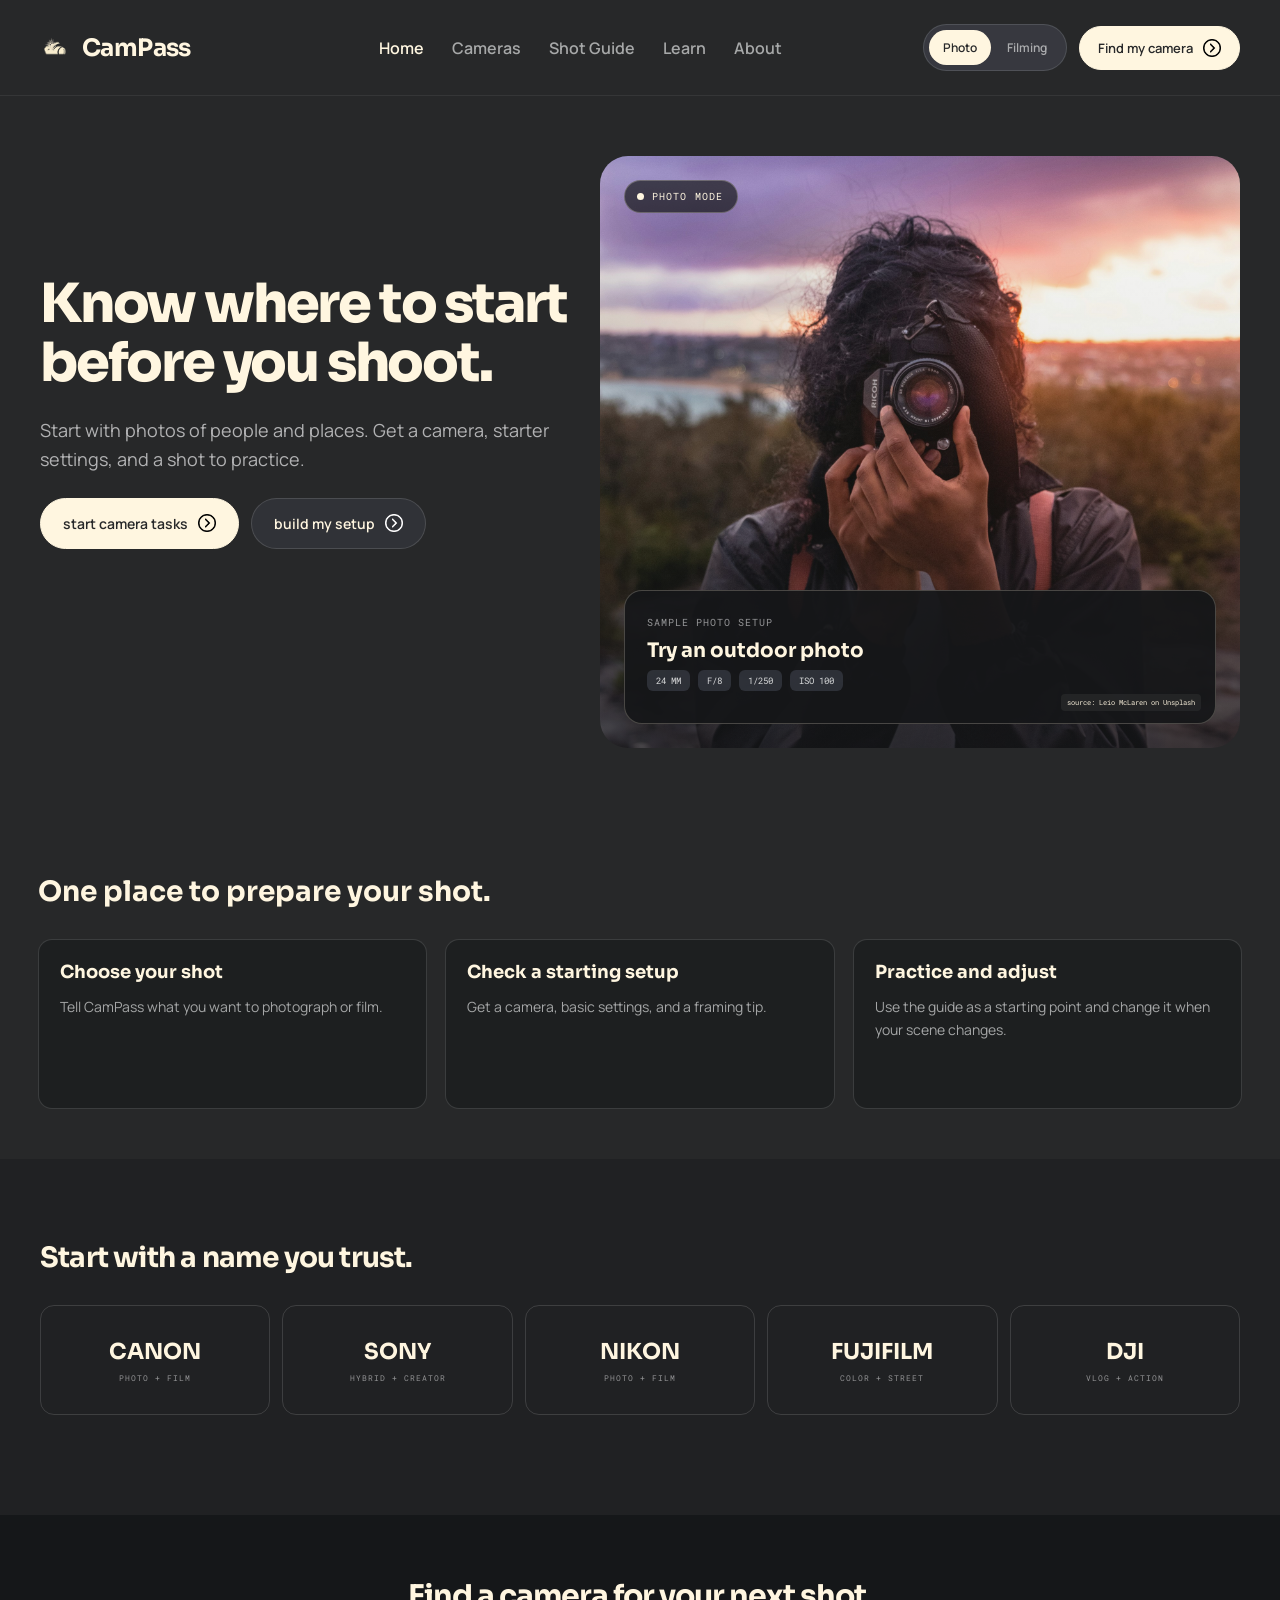
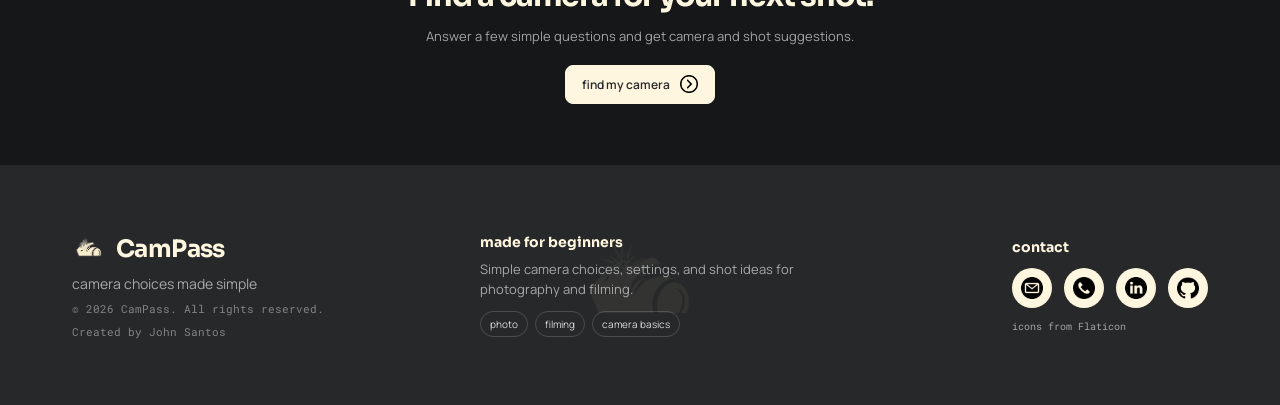
<file: index.html>
<!doctype html>
<html lang="en">
<head>
  <meta charset="utf-8">
  <meta name="viewport" content="width=device-width, initial-scale=1">
  <meta name="description" content="CamPass gives beginners simple camera and shot recommendations.">
  <title>CamPass | Camera choices made simple</title>
  <link rel="icon" type="image/png" href="img/logo/campass-logo-nobg.png">
  <link rel="stylesheet" href="css/style.css">
</head>
<body data-page="home">
  <div class = "page">
    <!-- dito automatic nilalagay nung site.js yung shared nav -->
    <div id="site-header"></div>

    <main>
      <section class = "homeHero">
        <div class = "heroCopy">
          <h1 class = "heroHeading">Know where to start before you shoot.</h1>
          <p id="hero-description">Start with photos of people and places. Get a camera, starter settings, and a shot to practice.</p>

          <div class = "heroActions">
            <a class = "button primary" href="camera-tasks.html">start camera tasks <span class = "arrow" aria-hidden="true"></span></a>
            <a class = "button" href="shoot-setup.html">build my setup <span class = "arrow" aria-hidden="true"></span></a>
          </div>
        </div>

        <!-- para sa hero image local copy para mabilis mag load -->
        <div class = "heroImage">
          <span class = "photoModeLabel" id="hero-mode-label">PHOTO MODE</span>
          <div class = "heroResult">
            <small id="hero-result-label">SAMPLE PHOTO SETUP</small>
            <h2 id="hero-result-title">Try an outdoor photo</h2>
            <div class = "settingTags" id="hero-result-tags"><span>24 MM</span><span>F/8</span><span>1/250</span><span>ISO 100</span></div>
            <a class = "imgCredit" href="https://unsplash.com/photos/person-wearing-black-jacket-taking-picture-using-dslr-camera-UliS9lXfwyw" target="_blank" rel="noopener">source: Leio McLaren on Unsplash</a>
          </div>
        </div>
      </section>

      <section class = "homeGoal">
        <div class = "goalHeading">
          <div><h2>One place to prepare your shot.</h2></div>
        </div>
        <div class = "goalGrid">
          <article class = "goalCard"><strong>Choose your shot</strong><p>Tell CamPass what you want to photograph or film.</p></article>
          <article class = "goalCard"><strong>Check a starting setup</strong><p>Get a camera, basic settings, and a framing tip.</p></article>
          <article class = "goalCard"><strong>Practice and adjust</strong><p>Use the guide as a starting point and change it when your scene changes.</p></article>
        </div>
      </section>

      <section class = "homeBrands">
        <div class = "brandHeading">
          <div>
            <h2>Start with a name you trust.</h2>
          </div>
        </div>

        <div class = "brandGrid">
          <a class = "brandCard" href="cameras.html?brand=canon"><strong>CANON</strong><small>PHOTO + FILM</small></a>
          <a class = "brandCard" href="cameras.html?brand=sony"><strong>SONY</strong><small>HYBRID + CREATOR</small></a>
          <a class = "brandCard" href="cameras.html?brand=nikon"><strong>NIKON</strong><small>PHOTO + FILM</small></a>
          <a class = "brandCard" href="cameras.html?brand=fujifilm"><strong>FUJIFILM</strong><small>COLOR + STREET</small></a>
          <a class = "brandCard" href="cameras.html?brand=dji"><strong>DJI</strong><small>VLOG + ACTION</small></a>
        </div>
      </section>
    </main>

    <section class = "finderCta">
      <h2>Find a camera for your next shot.</h2>
      <p>Answer a few simple questions and get camera and shot suggestions.</p>
      <a class = "button primary small" href="camera-finder.html">find my camera <span class = "arrow" aria-hidden="true"></span></a>
    </section>

    <div id="site-footer"></div>
  </div>

  <script src="js/site.js"></script>
</body>
</html>
</file>
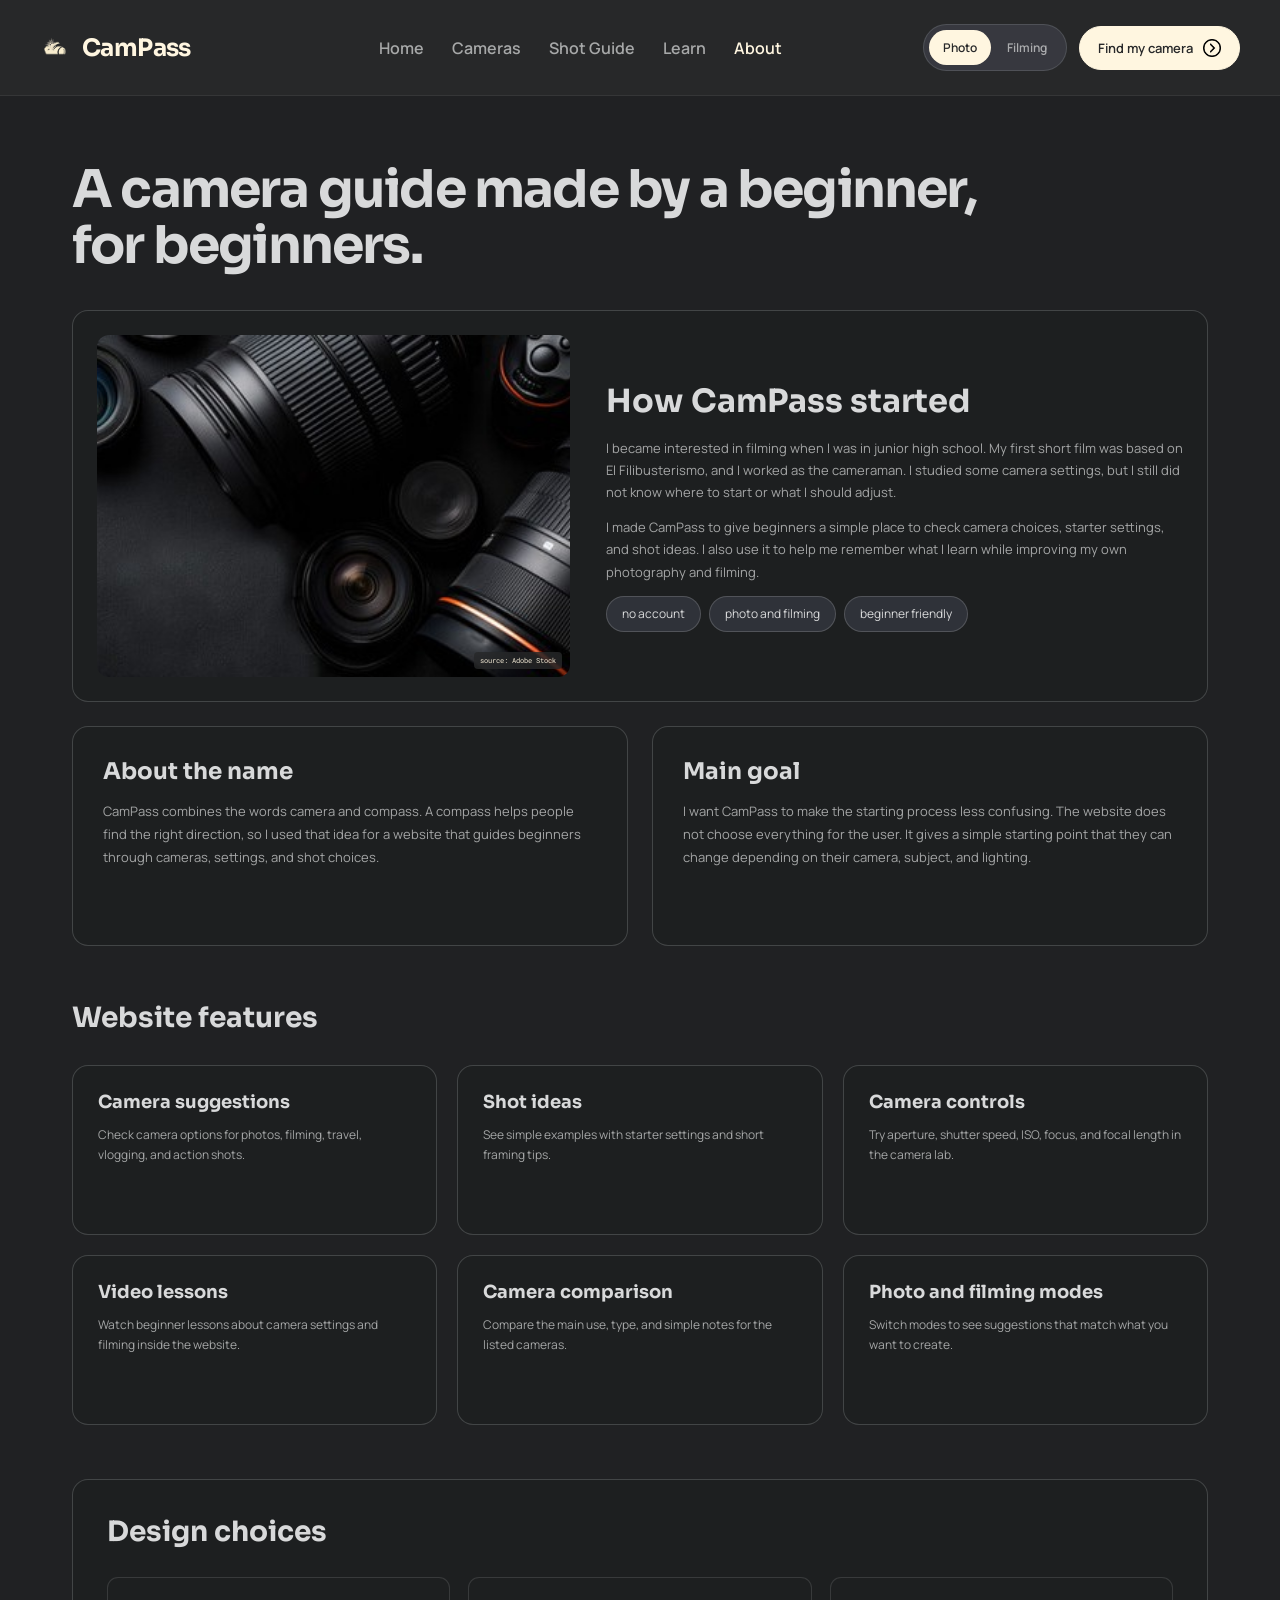
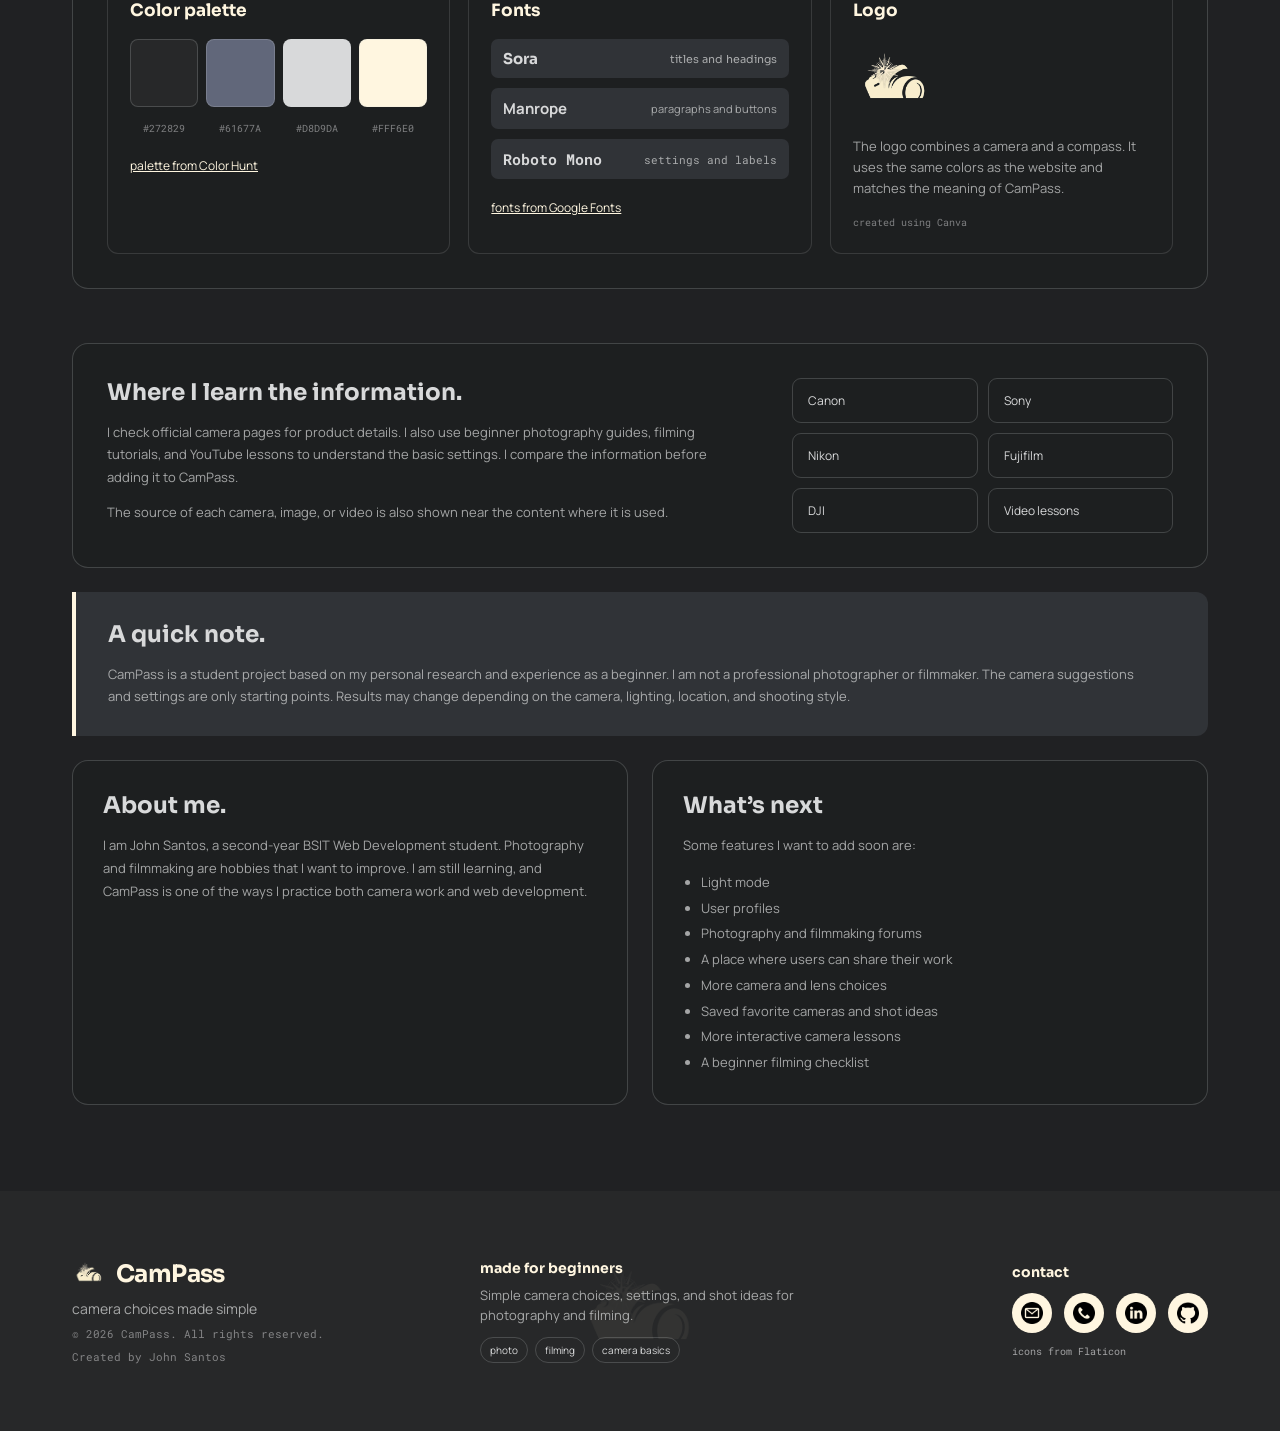
<file: about.html>
<!doctype html>
<html lang="en">
<head>
  <meta charset="utf-8">
  <meta name="viewport" content="width=device-width, initial-scale=1">
  <meta name="description" content="Learn what the CamPass camera guide offers.">
  <title>About | CamPass</title>
  <link rel="icon" type="image/png" href="img/logo/campass-logo-nobg.png">
  <link rel="stylesheet" href="css/style.css">
</head>
<body class = "aboutPage" data-page="about">
  <div class = "page">
    <div id="site-header"></div>

    <main class = "aboutMain wrap">
      <section class = "pageIntro aboutIntro">
        <h1 class = "pageTitle">A camera guide made by a beginner, for beginners.</h1>
      </section>

      <section class = "card aboutPanel">
        <div class = "imgBox cover">
          <img src="img/about/about-camera.jpg" alt = "camera and lenses">
          <a class = "imgCredit" href="https://stock.adobe.com/" target="_blank" rel="noopener">source: Adobe Stock</a>
        </div>
        <div class = "aboutCopy">
          <h2>How CamPass started</h2>
          <p>I became interested in filming when I was in junior high school. My first short film was based on El Filibusterismo, and I worked as the cameraman. I studied some camera settings, but I still did not know where to start or what I should adjust.</p>
          <p>I made CamPass to give beginners a simple place to check camera choices, starter settings, and shot ideas. I also use it to help me remember what I learn while improving my own photography and filming.</p>
          <div class = "tagList"><span class = "tag">no account</span><span class = "tag">photo and filming</span><span class = "tag">beginner friendly</span></div>
        </div>
      </section>

      <section class = "aboutStoryGrid">
        <article class = "card aboutStoryCard">
          <h2>About the name</h2>
          <p>CamPass combines the words camera and compass. A compass helps people find the right direction, so I used that idea for a website that guides beginners through cameras, settings, and shot choices.</p>
        </article>
        <article class = "card aboutStoryCard">
          <h2>Main goal</h2>
          <p>I want CamPass to make the starting process less confusing. The website does not choose everything for the user. It gives a simple starting point that they can change depending on their camera, subject, and lighting.</p>
        </article>
      </section>

      <section class = "aboutSection">
        <div class = "sectionHeading"><h2>Website features</h2></div>
        <div class = "aboutFeatureGrid">
          <article class = "card aboutFeatureCard"><h3>Camera suggestions</h3><p>Check camera options for photos, filming, travel, vlogging, and action shots.</p></article>
          <article class = "card aboutFeatureCard"><h3>Shot ideas</h3><p>See simple examples with starter settings and short framing tips.</p></article>
          <article class = "card aboutFeatureCard"><h3>Camera controls</h3><p>Try aperture, shutter speed, ISO, focus, and focal length in the camera lab.</p></article>
          <article class = "card aboutFeatureCard"><h3>Video lessons</h3><p>Watch beginner lessons about camera settings and filming inside the website.</p></article>
          <article class = "card aboutFeatureCard"><h3>Camera comparison</h3><p>Compare the main use, type, and simple notes for the listed cameras.</p></article>
          <article class = "card aboutFeatureCard"><h3>Photo and filming modes</h3><p>Switch modes to see suggestions that match what you want to create.</p></article>
        </div>
      </section>

      <section class = "card designSection">
        <div class = "designHeading">
          <h2>Design choices</h2>
        </div>
        <div class = "designGrid">
          <article class = "designBlock">
            <h3>Color palette</h3>
            <div class = "colorList">
              <div class = "colorItem"><span class = "colorDark"></span><small>#272829</small></div>
              <div class = "colorItem"><span class = "colorSlate"></span><small>#61677A</small></div>
              <div class = "colorItem"><span class = "colorLight"></span><small>#D8D9DA</small></div>
              <div class = "colorItem"><span class = "colorCream"></span><small>#FFF6E0</small></div>
            </div>
            <a class = "designSource" href="https://colorhunt.co/palette/27282961677ad8d9dafff6e0" target="_blank" rel="noopener">palette from Color Hunt</a>
          </article>
          <article class = "designBlock">
            <h3>Fonts</h3>
            <div class = "fontList">
              <div class = "fontSample soraSample"><strong>Sora</strong><span>titles and headings</span></div>
              <div class = "fontSample manropeSample"><strong>Manrope</strong><span>paragraphs and buttons</span></div>
              <div class = "fontSample monoSample"><strong>Roboto Mono</strong><span>settings and labels</span></div>
            </div>
            <a class = "designSource" href="https://fonts.google.com/" target="_blank" rel="noopener">fonts from Google Fonts</a>
          </article>
          <article class = "designBlock logoBlock">
            <h3>Logo</h3>
            <img src="img/logo/campass-logo-nobg.png" alt = "CamPass logo">
            <p>The logo combines a camera and a compass. It uses the same colors as the website and matches the meaning of CamPass.</p>
            <span class = "logoSource">created using Canva</span>
          </article>
        </div>
      </section>

      <section class = "card aboutSources">
        <div>
          <h2>Where I learn the information.</h2>
          <p>I check official camera pages for product details. I also use beginner photography guides, filming tutorials, and YouTube lessons to understand the basic settings. I compare the information before adding it to CamPass.</p>
          <p>The source of each camera, image, or video is also shown near the content where it is used.</p>
        </div>
        <div class = "sourceLinks" aria-label="camera information sources">
          <a href="https://www.usa.canon.com/" target="_blank" rel="noopener">Canon</a>
          <a href="https://electronics.sony.com/imaging" target="_blank" rel="noopener">Sony</a>
          <a href="https://www.nikonusa.com/" target="_blank" rel="noopener">Nikon</a>
          <a href="https://www.fujifilm-x.com/" target="_blank" rel="noopener">Fujifilm</a>
          <a href="https://www.dji.com/" target="_blank" rel="noopener">DJI</a>
          <a href="camera-video.html">Video lessons</a>
        </div>
      </section>

      <section class = "aboutNote">
        <h2>A quick note.</h2>
        <p>CamPass is a student project based on my personal research and experience as a beginner. I am not a professional photographer or filmmaker. The camera suggestions and settings are only starting points. Results may change depending on the camera, lighting, location, and shooting style.</p>
      </section>

      <section class = "aboutBottomGrid">
        <article class = "card aboutBottomCard">
          <h2>About me.</h2>
          <p>I am John Santos, a second-year BSIT Web Development student. Photography and filmmaking are hobbies that I want to improve. I am still learning, and CamPass is one of the ways I practice both camera work and web development.</p>
        </article>
        <article class = "card aboutBottomCard">
          <h2>What’s next</h2>
          <p>Some features I want to add soon are:</p>
          <ul class = "futureList">
            <li>Light mode</li>
            <li>User profiles</li>
            <li>Photography and filmmaking forums</li>
            <li>A place where users can share their work</li>
            <li>More camera and lens choices</li>
            <li>Saved favorite cameras and shot ideas</li>
            <li>More interactive camera lessons</li>
            <li>A beginner filming checklist</li>
          </ul>
        </article>
      </section>
    </main>

    <div id="site-footer"></div>
  </div>
  <script src="js/site.js"></script>
</body>
</html>
</file>
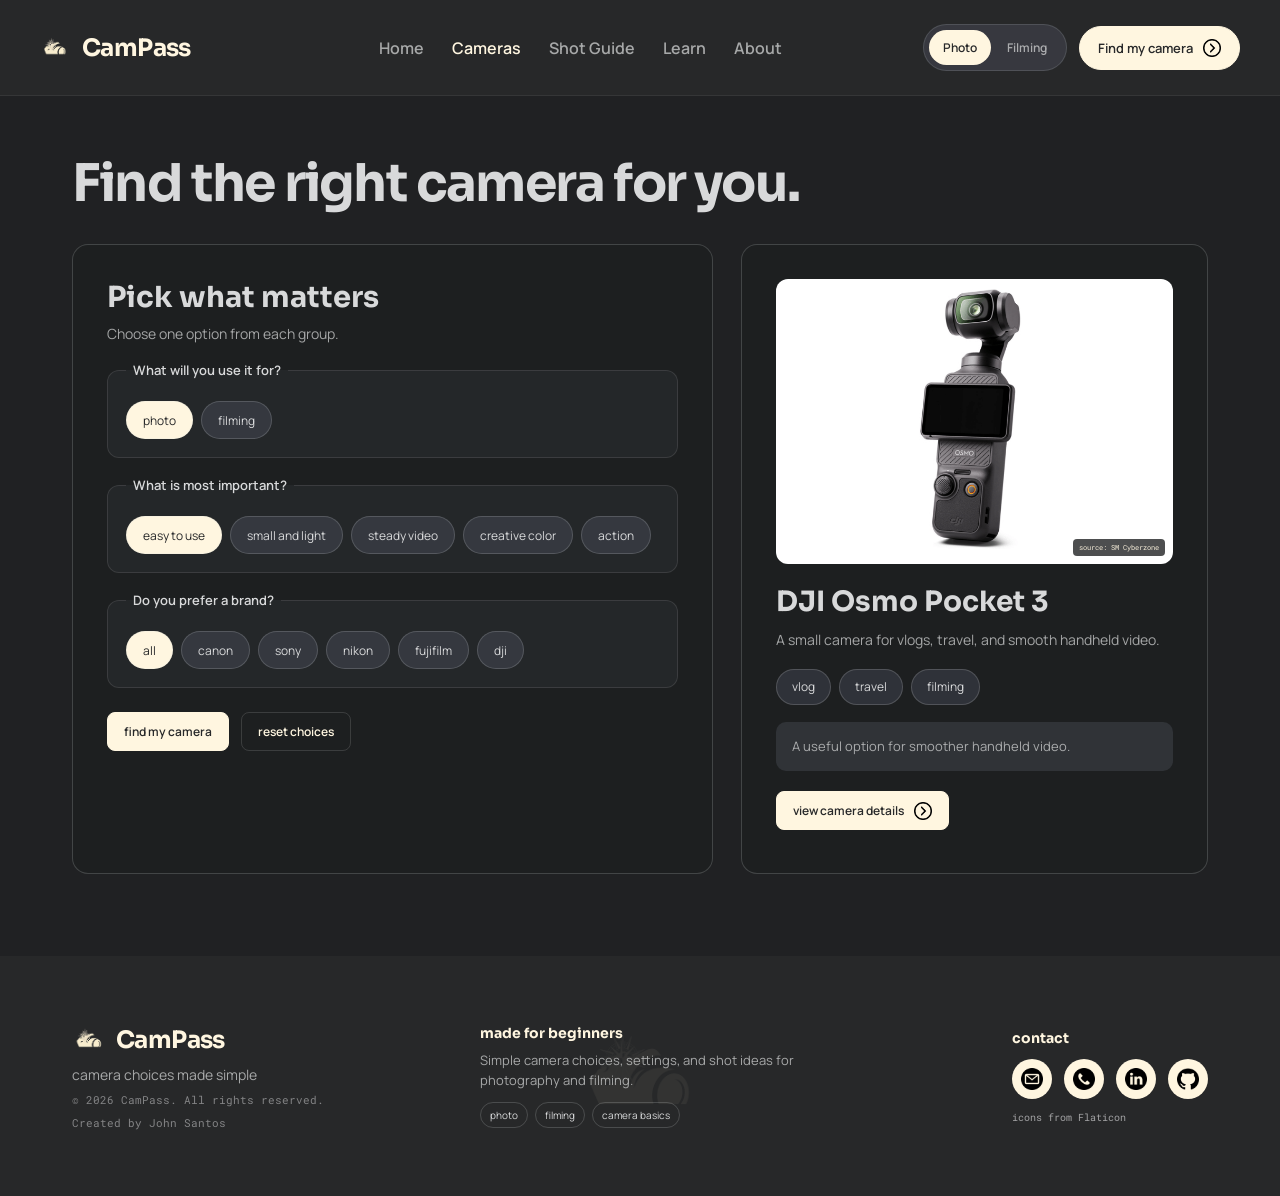
<file: camera-finder.html>
<!doctype html>
<html lang="en">
<head>
  <meta charset="utf-8">
  <meta name="viewport" content="width=device-width, initial-scale=1">
  <meta name="description" content="Answer simple questions to get a CamPass camera suggestion.">
  <title>Camera Finder | CamPass</title>
  <link rel="icon" type="image/png" href="img/logo/campass-logo-nobg.png">
  <link rel="stylesheet" href="css/style.css">
</head>
<body class = "finderPage" data-page="cameras">
  <div class = "page">
    <div id="site-header"></div>

    <main class = "finderMain wrap">
      <section class = "pageIntro">
        <h1 class = "pageTitle">Find the right camera for you.</h1>
      </section>

      <section class = "finderGrid">
        <form class = "card finderForm" id="finder-form">
          <h2>Pick what matters</h2>
          <p>Choose one option from each group.</p>

          <fieldset class = "question" data-choice-group="work">
            <legend>What will you use it for?</legend>
            <div class = "filters"><button class = "chip active" type="button" data-value="photo">photo</button><button class = "chip" type="button" data-value="filming">filming</button></div>
          </fieldset>

          <fieldset class = "question" data-choice-group="priority">
            <legend>What is most important?</legend>
            <div class = "filters"><button class = "chip active" type="button" data-value="easy">easy to use</button><button class = "chip" type="button" data-value="small">small and light</button><button class = "chip" type="button" data-value="smooth">steady video</button><button class = "chip" type="button" data-value="color">creative color</button><button class = "chip" type="button" data-value="action">action</button></div>
          </fieldset>

          <fieldset class = "question" data-choice-group="brand">
            <legend>Do you prefer a brand?</legend>
            <div class = "filters"><button class = "chip active" type="button" data-value="all">all</button><button class = "chip" type="button" data-value="canon">canon</button><button class = "chip" type="button" data-value="sony">sony</button><button class = "chip" type="button" data-value="nikon">nikon</button><button class = "chip" type="button" data-value="fujifilm">fujifilm</button><button class = "chip" type="button" data-value="dji">dji</button></div>
          </fieldset>

          <div class = "formActions"><button class = "button primary small" type="submit">find my camera</button><button class = "button small resetButton" type="reset">reset choices</button></div>
        </form>

        <!-- nagpapalit kapag pinindot yung show camera picks -->
        <article class = "card finderResult" aria-live="polite">
          <div class = "imgBox">
            <img id="result-image" src="img/camera/dji-osmo-pocket-3.png" alt = "camera">
            <a class = "imgCredit" href="https://www.smcyberzone.com/" target="_blank" rel="noopener">source: SM Cyberzone</a>
          </div>
          <h2 id="result-name">DJI Osmo Pocket 3</h2>
          <p id="result-note">A small camera for vlogs, travel, and smooth handheld video.</p>
          <div class = "tagList" id="result-tags"><span class = "tag">vlog</span><span class = "tag">travel</span><span class = "tag">filming</span></div>
          <div class = "resultWhy"><p id="result-reason">A useful option for smoother handheld video.</p></div>
          <a class = "button primary small resultButton" id="result-link" href="camera-info.html?camera=dji-pocket-3">view camera details <span class = "arrow" aria-hidden="true"></span></a>
        </article>
      </section>
    </main>

    <div id="site-footer"></div>
  </div>
  <script src="js/site.js"></script>
</body>
</html>
</file>
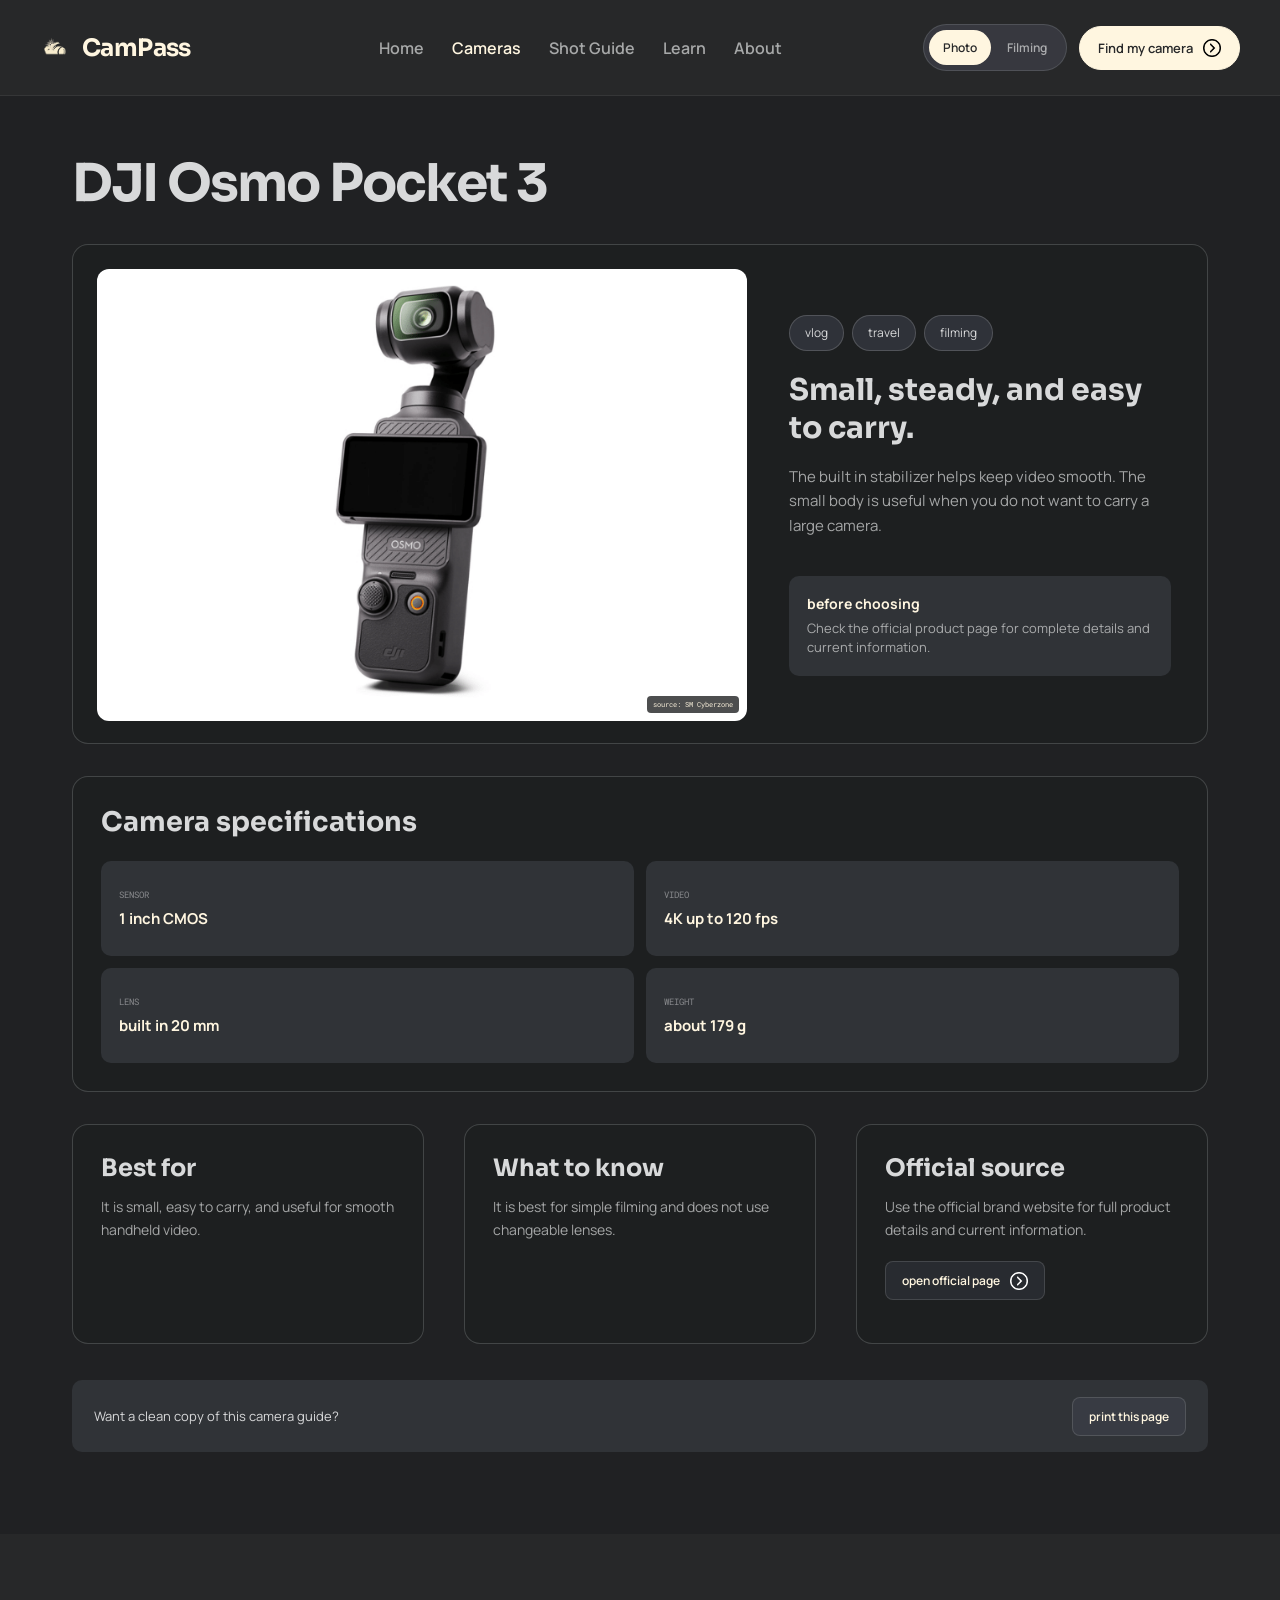
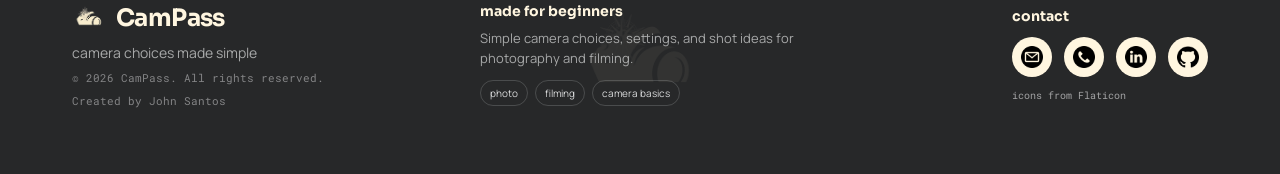
<file: camera-info.html>
<!doctype html>
<html lang="en">
<head>
  <meta charset="utf-8">
  <meta name="viewport" content="width=device-width, initial-scale=1">
  <meta name="description" content="Simple information about a CamPass camera pick.">
  <title>Camera Info | CamPass</title>
  <link rel="icon" type="image/png" href="img/logo/campass-logo-nobg.png">
  <link rel="stylesheet" href="css/style.css">
</head>
<body class = "cameraInfoPage" data-page="cameras">
  <div class = "page">
    <div id="site-header"></div>

    <main class = "cameraInfoMain wrap">
      <section class = "pageIntro">
        <h1 class = "pageTitle" id="camera-info-name">DJI Osmo Pocket 3</h1>
      </section>

      <section class = "card cameraInfoPanel">
        <div class = "imgBox">
            <img id="camera-info-image" src="img/camera/dji-osmo-pocket-3.png" alt = "DJI camera">
          <a class = "imgCredit" id="camera-info-credit" href="https://www.dji.com/osmo-pocket-3" target="_blank" rel="noopener">source: DJI</a>
        </div>

        <div class = "cameraInfoCopy">
          <div class = "tagList" id="camera-info-tags"><span class = "tag">vlog</span><span class = "tag">travel</span><span class = "tag">filming</span></div>
          <h2 id="camera-info-heading">Small, steady, and easy to carry.</h2>
          <p id="camera-info-copy">The built in stabilizer helps keep video smooth. The small body is useful when you do not want to carry a large camera.</p>
          <div class = "simpleNote"><strong>before choosing</strong><p>Check the official product page for complete details and current information.</p></div>
        </div>
      </section>

      <section class = "cameraSpecs">
        <div class = "specsHeading"><h2>Camera specifications</h2></div>
        <div class = "specGrid" id="camera-info-specs">
          <div class = "specItem"><span>sensor</span><strong>1 inch CMOS</strong></div>
          <div class = "specItem"><span>video</span><strong>4K up to 120 fps</strong></div>
          <div class = "specItem"><span>lens</span><strong>built in lens</strong></div>
          <div class = "specItem"><span>weight</span><strong>about 179 g</strong></div>
        </div>
      </section>

      <section class = "infoGrid">
        <article class = "card infoCard"><h3>Best for</h3><p id="camera-info-fit">It is small, easy to carry, and useful for smooth handheld video.</p></article>
        <article class = "card infoCard"><h3>What to know</h3><p id="camera-info-know">It is best for simple filming. It does not use changeable lenses.</p></article>
        <article class = "card infoCard"><h3>Official source</h3><p>Use the official brand website for full product details and current information.</p><a class = "button small infoSource" id="camera-info-official" href="https://www.dji.com/osmo-pocket-3" target="_blank" rel="noopener">open official page <span class = "arrow" aria-hidden="true"></span></a></article>
      </section>

      <div class = "wideNote printTools"><p>Want a clean copy of this camera guide?</p><button class = "button small" type="button" data-print>print this page</button></div>
    </main>

    <div id="site-footer"></div>
  </div>
  <script src="js/site.js"></script>
</body>
</html>
</file>
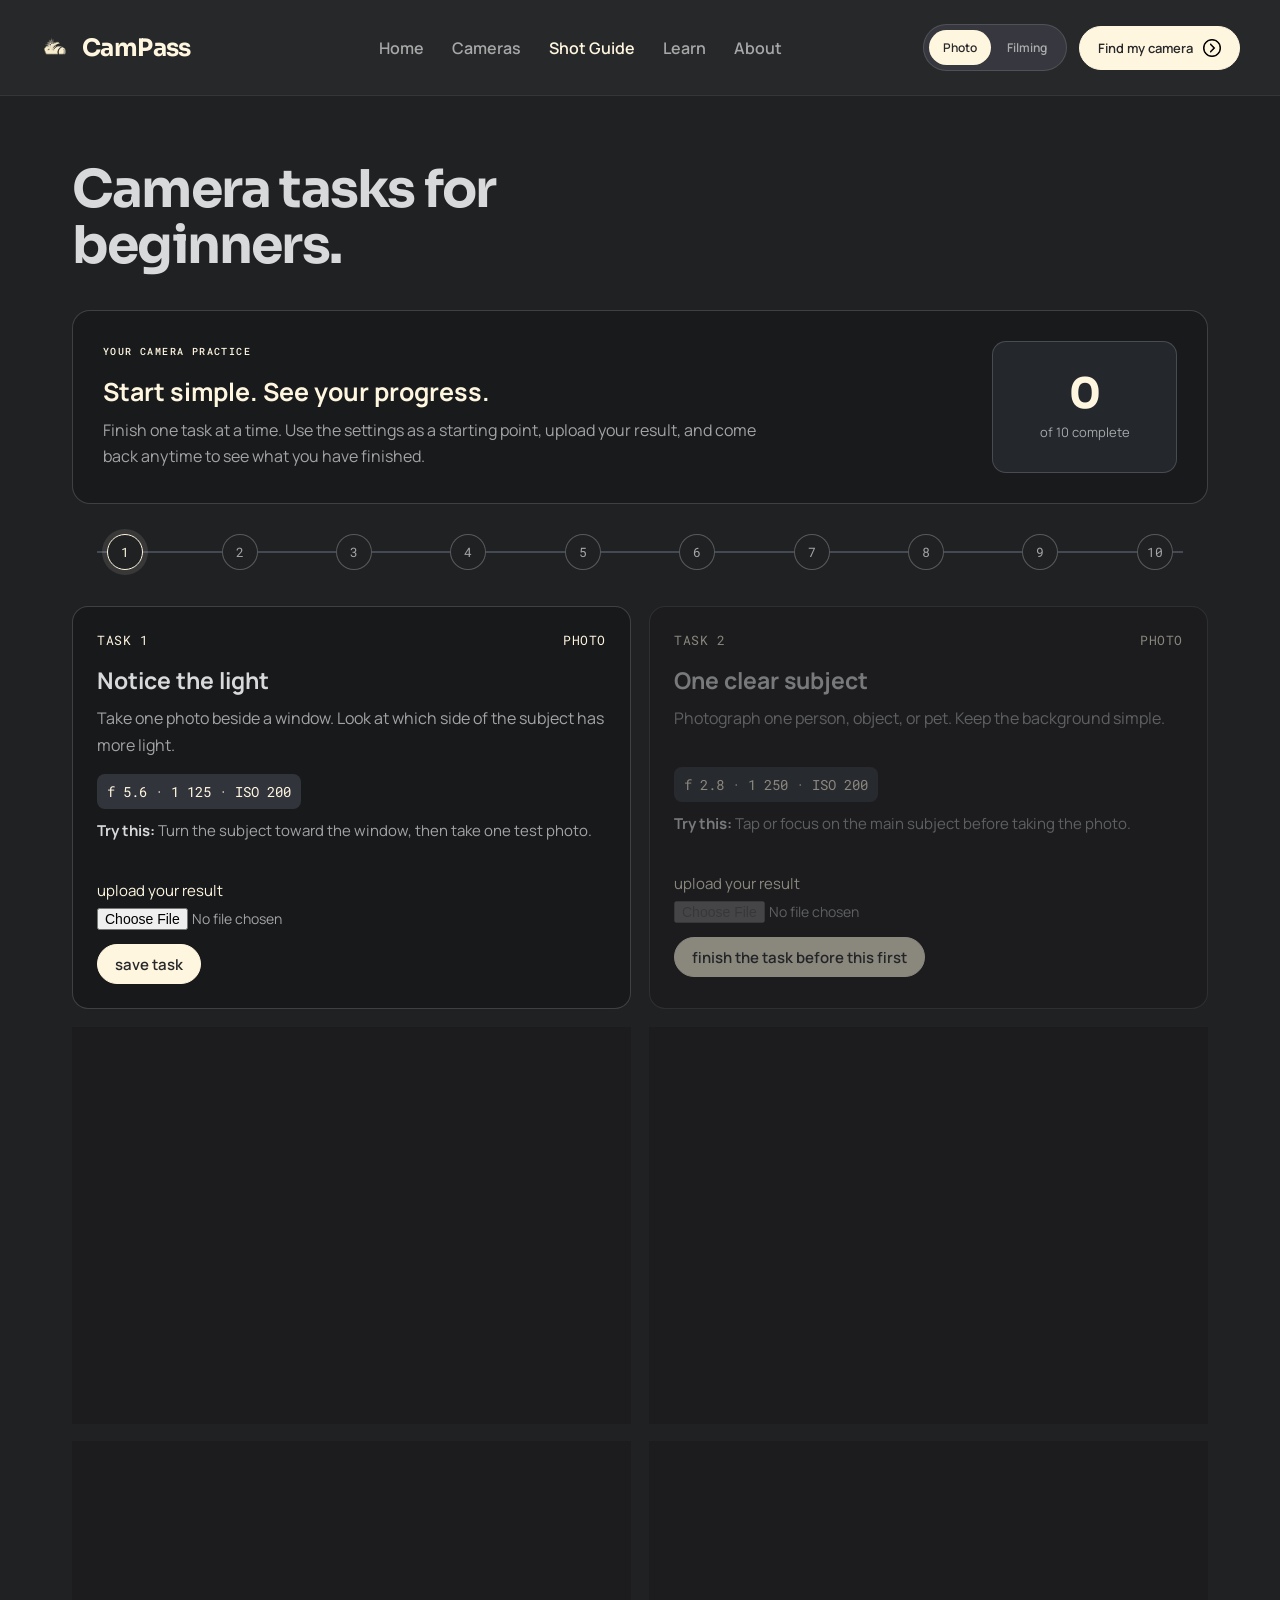
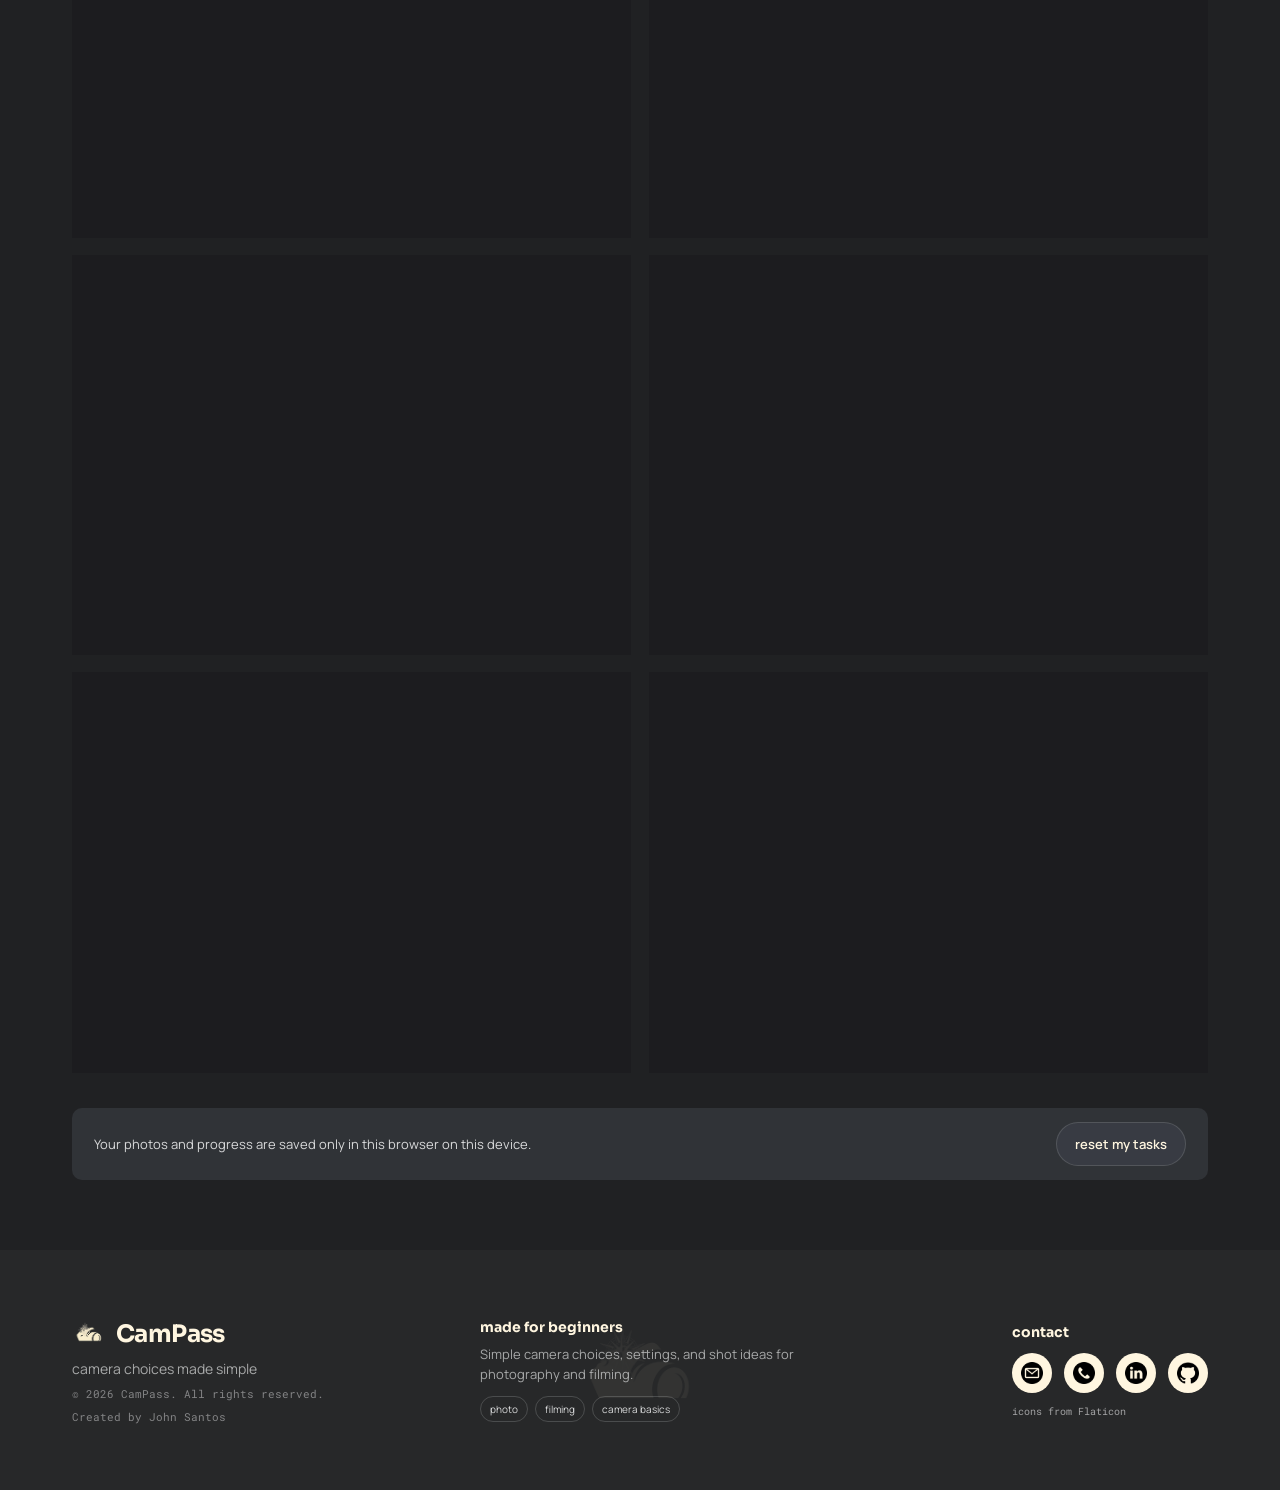
<file: camera-tasks.html>
<!doctype html>
<html lang="en">
<head>
  <meta charset="utf-8">
  <meta name="viewport" content="width=device-width, initial-scale=1">
  <meta name="description" content="A ten step camera practice guide for beginners.">
  <title>Camera Tasks | CamPass</title>
  <link rel="icon" type="image/png" href="img/logo/campass-logo-nobg.png">
  <link rel="stylesheet" href="css/style.css">
</head>
<body class = "taskPage" data-page="shot-guide">
  <div class = "page">
    <div id="site-header"></div>

    <main class = "standardMain taskMain wrap">
      <section class = "pageIntro">
        <h1 class = "pageTitle">Camera tasks for beginners.</h1>
      </section>

      <section class = "taskHero">
        <div>
          <p class = "eyebrow">YOUR CAMERA PRACTICE</p>
          <h2>Start simple. See your progress.</h2>
          <p>Finish one task at a time. Use the settings as a starting point, upload your result, and come back anytime to see what you have finished.</p>
        </div>
        <div class = "taskCount" aria-live="polite"><strong id="task-count">0</strong><span>of 10 complete</span></div>
      </section>

      <section class = "taskLine" id="task-line" aria-label="camera task progress"></section>
      <section class = "taskGrid" id="task-grid" aria-label="camera tasks"></section>

      <div class = "wideNote taskNote"><p>Your photos and progress are saved only in this browser on this device.</p><button class = "button" id="task-reset" type="button">reset my tasks</button></div>
    </main>

    <div id="site-footer"></div>
  </div>
  <script src="js/site.js"></script>
</body>
</html>
</file>
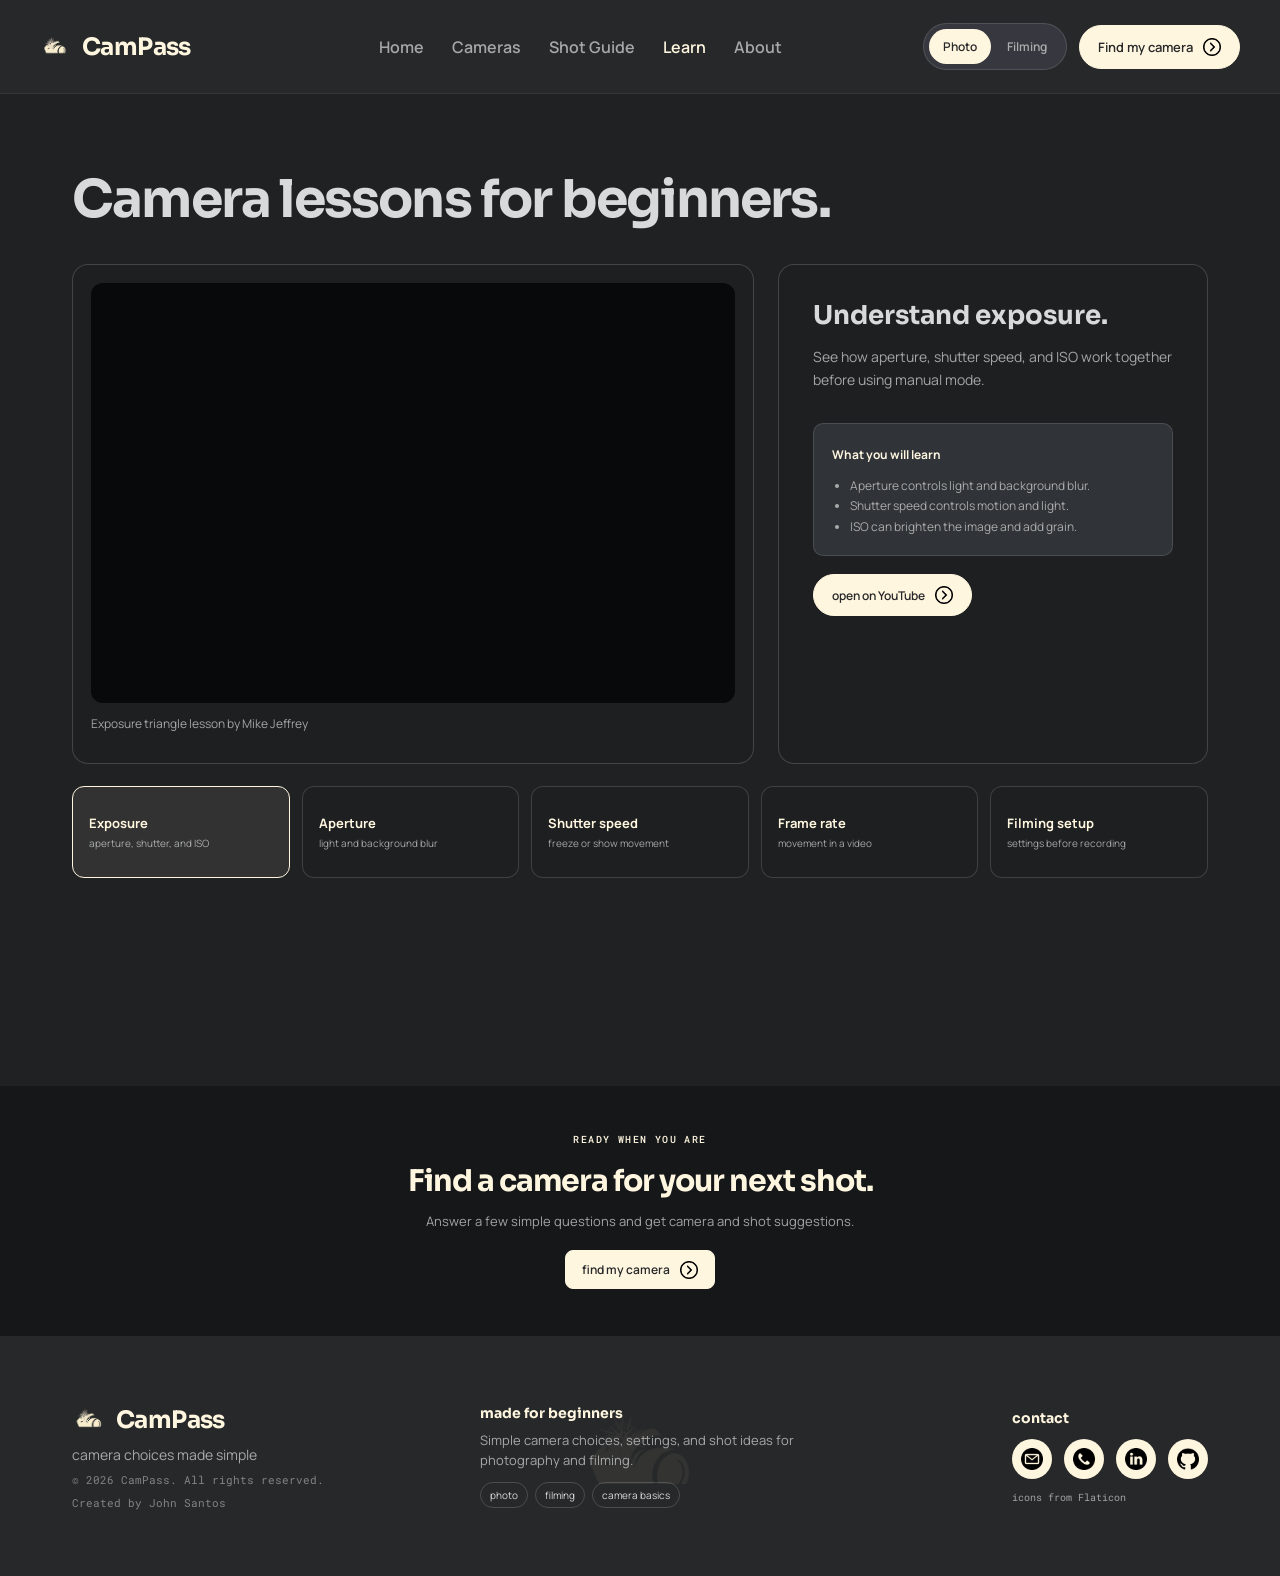
<file: camera-video.html>
<!doctype html>
<html lang="en">
<head>
  <meta charset="utf-8">
  <meta name="viewport" content="width=device-width, initial-scale=1">
  <meta name="description" content="A short CamPass lesson about the exposure triangle.">
  <title>Camera Video | CamPass</title>
  <link rel="icon" type="image/png" href="img/logo/campass-logo-nobg.png">
  <link rel="stylesheet" href="css/style.css">
</head>
<body class = "compactHeader videoPage" data-page="learn">
  <div class = "page">
    <div id="site-header"></div>

    <main class = "videoMain wrap">
      <section class = "pageIntro">
        <h1 class = "pageTitle">Camera lessons for beginners.</h1>
      </section>

      <section class = "videoGrid">
        <figure class = "videoCard">
          <!-- para dito mismo napanood and maswitch yung youtube lesson -->
          <div class = "videoThumb videoEmbed">
            <iframe id="video-player" src="https://www.youtube-nocookie.com/embed/WkZXlfUzuUQ?rel=0" title="Understand exposure YouTube lesson" allow="accelerometer; autoplay; clipboard-write; encrypted-media; gyroscope; picture-in-picture; web-share" referrerpolicy="strict-origin-when-cross-origin" allowfullscreen></iframe>
          </div>
          <figcaption class = "videoCaption" id="video-caption">Exposure triangle lesson by Mike Jeffrey</figcaption>
        </figure>

        <aside class = "lessonCard">
          <h2 id="video-lesson-title">Understand exposure.</h2>
          <p id="video-lesson-copy">See how aperture, shutter speed, and ISO work together before using manual mode.</p>
          <div class = "descriptionBox">
            <strong>What you will learn</strong>
            <ul id="video-lesson-points">
              <li>Aperture controls light and background blur.</li>
              <li>Shutter speed controls motion and light.</li>
              <li>ISO can brighten the image and add grain.</li>
            </ul>
          </div>
          <a class = "button primary videoOpenButton" id="video-youtube-link" href="https://www.youtube.com/watch?v=WkZXlfUzuUQ" target="_blank" rel="noopener">open on YouTube <span class = "arrow" aria-hidden="true"></span></a>
        </aside>
      </section>

      <section class = "videoOptions" aria-label="camera lesson choices">
        <button class = "videoOption active" type="button" data-video-lesson="exposure"><strong>Exposure</strong><small>aperture, shutter, and ISO</small></button>
        <button class = "videoOption" type="button" data-video-lesson="aperture"><strong>Aperture</strong><small>light and background blur</small></button>
        <button class = "videoOption" type="button" data-video-lesson="shutter"><strong>Shutter speed</strong><small>freeze or show movement</small></button>
        <button class = "videoOption" type="button" data-video-lesson="frame"><strong>Frame rate</strong><small>movement in a video</small></button>
        <button class = "videoOption" type="button" data-video-lesson="filming"><strong>Filming setup</strong><small>settings before recording</small></button>
      </section>
    </main>

    <section class = "finderCta">
      <p class = "eyebrow">ready when you are</p>
      <h2>Find a camera for your next shot.</h2>
      <p>Answer a few simple questions and get camera and shot suggestions.</p>
      <a class = "button primary small" href="camera-finder.html">find my camera <span class = "arrow" aria-hidden="true"></span></a>
    </section>

    <div id="site-footer"></div>
  </div>
  <script src="js/site.js"></script>
</body>
</html>
</file>
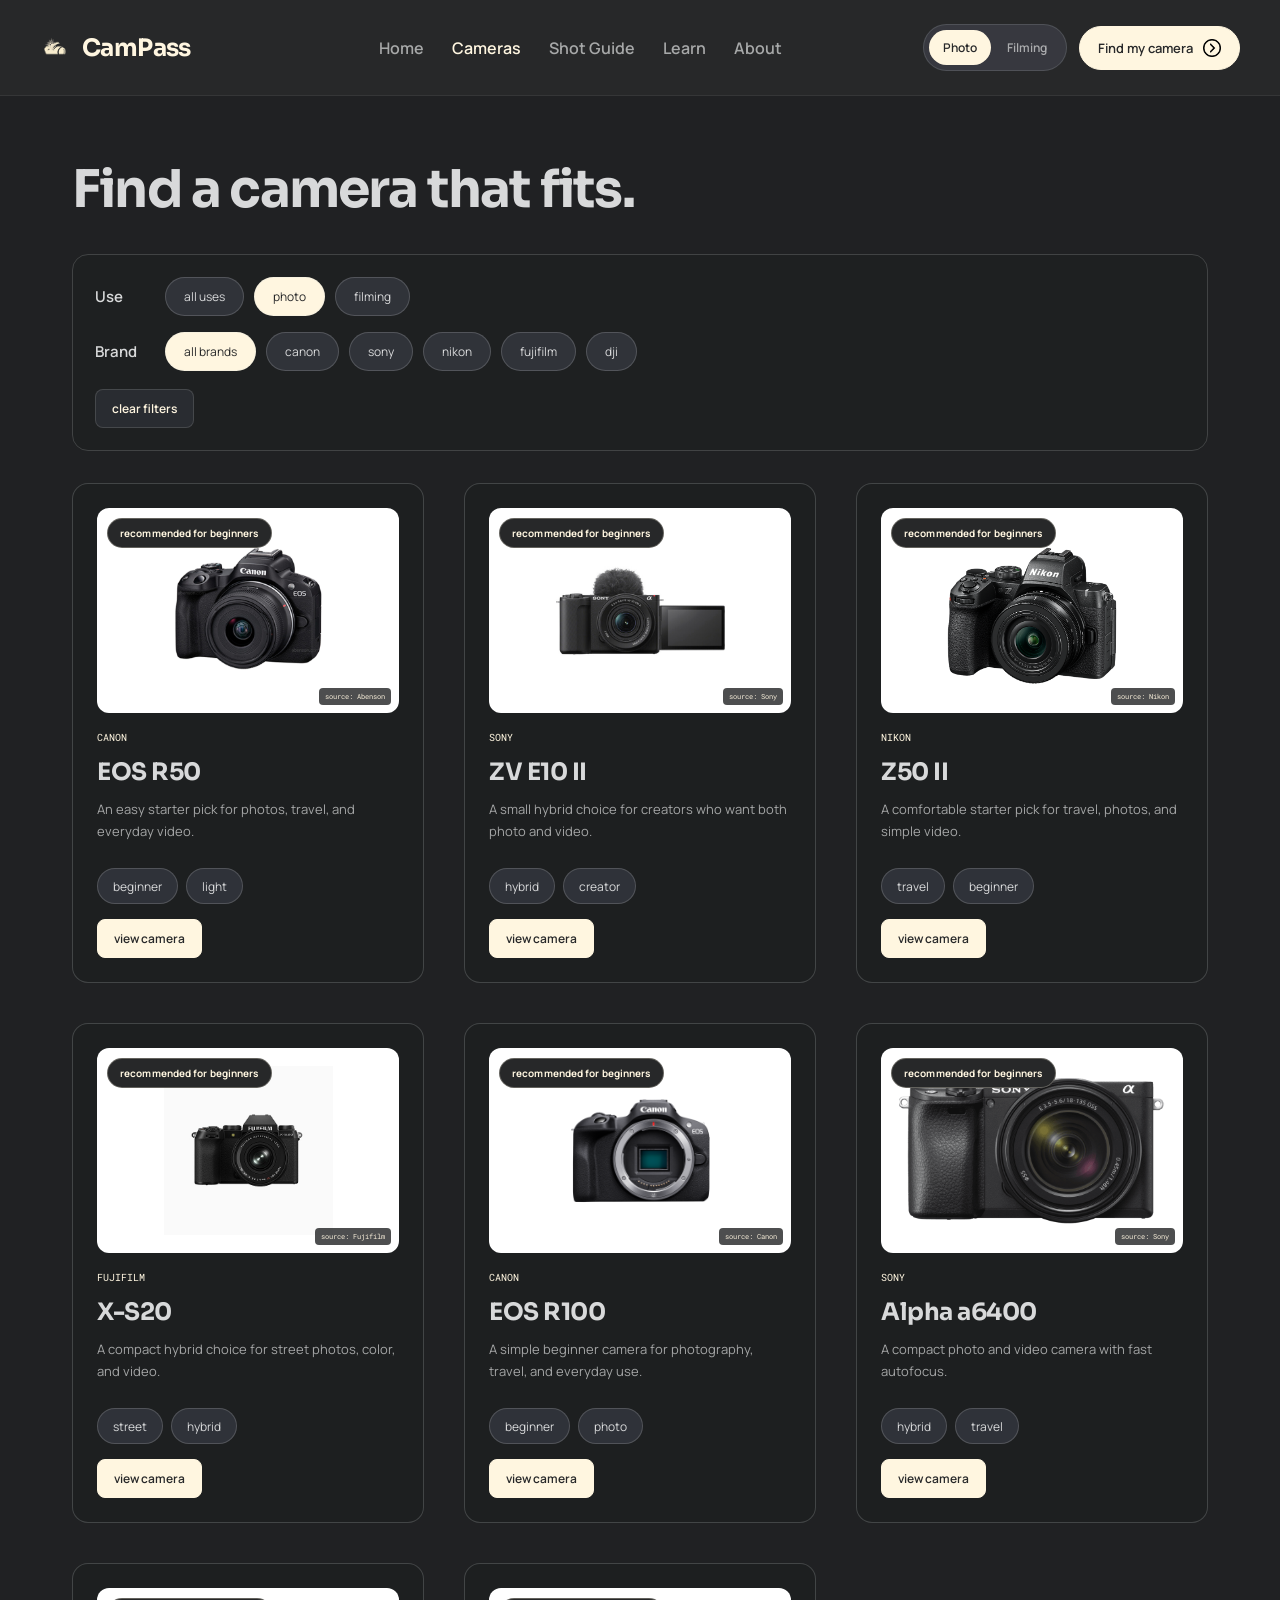
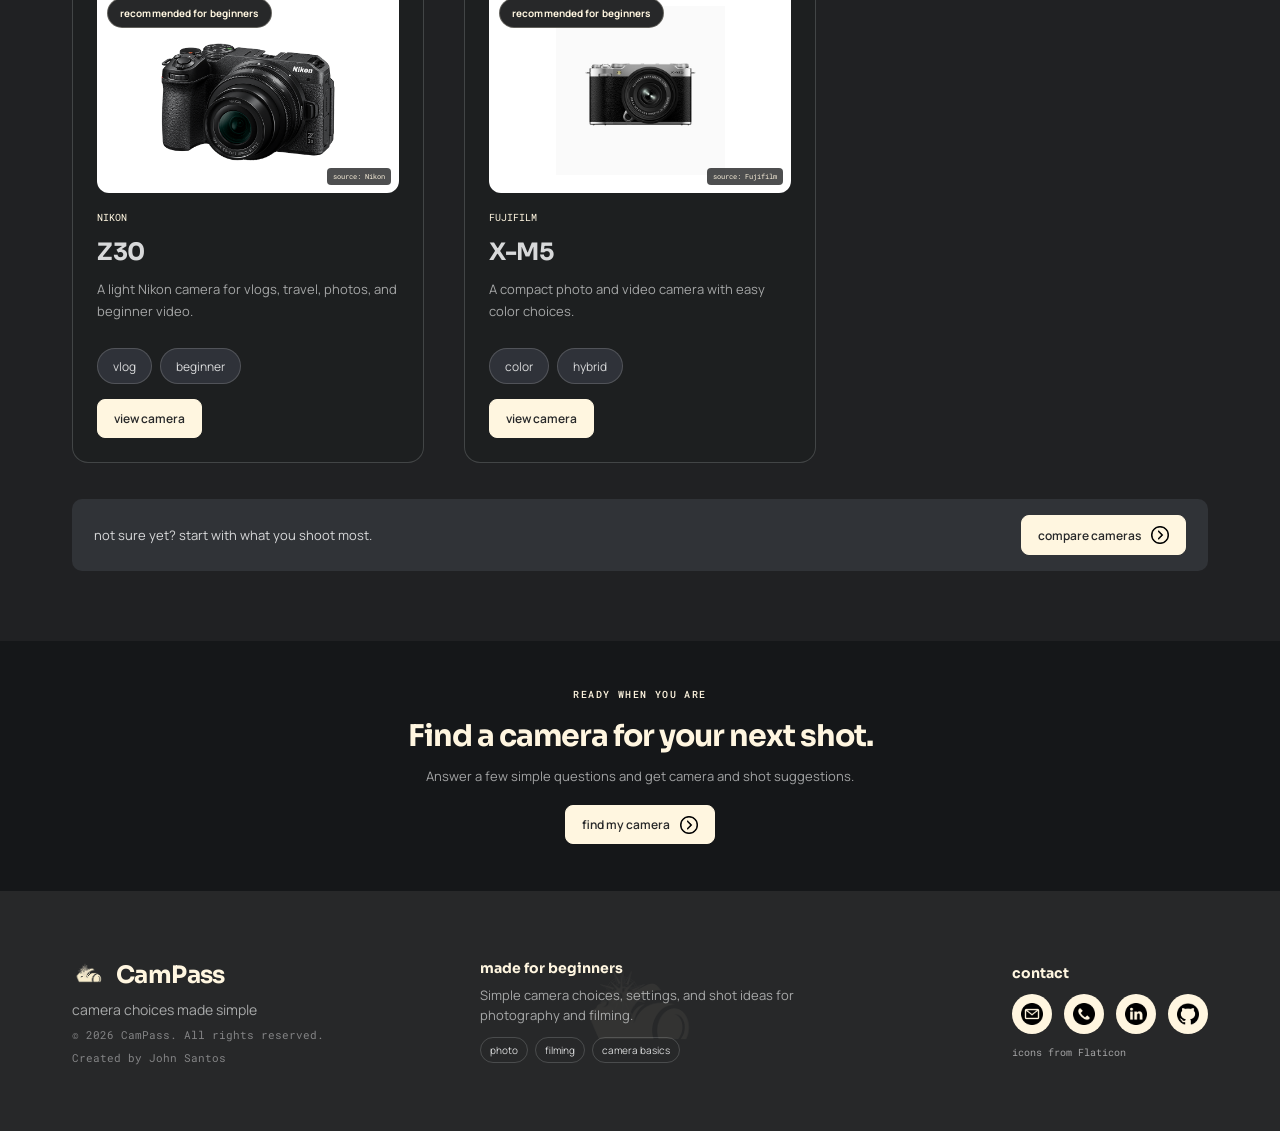
<file: cameras.html>
<!doctype html>
<html lang="en">
<head>
  <meta charset="utf-8">
  <meta name="viewport" content="width=device-width, initial-scale=1">
  <meta name="description" content="Simple beginner camera recommendations from CamPass.">
  <title>Cameras | CamPass</title>
  <link rel="icon" type="image/png" href="img/logo/campass-logo-nobg.png">
  <link rel="stylesheet" href="css/style.css">
</head>
<body class = "camerasPage" data-page="cameras">
  <div class = "page">
    <div id="site-header"></div>

    <main class = "standardMain wrap cameraMain">
      <section class = "pageIntro">
        <div><h1 class = "pageTitle">Find a camera that fits.</h1></div>
      </section>

      <!-- filters lang to, walang login or database na need -->
      <div class = "cameraFilters" data-filter-group="camera" aria-label="camera filters">
        <div class = "filterRow" data-kind="use" role="group" aria-label="camera use">
          <span class = "filterName">Use</span>
          <button class = "chip active" type="button" data-filter="all">all uses</button>
          <button class = "chip" type="button" data-filter="photo">photo</button>
          <button class = "chip" type="button" data-filter="filming">filming</button>
        </div>
        <div class = "filterRow" data-kind="brand" role="group" aria-label="camera brand">
          <span class = "filterName">Brand</span>
          <button class = "chip active" type="button" data-filter="all">all brands</button>
        <button class = "chip" type="button" data-filter="canon">canon</button>
        <button class = "chip" type="button" data-filter="sony">sony</button>
        <button class = "chip" type="button" data-filter="nikon">nikon</button>
        <button class = "chip" type="button" data-filter="fujifilm">fujifilm</button>
        <button class = "chip" type="button" data-filter="dji">dji</button>
        </div>
        <button class = "button secondary small clearFilters" type="button">clear filters</button>
      </div>

      <section class = "cardGrid" aria-label="camera recommendations">
        <p class = "cameraEmpty" role="status" hidden>No cameras match these choices. Try another brand or choose all uses.</p>
        <article class = "card cameraCard" data-tags="canon photo filming">
          <div class = "imgBox">
              <img src="img/camera/canon-eos-r50.jpg" alt = "Canon R50" loading="lazy" decoding="async">
            <a class = "imgCredit" href="https://www.abenson.com/" target="_blank" rel="noopener">source: Abenson</a>
          </div>
          <span class = "cardLabel">CANON</span>
          <h2>EOS R50</h2>
          <p>An easy starter pick for photos, travel, and everyday video.</p>
          <div class = "tagList"><span class = "tag">beginner</span><span class = "tag">light</span></div>
          <a class = "button primary small" href="camera-info.html?camera=canon-r50">view camera</a>
        </article>

        <article class = "card cameraCard" data-tags="sony photo filming">
          <div class = "imgBox">
              <img src="img/camera/sony-zve10-ii.jpg" alt = "Sony ZV E10 II" loading="lazy" decoding="async">
            <a class = "imgCredit" href="https://www.sony.com/" target="_blank" rel="noopener">source: Sony</a>
          </div>
          <span class = "cardLabel">SONY</span>
          <h2>ZV E10 II</h2>
          <p>A small hybrid choice for creators who want both photo and video.</p>
          <div class = "tagList"><span class = "tag">hybrid</span><span class = "tag">creator</span></div>
          <a class = "button primary small" href="camera-info.html?camera=sony-zve10-ii">view camera</a>
        </article>

        <article class = "card cameraCard" data-tags="dji filming">
          <div class = "imgBox">
              <img src="img/camera/dji-osmo-pocket-3.png" alt = "DJI Pocket 3" loading="lazy" decoding="async">
            <a class = "imgCredit" href="https://www.smcyberzone.com/" target="_blank" rel="noopener">source: SM Cyberzone</a>
          </div>
          <span class = "cardLabel">DJI</span>
          <h2>Osmo Pocket 3</h2>
          <p>A simple vlog setup when you want a small camera and smooth motion.</p>
          <div class = "tagList"><span class = "tag">vlog</span><span class = "tag">steady</span></div>
          <a class = "button primary small" href="camera-info.html?camera=dji-pocket-3">view camera</a>
        </article>

        <article class = "card cameraCard" data-tags="nikon photo filming travel beginner">
          <div class = "imgBox">
              <img src="img/camera/nikon-z50-ii.png" alt = "Nikon Z50 II" loading="lazy" decoding="async">
            <a class = "imgCredit" href="https://www.nikonusa.com/p/z50ii/1784/overview" target="_blank" rel="noopener">source: Nikon</a>
          </div>
          <span class = "cardLabel">NIKON</span>
          <h2>Z50 II</h2>
          <p>A comfortable starter pick for travel, photos, and simple video.</p>
          <div class = "tagList"><span class = "tag">travel</span><span class = "tag">beginner</span></div>
          <a class = "button primary small" href="camera-info.html?camera=nikon-z50-ii">view camera</a>
        </article>

        <article class = "card cameraCard" data-tags="fujifilm photo filming street color hybrid">
          <div class = "imgBox">
              <img src="img/camera/fujifilm-xs20.jpg" alt = "Fujifilm X S20" loading="lazy" decoding="async">
            <a class = "imgCredit" href="https://www.fujifilm-x.com/en-us/products/cameras/x-s20/" target="_blank" rel="noopener">source: Fujifilm</a>
          </div>
          <span class = "cardLabel">FUJIFILM</span>
          <h2>X-S20</h2>
          <p>A compact hybrid choice for street photos, color, and video.</p>
          <div class = "tagList"><span class = "tag">street</span><span class = "tag">hybrid</span></div>
          <a class = "button primary small" href="camera-info.html?camera=fujifilm-xs20">view camera</a>
        </article>

        <article class = "card cameraCard" data-tags="dji filming action travel small">
          <div class = "imgBox">
              <img src="img/camera/dji-osmo-action-5-pro.png" alt = "DJI Action 5 Pro" loading="lazy" decoding="async">
            <a class = "imgCredit" href="https://www.dji.com/osmo-action-5-pro" target="_blank" rel="noopener">source: DJI</a>
          </div>
          <span class = "cardLabel">DJI</span>
          <h2>Osmo Action 5 Pro</h2>
          <p>A small action camera for movement, outdoor clips, and travel.</p>
          <div class = "tagList"><span class = "tag">action</span><span class = "tag">small</span></div>
          <a class = "button primary small" href="camera-info.html?camera=dji-action-5">view camera</a>
        </article>

        <article class = "card cameraCard" data-tags="canon photo beginner light">
          <div class = "imgBox">
            <img src="img/camera/canon-eos-r100.png" alt = "Canon R100" loading="lazy" decoding="async">
            <a class = "imgCredit" href="https://www.canon-europe.com/press-centre/product-imagery/cameras-accessories/eos-r100/" target="_blank" rel="noopener">source: Canon</a>
          </div>
          <span class = "cardLabel">CANON</span>
          <h2>EOS R100</h2>
          <p>A simple beginner camera for photography, travel, and everyday use.</p>
          <div class = "tagList"><span class = "tag">beginner</span><span class = "tag">photo</span></div>
          <a class = "button primary small" href="camera-info.html?camera=canon-r100">view camera</a>
        </article>

        <article class = "card cameraCard" data-tags="canon filming creator vlog">
          <div class = "imgBox">
            <img src="img/camera/canon-eos-r50-v.png" alt = "Canon R50 V" loading="lazy" decoding="async">
            <a class = "imgCredit" href="https://www.precision-camera.com/canon-eos-r50-v-mirrorless-camera-body/" target="_blank" rel="noopener">source: Precision Camera</a>
          </div>
          <span class = "cardLabel">CANON</span>
          <h2>EOS R50 V</h2>
          <p>A small Canon camera made for vlogs, short films, and creator work.</p>
          <div class = "tagList"><span class = "tag">filming</span><span class = "tag">creator</span></div>
          <a class = "button primary small" href="camera-info.html?camera=canon-r50-v">view camera</a>
        </article>

        <article class = "card cameraCard" data-tags="sony photo filming travel hybrid">
          <div class = "imgBox">
            <img src="img/camera/sony-a6400.png" alt = "Sony a6400" loading="lazy" decoding="async">
            <a class = "imgCredit" href="https://electronics.sony.com/imaging/interchangeable-lens-cameras/aps-c/p/ilce6400m-b" target="_blank" rel="noopener">source: Sony</a>
          </div>
          <span class = "cardLabel">SONY</span>
          <h2>Alpha a6400</h2>
          <p>A compact photo and video camera with fast autofocus.</p>
          <div class = "tagList"><span class = "tag">hybrid</span><span class = "tag">travel</span></div>
          <a class = "button primary small" href="camera-info.html?camera=sony-a6400">view camera</a>
        </article>

        <article class = "card cameraCard" data-tags="sony filming vlog small">
          <div class = "imgBox">
            <img src="img/camera/sony-zv-1-ii.png" alt = "Sony ZV 1 II" loading="lazy" decoding="async">
            <a class = "imgCredit" href="https://store.sony.com.au/zv-series/ZV1M2.html" target="_blank" rel="noopener">source: Sony</a>
          </div>
          <span class = "cardLabel">SONY</span>
          <h2>ZV-1 II</h2>
          <p>A pocket-sized fixed-lens camera made for simple vlogging.</p>
          <div class = "tagList"><span class = "tag">vlog</span><span class = "tag">small</span></div>
          <a class = "button primary small" href="camera-info.html?camera=sony-zv-1-ii">view camera</a>
        </article>

        <article class = "card cameraCard" data-tags="nikon photo filming beginner vlog travel">
          <div class = "imgBox">
            <img src="img/camera/nikon-z30.png" alt = "Nikon Z30" loading="lazy" decoding="async">
            <a class = "imgCredit" href="https://www.nikonusa.com/p/z-30/1749/overview" target="_blank" rel="noopener">source: Nikon</a>
          </div>
          <span class = "cardLabel">NIKON</span>
          <h2>Z30</h2>
          <p>A light Nikon camera for vlogs, travel, photos, and beginner video.</p>
          <div class = "tagList"><span class = "tag">vlog</span><span class = "tag">beginner</span></div>
          <a class = "button primary small" href="camera-info.html?camera=nikon-z30">view camera</a>
        </article>

        <article class = "card cameraCard" data-tags="fujifilm photo filming color street hybrid small">
          <div class = "imgBox">
            <img src="img/camera/fujifilm-xm5.jpg" alt = "Fujifilm X M5" loading="lazy" decoding="async">
            <a class = "imgCredit" href="https://www.fujifilm-x.com/en-us/products/cameras/x-m5/" target="_blank" rel="noopener">source: Fujifilm</a>
          </div>
          <span class = "cardLabel">FUJIFILM</span>
          <h2>X-M5</h2>
          <p>A compact photo and video camera with easy color choices.</p>
          <div class = "tagList"><span class = "tag">color</span><span class = "tag">hybrid</span></div>
          <a class = "button primary small" href="camera-info.html?camera=fujifilm-xm5">view camera</a>
        </article>
      </section>

      <div class = "wideNote"><p>not sure yet? start with what you shoot most.</p><a class = "button primary small compareButton" href="compare.html">compare cameras <span class = "arrow" aria-hidden="true"></span></a></div>
    </main>

    <section class = "finderCta">
      <p class = "eyebrow">ready when you are</p>
      <h2>Find a camera for your next shot.</h2>
      <p>Answer a few simple questions and get camera and shot suggestions.</p>
      <a class = "button primary small" href="camera-finder.html">find my camera <span class = "arrow" aria-hidden="true"></span></a>
    </section>

    <div id="site-footer"></div>
  </div>
  <script src="js/site.js"></script>
</body>
</html>
</file>
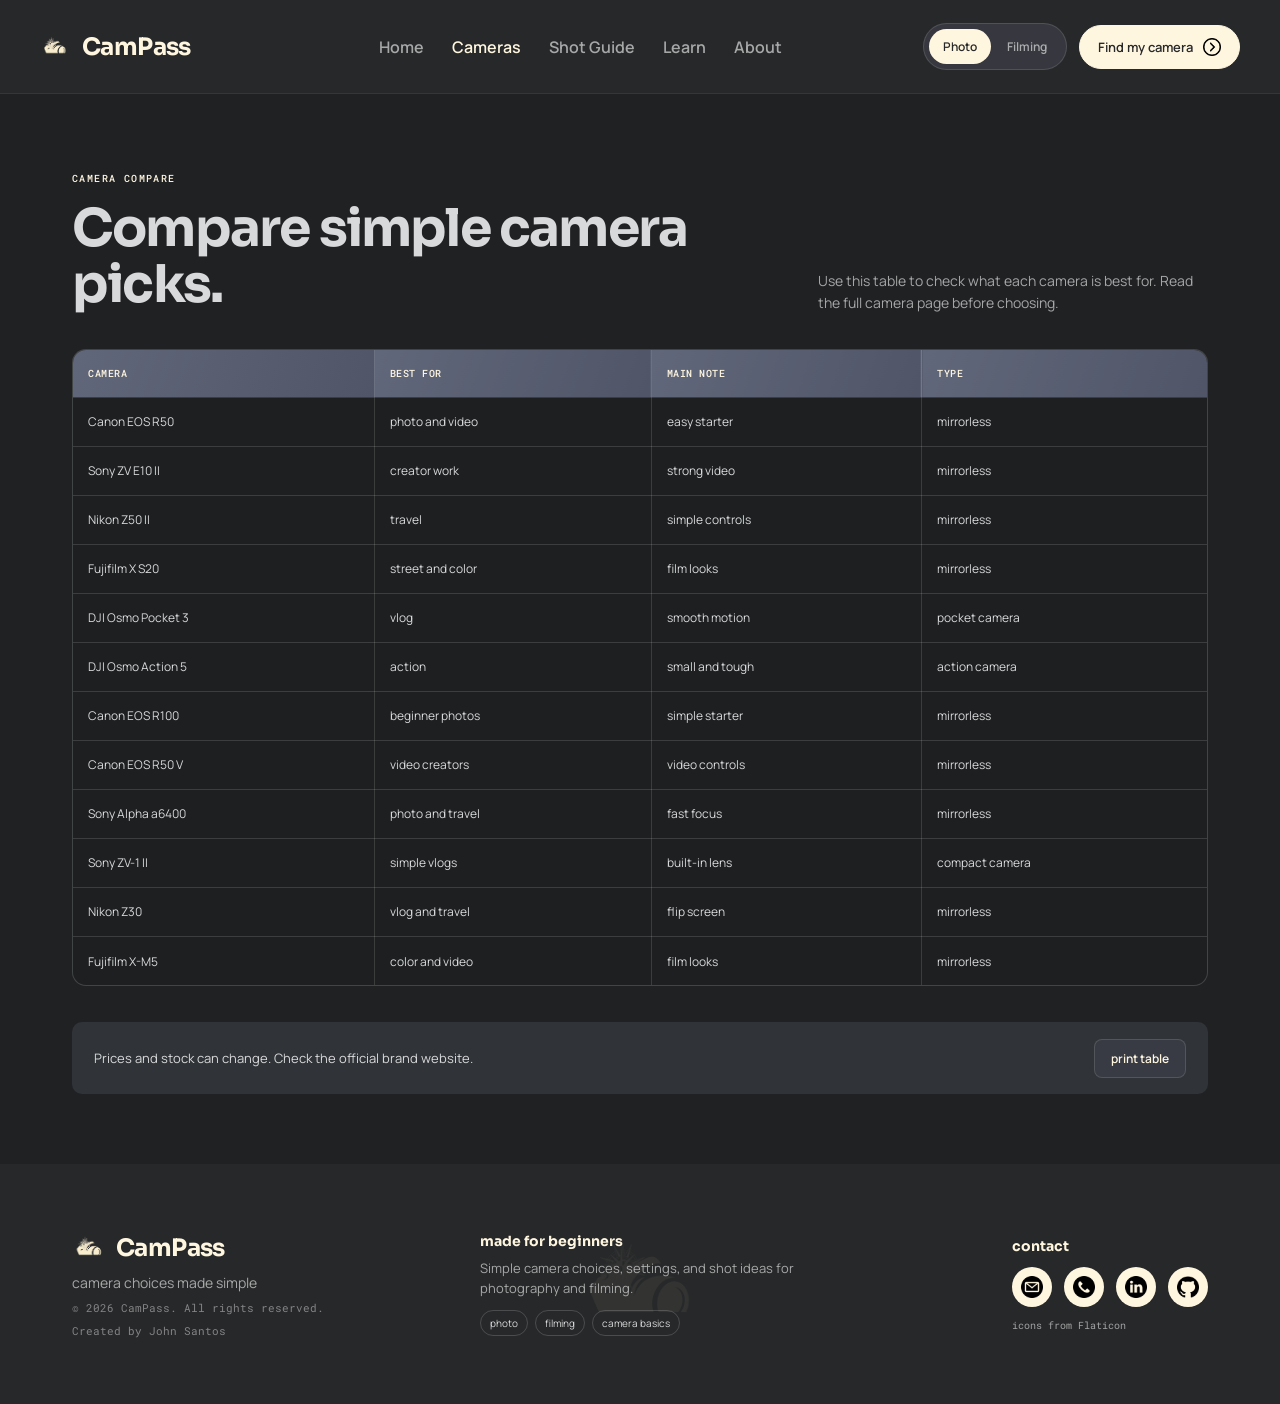
<file: compare.html>
<!doctype html>
<html lang="en">
<head>
  <meta charset="utf-8">
  <meta name="viewport" content="width=device-width, initial-scale=1">
  <meta name="description" content="Compare simple CamPass camera recommendations.">
  <title>Compare Cameras | CamPass</title>
  <link rel="icon" type="image/png" href="img/logo/campass-logo-nobg.png">
  <link rel="stylesheet" href="css/style.css">
</head>
<body class = "compactHeader comparePage" data-page="cameras">
  <div class = "page">
    <div id="site-header"></div>

    <main class = "compareMain wrap">
      <section class = "pageIntro">
        <div><p class = "eyebrow">camera compare</p><h1 class = "pageTitle">Compare simple camera picks.</h1></div>
        <p class = "introCopy">Use this table to check what each camera is best for. Read the full camera page before choosing.</p>
      </section>

      <!-- simple table lang para mabilis makita yung main differences -->
      <div class = "tableWrap">
        <table>
          <thead><tr><th>camera</th><th>best for</th><th>main note</th><th>type</th></tr></thead>
          <tbody>
            <tr><td>Canon EOS R50</td><td>photo and video</td><td>easy starter</td><td>mirrorless</td></tr>
            <tr><td>Sony ZV E10 II</td><td>creator work</td><td>strong video</td><td>mirrorless</td></tr>
            <tr><td>Nikon Z50 II</td><td>travel</td><td>simple controls</td><td>mirrorless</td></tr>
            <tr><td>Fujifilm X S20</td><td>street and color</td><td>film looks</td><td>mirrorless</td></tr>
            <tr><td>DJI Osmo Pocket 3</td><td>vlog</td><td>smooth motion</td><td>pocket camera</td></tr>
            <tr><td>DJI Osmo Action 5</td><td>action</td><td>small and tough</td><td>action camera</td></tr>
            <tr><td>Canon EOS R100</td><td>beginner photos</td><td>simple starter</td><td>mirrorless</td></tr>
            <tr><td>Canon EOS R50 V</td><td>video creators</td><td>video controls</td><td>mirrorless</td></tr>
            <tr><td>Sony Alpha a6400</td><td>photo and travel</td><td>fast focus</td><td>mirrorless</td></tr>
            <tr><td>Sony ZV-1 II</td><td>simple vlogs</td><td>built-in lens</td><td>compact camera</td></tr>
            <tr><td>Nikon Z30</td><td>vlog and travel</td><td>flip screen</td><td>mirrorless</td></tr>
            <tr><td>Fujifilm X-M5</td><td>color and video</td><td>film looks</td><td>mirrorless</td></tr>
          </tbody>
        </table>
      </div>

      <div class = "wideNote"><p>Prices and stock can change. Check the official brand website.</p><div class = "noteActions"><button class = "button small" type="button" data-print>print table</button></div></div>
    </main>

    <div id="site-footer"></div>
  </div>
  <script src="js/site.js"></script>
</body>
</html>
</file>
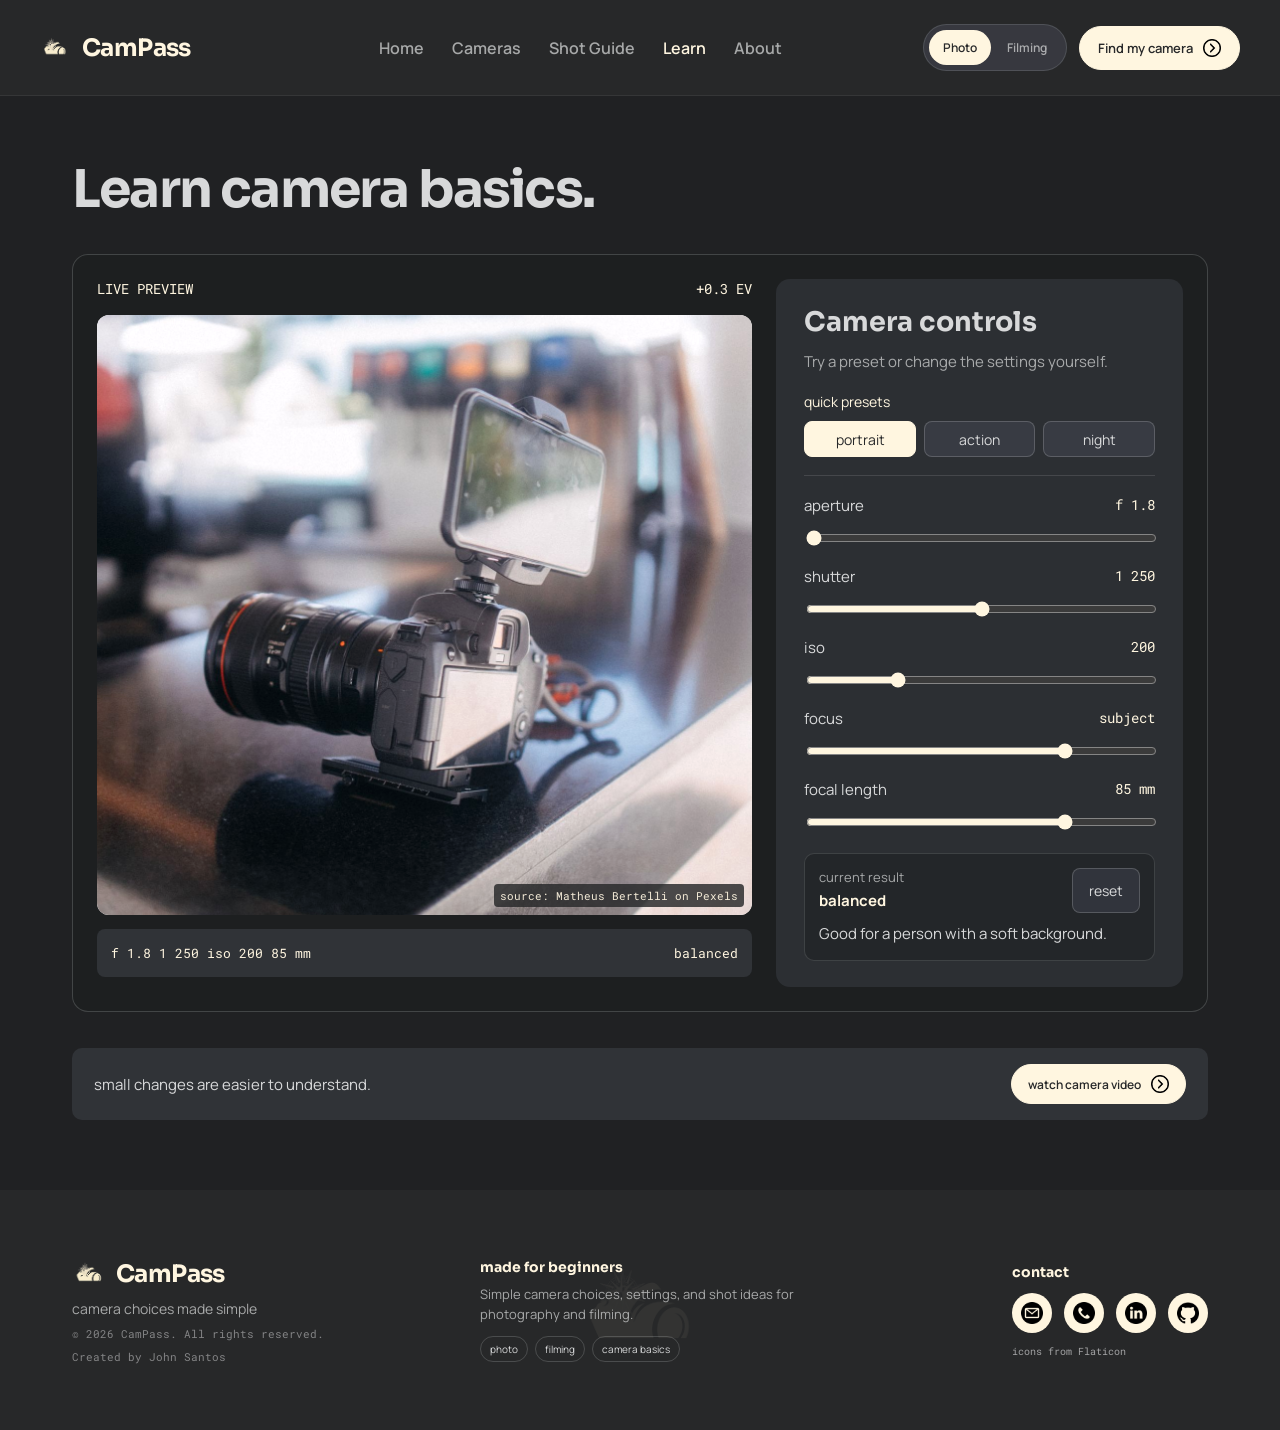
<file: learn.html>
<!doctype html>
<html lang="en">
<head>
  <meta charset="utf-8">
  <meta name="viewport" content="width=device-width, initial-scale=1">
  <meta name="description" content="Learn basic camera settings with a simple interactive preview.">
  <title>Learn Camera Basics | CamPass</title>
  <link rel="icon" type="image/png" href="img/logo/campass-logo-nobg.png">
  <link rel="stylesheet" href="css/style.css">
</head>
<body class = "learnPage" data-page="learn">
  <div class = "page">
    <div id="site-header"></div>

    <main class = "standardMain learnMain wrap">
      <section class = "pageIntro">
        <h1 class = "pageTitle">Learn camera basics.</h1>
      </section>

      <!-- working yung sliders pero simple para madaling aralin din -->
      <section class = "learnPanel" aria-label="interactive camera controls">
        <div>
          <div class = "previewHead"><span>LIVE PREVIEW</span><span id="exposure-value">0.0 EV</span></div>
          <div class = "learnPreview imgBox cover" id="learn-preview">
            <img src="img/learn/learn-camera-preview.jpg" alt = "camera on counter">
            <span class = "grainLayer" aria-hidden="true"></span>
            <a class = "imgCredit" href="https://www.pexels.com/photo/camera-on-a-kitchen-counter-12497809/" target="_blank" rel="noopener">source: Matheus Bertelli on Pexels</a>
          </div>
          <div class = "previewSettings"><span id="preview-values">f 2.8&nbsp;&nbsp; 1 250&nbsp;&nbsp; iso 400&nbsp;&nbsp; 50 mm</span><span id="exposure-label">balanced</span></div>
        </div>

        <div class = "controlPanel" id="camera-controls">
          <h2>Camera controls</h2>
          <p>Try a preset or change the settings yourself.</p>

          <div class = "presetArea">
            <span class = "controlSectionTitle">quick presets</span>
            <div class = "presetButtons">
              <button type="button" data-camera-preset="portrait" data-preset-mode="photo">portrait</button>
              <button type="button" data-camera-preset="action" data-preset-mode="photo">action</button>
              <button type="button" data-camera-preset="night" data-preset-mode="photo">night</button>
              <button type="button" data-camera-preset="vlog" data-preset-mode="filming">vlog</button>
              <button type="button" data-camera-preset="interview" data-preset-mode="filming">interview</button>
              <button type="button" data-camera-preset="handheld" data-preset-mode="filming">handheld</button>
            </div>
          </div>

          <div class = "cameraControl">
            <label class = "controlLabel" for="aperture"><span>aperture</span><output id="aperture-value">f 2.8</output></label>
            <input id="aperture" type="range" min="0" max="4" value="2" data-output="aperture-value" data-labels="f 1.8|f 2.0|f 2.8|f 4.0|f 5.6">
          </div>
          <div class = "cameraControl">
            <label class = "controlLabel" for="shutter"><span>shutter</span><output id="shutter-value">1 250</output></label>
            <input id="shutter" type="range" min="0" max="4" value="2" data-output="shutter-value" data-labels="1 50|1 125|1 250|1 500|1 1000">
          </div>
          <div class = "cameraControl">
            <label class = "controlLabel" for="iso"><span>iso</span><output id="iso-value">400</output></label>
            <input id="iso" type="range" min="0" max="4" value="2" data-output="iso-value" data-labels="100|200|400|800|1600">
          </div>
          <div class = "cameraControl">
            <label class = "controlLabel" for="focus"><span>focus</span><output id="focus-value">subject</output></label>
            <input id="focus" type="range" min="0" max="4" value="3" data-output="focus-value" data-labels="near|front|middle|subject|far">
          </div>
          <div class = "cameraControl">
            <label class = "controlLabel" for="focal"><span>focal length</span><output id="focal-value">50 mm</output></label>
            <input id="focal" type="range" min="0" max="4" value="2" data-output="focal-value" data-labels="18 mm|35 mm|50 mm|85 mm|105 mm">
          </div>

          <div class = "controlResult">
            <div><span>current result</span><strong id="control-result-label">balanced</strong></div>
            <button id="reset-controls" type="button">reset</button>
            <p id="control-tip" aria-live="polite">Move a slider or choose a preset.</p>
          </div>
        </div>
      </section>

      <div class = "wideNote"><p>small changes are easier to understand.</p><a class = "button primary learnVideoButton" href="camera-video.html">watch camera video <span class = "arrow" aria-hidden="true"></span></a></div>
    </main>

    <div id="site-footer"></div>
  </div>
  <script src="js/site.js"></script>
</body>
</html>
</file>
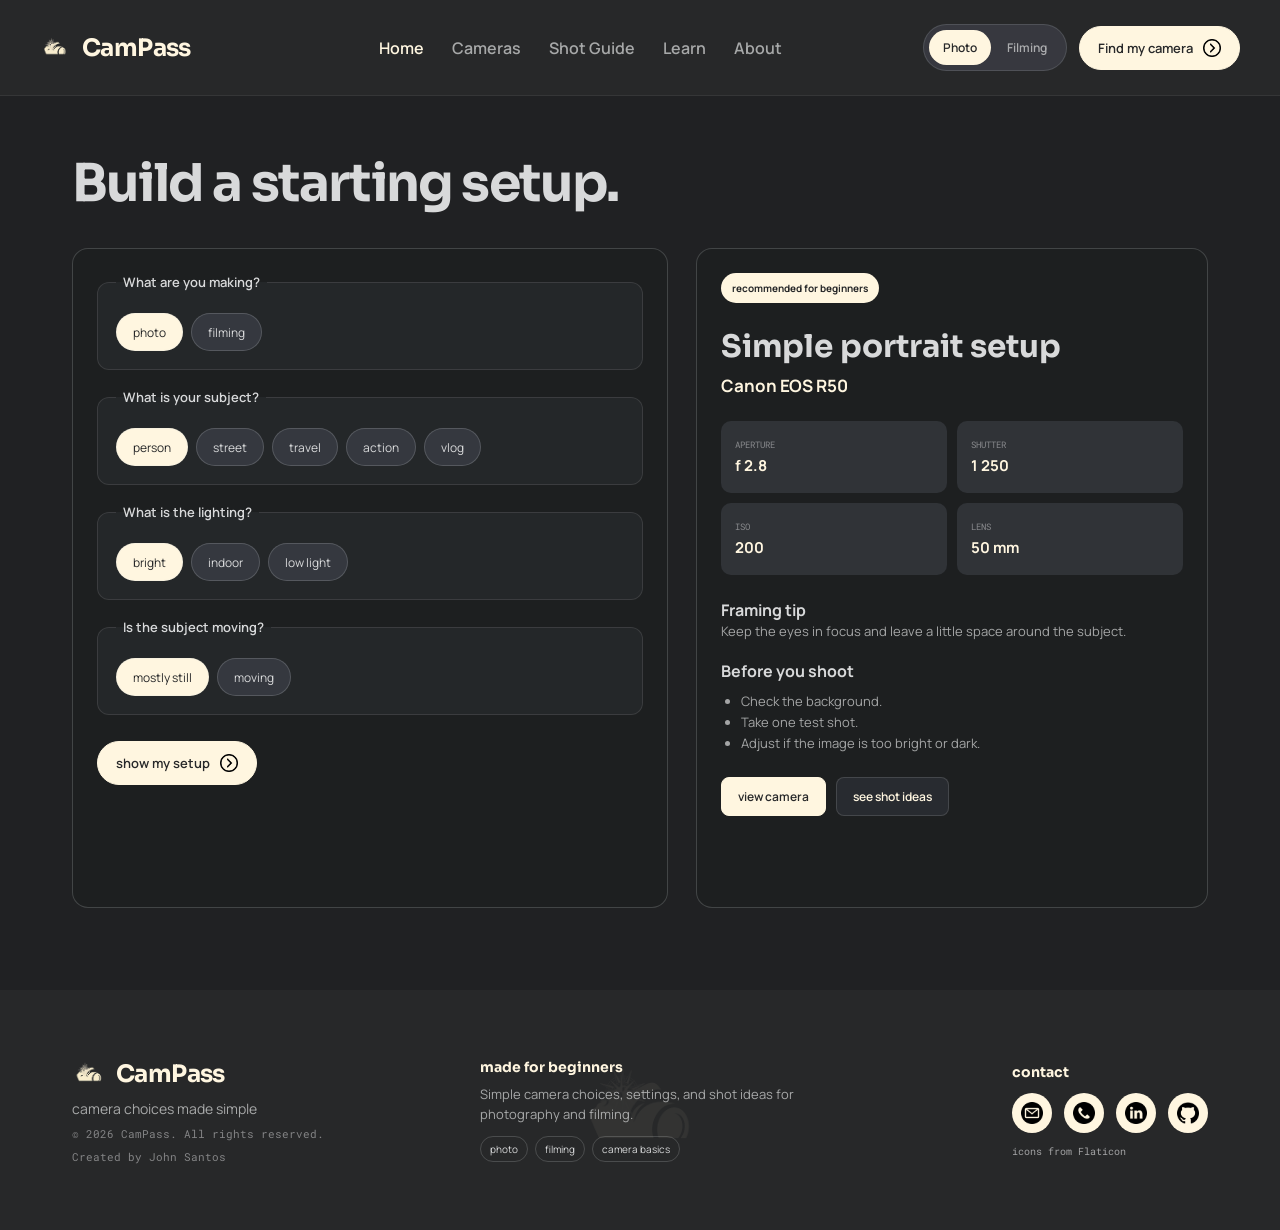
<file: shoot-setup.html>
<!doctype html>
<html lang="en">
<head>
  <meta charset="utf-8">
  <meta name="viewport" content="width=device-width, initial-scale=1">
  <meta name="description" content="Build a simple camera and shot setup with CamPass.">
  <title>Build My Setup | CamPass</title>
  <link rel="icon" type="image/png" href="img/logo/campass-logo-nobg.png">
  <link rel="stylesheet" href="css/style.css">
</head>
<body class = "setupPage" data-page="home">
  <div class = "page">
    <div id="site-header"></div>

    <main class = "setupMain wrap">
      <section class = "pageIntro">
        <div><h1 class = "pageTitle">Build a starting setup.</h1></div>
      </section>

      <section class = "setupGrid">
        <form class = "card setupForm" id="setup-form">
          <fieldset class = "question" data-setup-group="work">
            <legend>What are you making?</legend>
            <div class = "filters"><button class = "chip active" type="button" data-value="photo">photo</button><button class = "chip" type="button" data-value="filming">filming</button></div>
          </fieldset>
          <fieldset class = "question" data-setup-group="subject">
            <legend>What is your subject?</legend>
            <div class = "filters"><button class = "chip active" type="button" data-value="person">person</button><button class = "chip" type="button" data-value="street">street</button><button class = "chip" type="button" data-value="travel">travel</button><button class = "chip" type="button" data-value="action">action</button><button class = "chip" type="button" data-value="vlog">vlog</button></div>
          </fieldset>
          <fieldset class = "question" data-setup-group="light">
            <legend>What is the lighting?</legend>
            <div class = "filters"><button class = "chip active" type="button" data-value="bright">bright</button><button class = "chip" type="button" data-value="indoor">indoor</button><button class = "chip" type="button" data-value="low">low light</button></div>
          </fieldset>
          <fieldset class = "question" data-setup-group="movement">
            <legend>Is the subject moving?</legend>
            <div class = "filters"><button class = "chip active" type="button" data-value="still">mostly still</button><button class = "chip" type="button" data-value="moving">moving</button></div>
          </fieldset>
          <button class = "button primary setupButton" type="submit">show my setup <span class = "arrow" aria-hidden="true"></span></button>
        </form>

        <article class = "card setupResult" aria-live="polite">
          <span class = "beginnerText">recommended for beginners</span>
          <h2 id="setup-title">Simple portrait setup</h2>
          <p id="setup-camera">Canon EOS R50</p>
          <div class = "setupSpecs" id="setup-specs"><span><small>aperture</small><strong>f 2.8</strong></span><span><small>shutter</small><strong>1 250</strong></span><span><small>ISO</small><strong>200</strong></span><span><small>lens</small><strong>50 mm</strong></span></div>
          <div class = "setupTip"><strong>Framing tip</strong><p id="setup-tip">Keep the eyes in focus and leave a little space around the subject.</p></div>
          <div class = "setupList"><strong>Before you shoot</strong><ul id="setup-list"><li>Check the background.</li><li>Take one test shot.</li><li>Adjust if the image is too bright or dark.</li></ul></div>
          <div class = "setupLinks"><a class = "button primary small" id="setup-camera-link" href="camera-info.html?camera=canon-r50">view camera</a><a class = "button small" href="shot-guide.html">see shot ideas</a></div>
        </article>
      </section>
    </main>

    <div id="site-footer"></div>
  </div>
  <script src="js/site.js"></script>
</body>
</html>
</file>
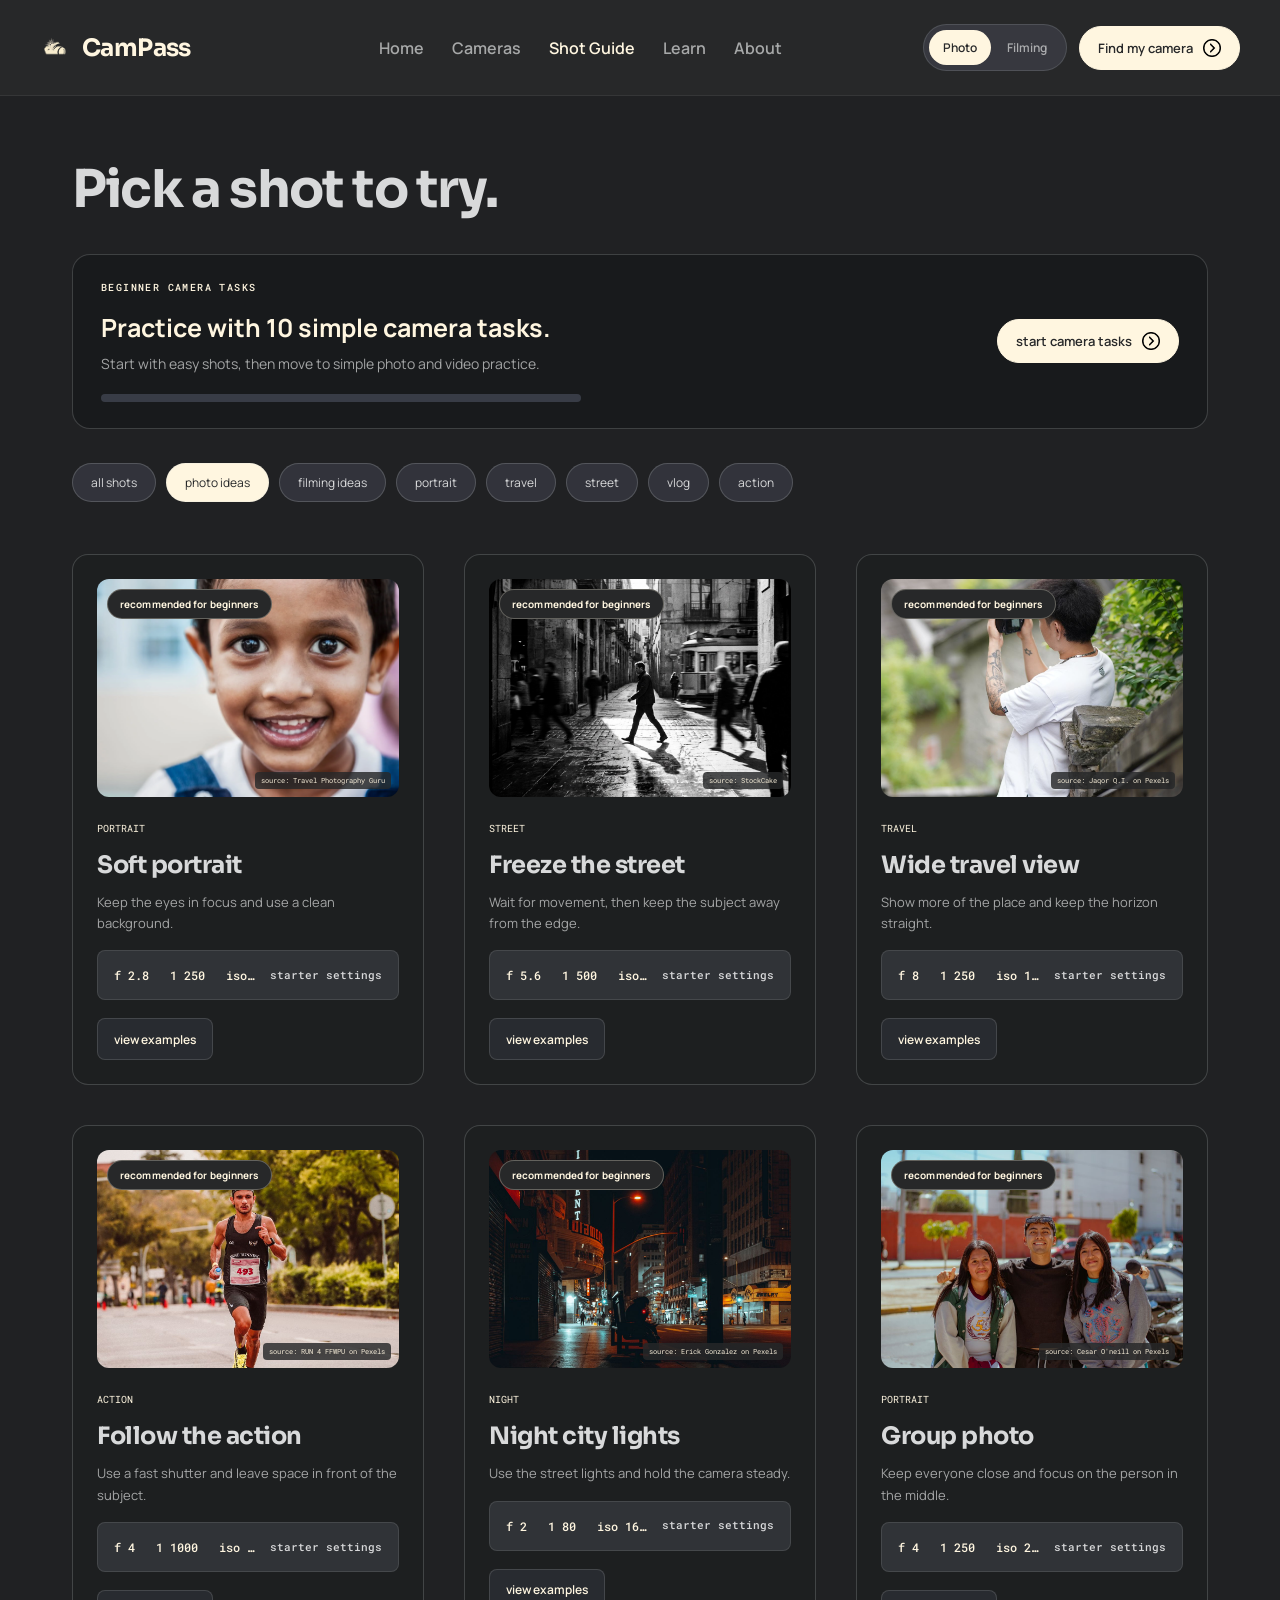
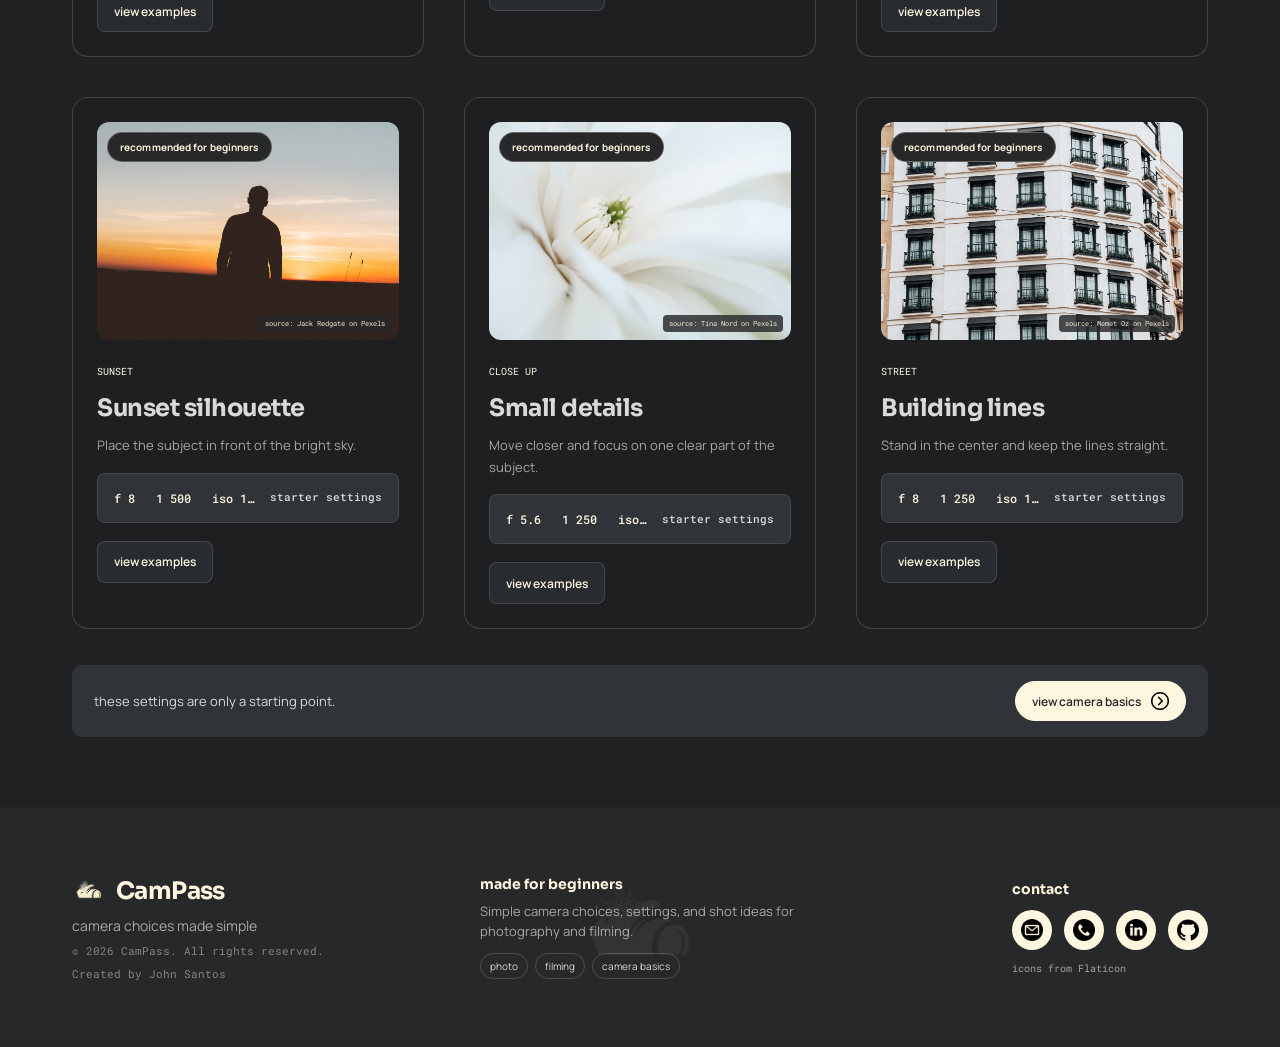
<file: shot-guide.html>
<!doctype html>
<html lang="en">
<head>
  <meta charset="utf-8">
  <meta name="viewport" content="width=device-width, initial-scale=1">
  <meta name="description" content="Simple photography and filming shot ideas with starter settings.">
  <title>Shot Guide | CamPass</title>
  <link rel="icon" type="image/png" href="img/logo/campass-logo-nobg.png">
  <link rel="stylesheet" href="css/style.css">
</head>
<body class = "shotPage" data-page="shot-guide">
  <div class = "page">
    <div id="site-header"></div>

    <main class = "standardMain shotMain wrap">
      <section class = "pageIntro">
        <h1 class = "pageTitle">Pick a shot to try.</h1>
      </section>

      <section class = "taskStart" id="task-start" aria-live="polite"></section>

      <div class = "filters" data-filter-group="shot" aria-label="shot filters">
        <button class = "chip active" type="button" data-filter="all">all shots</button>
        <button class = "chip" type="button" data-filter="photo">photo ideas</button>
        <button class = "chip" type="button" data-filter="filming">filming ideas</button>
        <button class = "chip" type="button" data-filter="portrait">portrait</button>
        <button class = "chip" type="button" data-filter="travel">travel</button>
        <button class = "chip" type="button" data-filter="street">street</button>
        <button class = "chip" type="button" data-filter="vlog">vlog</button>
        <button class = "chip" type="button" data-filter="action">action</button>
      </div>

      <section class = "cardGrid" aria-label="shot ideas">
        <article class = "card shotCard" data-tags="portrait travel photo">
          <div class = "imgBox cover">
              <img src="img/shot-guide/soft-portrait.webp" alt = "portrait">
            <a class = "imgCredit" href="https://travelphotographyguru.com/" target="_blank" rel="noopener">source: Travel Photography Guru</a>
          </div>
          <span class = "cardLabel">PORTRAIT</span>
          <h2>Soft portrait</h2>
          <p>Keep the eyes in focus and use a clean background.</p>
          <div class = "settingsRow"><span>f 2.8&nbsp;&nbsp; 1 250&nbsp;&nbsp; iso 200</span><span>starter settings</span></div>
        </article>

        <article class = "card shotCard" data-tags="street action photo filming">
          <div class = "imgBox cover">
              <img src="img/shot-guide/freeze-the-street.jpg" alt = "street shot">
            <a class = "imgCredit" href="https://stockcake.com/" target="_blank" rel="noopener">source: StockCake</a>
          </div>
          <span class = "cardLabel">STREET</span>
          <h2>Freeze the street</h2>
          <p>Wait for movement, then keep the subject away from the edge.</p>
          <div class = "settingsRow"><span>f 5.6&nbsp;&nbsp; 1 500&nbsp;&nbsp; iso 400</span><span>starter settings</span></div>
        </article>

        <article class = "card shotCard" data-tags="vlog travel filming">
          <div class = "imgBox cover">
              <img src="img/shot-guide/walk-and-talk.webp" alt = "vlog camera">
            <a class = "imgCredit" href="https://www.ulanzi.com/" target="_blank" rel="noopener">source: Ulanzi</a>
          </div>
          <span class = "cardLabel">VLOG</span>
          <h2>Walk and talk</h2>
          <p>Keep the camera close and leave a little space above your head.</p>
          <div class = "settingsRow"><span>f 2.8&nbsp;&nbsp; 1 50&nbsp;&nbsp; iso auto</span><span>starter settings</span></div>
        </article>

        <article class = "card shotCard" data-tags="travel photo">
          <div class = "imgBox cover">
            <img src="img/shot-guide/wide-travel-view.jpg" alt = "travel shot">
            <a class = "imgCredit" href="https://www.pexels.com/photo/travel-photographer-capturing-nature-outdoors-34295745/" target="_blank" rel="noopener">source: Jaqor Q.I. on Pexels</a>
          </div>
          <span class = "cardLabel">TRAVEL</span>
          <h2>Wide travel view</h2>
          <p>Show more of the place and keep the horizon straight.</p>
          <div class = "settingsRow"><span>f 8&nbsp;&nbsp; 1 250&nbsp;&nbsp; iso 100</span><span>starter settings</span></div>
        </article>

        <article class = "card shotCard" data-tags="action street photo">
          <div class = "imgBox cover">
            <img src="img/shot-guide/follow-the-action.jpg" alt = "runner">
            <a class = "imgCredit" href="https://www.pexels.com/photo/athlete-running-at-the-street-10226368/" target="_blank" rel="noopener">source: RUN 4 FFWPU on Pexels</a>
          </div>
          <span class = "cardLabel">ACTION</span>
          <h2>Follow the action</h2>
          <p>Use a fast shutter and leave space in front of the subject.</p>
          <div class = "settingsRow"><span>f 4&nbsp;&nbsp; 1 1000&nbsp;&nbsp; iso auto</span><span>starter settings</span></div>
        </article>

        <article class = "card shotCard" data-tags="portrait filming">
          <div class = "imgBox cover">
            <img src="img/shot-guide/simple-interview.jpg" alt = "interview setup">
            <a class = "imgCredit" href="https://www.pexels.com/photo/behind-the-scenes-filming-an-interview-indoors-34623019/" target="_blank" rel="noopener">source: Caleb Oquendo on Pexels</a>
          </div>
          <span class = "cardLabel">FILMING</span>
          <h2>Simple interview</h2>
          <p>Place the subject near a window and keep the camera steady.</p>
          <div class = "settingsRow"><span>f 2.8&nbsp;&nbsp; 1 50&nbsp;&nbsp; iso 400</span><span>starter settings</span></div>
        </article>

        <article class = "card shotCard" data-tags="street travel photo filming">
          <div class = "imgBox cover">
            <img src="img/shot-guide/night-city-lights.jpg" alt = "city at night">
            <a class = "imgCredit" href="https://www.pexels.com/photo/city-street-during-nighttime-13948233/" target="_blank" rel="noopener">source: Erick Gonzalez on Pexels</a>
          </div>
          <span class = "cardLabel">NIGHT</span>
          <h2>Night city lights</h2>
          <p>Use the street lights and hold the camera steady.</p>
          <div class = "settingsRow"><span>f 2&nbsp;&nbsp; 1 80&nbsp;&nbsp; iso 1600</span><span>starter settings</span></div>
        </article>

        <article class = "card shotCard" data-tags="portrait photo">
          <div class = "imgBox cover">
            <img src="img/shot-guide/group-photo.jpg" alt = "group photo">
            <a class = "imgCredit" href="https://www.pexels.com/photo/group-of-friends-smiling-outdoors-on-sunny-day-31517419/" target="_blank" rel="noopener">source: Cesar O'neill on Pexels</a>
          </div>
          <span class = "cardLabel">PORTRAIT</span>
          <h2>Group photo</h2>
          <p>Keep everyone close and focus on the person in the middle.</p>
          <div class = "settingsRow"><span>f 4&nbsp;&nbsp; 1 250&nbsp;&nbsp; iso 200</span><span>starter settings</span></div>
        </article>

        <article class = "card shotCard" data-tags="vlog filming">
          <div class = "imgBox cover">
            <img src="img/shot-guide/behind-the-scenes.jpg" alt = "camera filming">
            <a class = "imgCredit" href="https://www.pexels.com/photo/cinematic-video-shoot-with-professional-camera-34412486/" target="_blank" rel="noopener">source: Hugo Polo on Pexels</a>
          </div>
          <span class = "cardLabel">FILMING</span>
          <h2>Behind the scenes</h2>
          <p>Show the camera operator and part of the filming setup.</p>
          <div class = "settingsRow"><span>f 2.8&nbsp;&nbsp; 1 50&nbsp;&nbsp; iso 800</span><span>starter settings</span></div>
        </article>

        <article class = "card shotCard" data-tags="portrait travel photo filming">
          <div class = "imgBox cover">
            <img src="img/shot-guide/sunset-silhouette.jpg" alt = "sunset silhouette">
            <a class = "imgCredit" href="https://www.pexels.com/photo/silhouette-photo-of-person-during-sunset-4099817/" target="_blank" rel="noopener">source: Jack Redgate on Pexels</a>
          </div>
          <span class = "cardLabel">SUNSET</span>
          <h2>Sunset silhouette</h2>
          <p>Place the subject in front of the bright sky.</p>
          <div class = "settingsRow"><span>f 8&nbsp;&nbsp; 1 500&nbsp;&nbsp; iso 100</span><span>starter settings</span></div>
        </article>

        <article class = "card shotCard" data-tags="photo">
          <div class = "imgBox cover">
            <img src="img/shot-guide/close-up-detail.jpg" alt = "flower close up">
            <a class = "imgCredit" href="https://www.pexels.com/photo/flower-close-up-16321824/" target="_blank" rel="noopener">source: Tina Nord on Pexels</a>
          </div>
          <span class = "cardLabel">CLOSE UP</span>
          <h2>Small details</h2>
          <p>Move closer and focus on one clear part of the subject.</p>
          <div class = "settingsRow"><span>f 5.6&nbsp;&nbsp; 1 250&nbsp;&nbsp; iso 400</span><span>starter settings</span></div>
        </article>

        <article class = "card shotCard" data-tags="street travel photo filming">
          <div class = "imgBox cover">
            <img src="img/shot-guide/building-lines.jpg" alt = "building lines">
            <a class = "imgCredit" href="https://www.pexels.com/photo/modern-urban-building-facade-with-symmetry-36359185/" target="_blank" rel="noopener">source: Memet Oz on Pexels</a>
          </div>
          <span class = "cardLabel">STREET</span>
          <h2>Building lines</h2>
          <p>Stand in the center and keep the lines straight.</p>
          <div class = "settingsRow"><span>f 8&nbsp;&nbsp; 1 250&nbsp;&nbsp; iso 100</span><span>starter settings</span></div>
        </article>
      </section>

      <div class = "wideNote"><p>these settings are only a starting point.</p><a class = "button primary guideButton" href="learn.html">view camera basics <span class = "arrow" aria-hidden="true"></span></a></div>
    </main>

    <div id="site-footer"></div>
  </div>
  <dialog class = "shotView" id="shotView" aria-labelledby="shotTitle">
    <div class = "shotTop">
      <h2 id="shotTitle"></h2>
      <button class = "button secondary small" type="button" id="closeShot">close</button>
    </div>
    <div class = "shotLayout">
      <figure class = "shotFigure">
        <img id="shotPhoto" src="img/shot-guide/soft-portrait.webp" alt="">
        <figcaption><a id="shotCredit" target="_blank" rel="noopener"></a></figcaption>
      </figure>
      <div class = "shotDetails">
        <p id="shotTip"></p>
        <div class = "settingsRow"><span id="shotSettings"></span><span>starter settings</span></div>
      </div>
    </div>
    <div class = "shotNav">
      <button class = "button secondary small" type="button" id="prevShot">previous</button>
      <span id="shotCount" role="status"></span>
      <button class = "button secondary small" type="button" id="nextShot">next</button>
    </div>
  </dialog>
  <script src="js/site.js"></script>
</body>
</html>
</file>
<file: css/style.css>
@import url("https://fonts.googleapis.com/css2?family=Manrope:wght@400;500;600;700&family=Roboto+Mono:wght@400;500&family=Sora:wght@600;700;800&display=swap");

/* mga main colors para isang edit nalang kapag may cchange */
:root {
  --dark: #272829;
  --dark-soft: #202123;
  --panel: #1d1f20;
  --panel-soft: #303337;
  --slate: #61677a;
  --light: #d8d9da;
  --cream: #fff6e0;
  --line: rgba(216, 217, 218, 0.16);
  --muted: rgba(216, 217, 218, 0.72);
  --faint: rgba(216, 217, 218, 0.52);
}

* {
  box-sizing: border-box;
}

html {
  scroll-behavior: smooth;
}

body {
  min-width: 0;
  margin: 0;
  background: #151617;
  color: var(--light);
  font-family: "Manrope", Arial, sans-serif;
}

button,
input,
a {
  font: inherit;
}

button,
a {
  -webkit-tap-highlight-color: transparent;
}

a {
  color: inherit;
}

img {
  display: block;
  max-width: 100%;
}

[hidden] {
  display: none !important;
}

h1,
h2,
h3,
p {
  margin-top: 0;
}

.page {
  width: 100%;
  min-height: 100vh;
  margin: 0 auto;
  overflow: hidden;
  background: var(--dark);
}

.wrap {
  width: calc(100% - 144px);
  max-width: 1500px;
  margin-right: auto;
  margin-left: auto;
}

/* same header sa lahat ng desktop pages */
.topbar {
  position: fixed;
  top: 0;
  right: 0;
  left: 0;
  z-index: 20;
  display: grid;
  grid-template-columns: 230px 1fr 312px;
  align-items: center;
  width: 100%;
  height: 96px;
  padding: 20px 72px;
  border-bottom: 1px solid rgba(216, 217, 218, 0.08);
  background: var(--dark);
}

#site-header {
  height: 96px;
}

.menuBtn,
.phoneMenu,
.phoneMode,
.tabModeBtn {
  display: none;
}

.brand {
  display: inline-flex;
  align-items: center;
  gap: 12px;
  width: max-content;
  color: var(--cream);
  font-family: "Sora", sans-serif;
  font-size: 24px;
  font-weight: 700;
  letter-spacing: -0.6px;
  text-decoration: none;
}

.logo {
  width: 30px;
  height: 30px;
  border-radius: 4px;
  object-fit: contain;
}

.nav {
  display: flex;
  align-items: center;
  justify-content: center;
  gap: 38px;
}

.nav a {
  color: var(--muted);
  font-size: 16px;
  font-weight: 600;
  text-decoration: none;
}

.nav a:hover,
.nav a.active {
  color: var(--cream);
}

.navActions {
  display: flex;
  align-items: center;
  justify-content: flex-end;
  gap: 12px;
}

.modeSwitch {
  display: flex;
  gap: 2px;
  padding: 5px;
  border: 1px solid rgba(216, 217, 218, 0.15);
  border-radius: 999px;
  background: rgba(97, 103, 122, 0.28);
}

.modeButton {
  padding: 9px 14px;
  border: 0;
  border-radius: 999px;
  background: transparent;
  color: var(--muted);
  font-size: 12px;
  font-weight: 600;
  cursor: pointer;
}

.modeButton.active {
  background: var(--cream);
  color: var(--dark);
}

.button {
  display: inline-flex;
  min-height: 44px;
  align-items: center;
  justify-content: center;
  gap: 10px;
  padding: 0 18px;
  border: 1px solid var(--line);
  border-radius: 999px;
  background: rgba(97, 103, 122, 0.18);
  color: var(--cream);
  font-size: 13px;
  font-weight: 600;
  text-decoration: none;
  white-space: nowrap;
  cursor: pointer;
}

.button:not(.shotOpen):hover {
  border-color: rgba(255, 246, 224, 0.55);
}

.button.primary {
  border-color: var(--cream);
  background: var(--cream);
  color: var(--dark);
}

.button.small {
  min-height: 39px;
  padding: 0 16px;
  border-radius: 8px;
  font-size: 12px;
}

.arrow {
  width: 18px;
  height: 18px;
  flex: 0 0 18px;
  background-image: url("../img/navigation/next.png");
  background-position: center;
  background-repeat: no-repeat;
  background-size: contain;
}

.button:not(.primary) .arrow {
  filter: invert(1);
}

.eyebrow,
.mono {
  font-family: "Roboto Mono", monospace;
}

.eyebrow {
  margin-bottom: 16px;
  color: var(--cream);
  font-size: 10px;
  font-weight: 500;
  letter-spacing: 1.4px;
  text-transform: uppercase;
}

.pageTitle {
  margin-bottom: 0;
  font-family: "Sora", sans-serif;
  font-size: 52px;
  font-weight: 700;
  line-height: 1.08;
  letter-spacing: -1.8px;
}

.pageIntro {
  display: grid;
  grid-template-columns: 1fr 390px;
  align-items: end;
  gap: 60px;
  margin-bottom: 36px;
}

.pageIntro .introCopy {
  margin-bottom: 0;
  color: var(--muted);
  font-size: 14px;
  line-height: 1.55;
}

.standardMain {
  min-height: 1020px;
  padding-top: 66px;
  padding-bottom: 70px;
}

.shotMain {
  min-height: 1010px;
}

/* hiwalay yung shot content para clear kung saan start ng footer */
.shotPage .page {
  background: var(--dark-soft);
}

.shotPage .footer {
  background: var(--dark);
}

.shotMain .pageIntro {
  grid-template-columns: 1fr;
}

.taskStart {
  display: grid;
  grid-template-columns: minmax(0, 1fr) auto;
  gap: 28px;
  align-items: center;
  margin-bottom: 34px;
  padding: 26px 28px;
  border: 1px solid rgba(216, 217, 218, 0.2);
  border-radius: 18px;
  background: rgba(20, 21, 23, 0.54);
}

.taskStart h2,
.taskHero h2 {
  margin: 0 0 8px;
  color: var(--cream);
  font-size: 25px;
}

.taskStart p:not(.eyebrow),
.taskHero > div > p:not(.eyebrow) {
  max-width: 680px;
  margin: 0;
  color: var(--muted);
  font-size: 14px;
  line-height: 1.6;
}

.taskBar {
  width: min(100%, 480px);
  height: 8px;
  margin-top: 18px;
  overflow: hidden;
  border-radius: 999px;
  background: rgba(97, 103, 122, 0.45);
}

.taskBar span {
  display: block;
  height: 100%;
  border-radius: inherit;
  background: var(--cream);
  transition: width 0.2s ease;
}

.taskPage .page {
  background: var(--dark-soft);
}

.taskPage .footer {
  background: var(--dark);
}

.taskMain {
  min-height: 1020px;
}

.taskHero {
  display: grid;
  grid-template-columns: minmax(0, 1fr) 185px;
  gap: 28px;
  align-items: center;
  margin-bottom: 30px;
  padding: 30px;
  border: 1px solid rgba(216, 217, 218, 0.2);
  border-radius: 18px;
  background: rgba(20, 21, 23, 0.54);
}

.taskCount {
  display: flex;
  min-height: 132px;
  flex-direction: column;
  align-items: center;
  justify-content: center;
  border: 1px solid rgba(216, 217, 218, 0.2);
  border-radius: 14px;
  background: rgba(97, 103, 122, 0.18);
}

.taskCount strong {
  color: var(--cream);
  font-family: "Sora", sans-serif;
  font-size: 42px;
  line-height: 1;
}

.taskCount span {
  margin-top: 8px;
  color: var(--muted);
  font-size: 12px;
}

.taskLine {
  display: grid;
  grid-template-columns: repeat(10, 1fr);
  gap: 8px;
  position: relative;
  margin: 0 0 36px;
}

.taskLine::before {
  position: absolute;
  top: 17px;
  right: 25px;
  left: 25px;
  z-index: 0;
  height: 2px;
  background: rgba(97, 103, 122, 0.58);
  content: "";
}

.taskLine span {
  z-index: 1;
  display: grid;
  width: 36px;
  height: 36px;
  place-items: center;
  justify-self: center;
  border: 1px solid rgba(216, 217, 218, 0.3);
  border-radius: 50%;
  background: var(--dark-soft);
  color: var(--muted);
  font-family: "Roboto Mono", monospace;
  font-size: 11px;
}

.taskLine span.done {
  border-color: var(--cream);
  background: var(--cream);
  color: var(--dark);
}

.taskLine span.current {
  border-color: var(--cream);
  box-shadow: 0 0 0 5px rgba(255, 246, 224, 0.11);
  color: var(--cream);
}

.taskGrid {
  display: grid;
  grid-template-columns: repeat(2, minmax(0, 1fr));
  gap: 18px;
}

.taskCard {
  min-height: 330px;
  padding: 24px;
  border: 1px solid rgba(216, 217, 218, 0.2);
  border-radius: 16px;
  background: rgba(20, 21, 23, 0.58);
}

.taskCard.locked {
  opacity: 0.48;
}

.taskCard.done {
  border-color: rgba(255, 246, 224, 0.62);
}

.taskHead {
  display: flex;
  justify-content: space-between;
  gap: 12px;
  color: var(--cream);
  font-family: "Roboto Mono", monospace;
  font-size: 10px;
  letter-spacing: 0.6px;
  text-transform: uppercase;
}

.taskCard h2 {
  margin: 15px 0 9px;
  color: var(--light);
  font-size: 23px;
}

.taskCard > p {
  min-height: 46px;
  margin: 0;
  color: var(--muted);
  font-size: 14px;
  line-height: 1.55;
}

.taskSettings {
  display: inline-block;
  margin: 16px 0 10px;
  padding: 8px 10px;
  border-radius: 8px;
  background: rgba(97, 103, 122, 0.35);
  color: var(--cream);
  font-family: "Roboto Mono", monospace;
  font-size: 11px;
}

.taskTip {
  min-height: 42px;
  margin: 0 0 15px !important;
  color: var(--muted) !important;
  font-size: 12px !important;
}

.taskTip strong {
  color: var(--light);
}

.taskUpload {
  display: block;
  margin: 14px 0;
  color: var(--cream);
  font-size: 12px;
  cursor: pointer;
}

.taskUpload input {
  display: block;
  width: 100%;
  margin-top: 7px;
  color: var(--muted);
  font-size: 11px;
}

.taskPhoto {
  display: block;
  width: 100%;
  max-height: 240px;
  margin: 15px 0;
  border-radius: 10px;
  object-fit: cover;
}

.taskSave {
  min-height: 40px;
  padding: 0 17px;
  font-size: 12px;
}

.taskSave:disabled,
.taskUpload input:disabled {
  cursor: not-allowed;
}

.taskNote {
  margin-top: 24px;
}

@media (max-width: 760px) {
  .taskStart {
    grid-template-columns: 1fr;
    gap: 18px;
    margin-bottom: 28px;
    padding: 20px;
  }

  .taskStart h2,
  .taskHero h2 {
    font-size: 21px;
  }

  .taskStart p:not(.eyebrow),
  .taskHero > div > p:not(.eyebrow) {
    font-size: 12px;
  }

  .taskHero {
    grid-template-columns: 1fr;
    gap: 18px;
    padding: 21px;
  }

  .taskCount {
    min-height: 94px;
  }

  .taskCount strong {
    font-size: 34px;
  }

  .taskLine {
    grid-template-columns: repeat(5, 1fr);
    row-gap: 16px;
  }

  .taskLine::before {
    display: none;
  }

  .taskLine span {
    width: 32px;
    height: 32px;
    font-size: 10px;
  }

  .taskGrid {
    grid-template-columns: 1fr;
    gap: 14px;
  }

  .taskCard {
    min-height: 0;
    padding: 20px;
  }

  .taskCard h2 {
    font-size: 20px;
  }

  .taskCard > p {
    min-height: 0;
    font-size: 12px;
  }

  .taskTip {
    min-height: 0;
  }
}

.learnMain {
  min-height: 1040px;
}

/* same separation like cameras at shot guide pages */
.learnPage .page {
  background: var(--dark-soft);
}

.learnPage .footer {
  background: var(--dark);
}

.learnMain .pageIntro {
  grid-template-columns: 1fr;
}

.compactHeader .topbar {
  height: 94px;
}

.filters {
  display: flex;
  flex-wrap: wrap;
  gap: 10px;
  margin-bottom: 52px;
}

.chip {
  min-height: 39px;
  padding: 0 18px;
  border: 1px solid rgba(216, 217, 218, 0.2);
  border-radius: 999px;
  background: rgba(97, 103, 122, 0.28);
  color: var(--light);
  font-size: 12px;
  cursor: pointer;
}

.chip.active,
.chip:hover {
  background: var(--cream);
  color: var(--dark);
}

.tagList {
  display: flex;
  flex-wrap: wrap;
  gap: 8px;
}

.tag {
  display: inline-flex;
  min-height: 36px;
  align-items: center;
  padding: 0 15px;
  border: 1px solid rgba(216, 217, 218, 0.2);
  border-radius: 999px;
  background: rgba(97, 103, 122, 0.28);
  color: var(--light);
  font-size: 12px;
}

.cardGrid {
  display: grid;
  grid-template-columns: repeat(3, 1fr);
  gap: 40px;
}

.card {
  min-width: 0;
  border: 1px solid rgba(216, 217, 218, 0.2);
  border-radius: 16px;
  background: var(--panel);
}

.imgBox {
  position: relative;
  overflow: hidden;
  border-radius: 12px;
  background: #ffffff;
}

.imgBox > img {
  width: 100%;
  height: 100%;
  object-fit: contain;
}

.imgBox.cover > img {
  object-fit: cover;
}

.imgCredit {
  position: absolute;
  right: 8px;
  bottom: 8px;
  padding: 4px 6px;
  border-radius: 4px;
  background: rgba(39, 40, 41, 0.82);
  color: rgba(255, 246, 224, 0.95);
  font-family: "Roboto Mono", monospace;
  font-size: 7px;
  text-decoration: none;
}

.wideNote {
  display: flex;
  min-height: 72px;
  align-items: center;
  justify-content: space-between;
  gap: 24px;
  margin-top: 36px;
  padding: 0 22px;
  border-radius: 10px;
  background: var(--panel-soft);
  color: var(--light);
  font-size: 13px;
}

.wideNote p {
  margin-bottom: 0;
}

.wideNote a {
  color: var(--cream);
  font-size: 10px;
  letter-spacing: 0.5px;
  text-decoration: none;
  text-transform: uppercase;
}

/* para obvious na button yung compare and hindi normal text lang */
.wideNote .compareButton,
.wideNote .guideButton,
.wideNote .learnVideoButton {
  min-height: 40px;
  padding: 0 16px;
  border-color: var(--cream);
  background: var(--cream);
  color: var(--dark);
  font-family: "Manrope", Arial, sans-serif;
  font-size: 12px;
  letter-spacing: 0;
  text-transform: none;
}

/* footer details */
.footer {
  display: flex;
  height: 240px;
  align-items: center;
  justify-content: space-between;
  padding: 44px 72px;
  background: var(--dark);
}

.footerBrand {
  display: flex;
  flex-direction: column;
  gap: 8px;
}

.footerBrand .brand {
  gap: 10px;
  font-size: 24px;
}

.footerBrand .logo {
  width: 34px;
  height: 34px;
}

.footerBrand p {
  margin-bottom: 0;
  color: var(--muted);
  font-size: 12px;
}

.footerBrand small {
  color: var(--faint);
  font-family: "Roboto Mono", monospace;
  font-size: 9px;
}

.footerContact {
  display: flex;
  flex-direction: column;
  align-items: flex-start;
  gap: 12px;
}

.footerContact strong {
  color: var(--cream);
  font-family: "Sora", sans-serif;
  font-size: 13px;
}

.footerInfo {
  display: none;
}

.footerInfoCopy {
  position: relative;
  z-index: 1;
}

.footerInfo strong {
  display: block;
  margin-bottom: 8px;
  color: var(--cream);
  font-family: "Sora", sans-serif;
  font-size: 14px;
}

.footerInfo p {
  max-width: 320px;
  margin: 0 0 12px;
  color: var(--muted);
  font-size: 13px;
  line-height: 1.55;
}

.footerMark {
  position: absolute;
  top: 50%;
  left: 50%;
  width: 140px;
  height: 140px;
  opacity: 0.06;
  object-fit: contain;
  transform: translate(-50%, -50%);
}

.footerTags {
  display: flex;
  flex-wrap: wrap;
  gap: 7px;
}

.footerTags span {
  padding: 5px 9px;
  border: 1px solid rgba(216, 217, 218, 0.2);
  border-radius: 999px;
  color: var(--light);
  font-size: 10px;
}

.contactIcons {
  display: flex;
  gap: 12px;
}

.contactIcon {
  display: flex;
  width: 40px;
  height: 40px;
  align-items: center;
  justify-content: center;
  border-radius: 50%;
  background: var(--cream);
}

.contactIcon img {
  width: 22px;
  height: 22px;
  object-fit: contain;
}

.iconCredit {
  color: rgba(216, 217, 218, 0.7);
  font-family: "Roboto Mono", monospace;
  font-size: 9px;
  text-decoration: none;
}

/* home page */
.homeHero {
  display: grid;
  grid-template-columns: 560px minmax(680px, 1fr);
  gap: 56px;
  height: 720px;
  align-items: center;
  padding: 56px 72px 64px;
}

.heroCopy {
  transform: translateY(-28px);
}

.heroHeading {
  margin-bottom: 24px;
  color: var(--cream);
  font-family: "Sora", sans-serif;
  font-size: 62px;
  font-weight: 800;
  line-height: 68px;
  letter-spacing: -2.2px;
}

.heroCopy > p:not(.eyebrow):not(.heroMeta) {
  max-width: 510px;
  margin-bottom: 24px;
  color: rgba(216, 217, 218, 0.78);
  font-size: 18px;
  line-height: 29px;
}

.heroActions {
  display: flex;
  gap: 12px;
  margin-bottom: 24px;
}

.heroActions .button {
  min-height: 51px;
  padding: 0 22px;
  font-size: 14px;
}

.heroMeta {
  margin-bottom: 0;
  color: var(--faint);
  font-family: "Roboto Mono", monospace;
  font-size: 10px;
  letter-spacing: 0.8px;
  text-transform: uppercase;
}

.heroImage {
  position: relative;
  width: 100%;
  height: 592px;
  overflow: hidden;
  border-radius: 28px;
  background-image: linear-gradient(to bottom, rgba(39, 40, 41, 0.02), rgba(39, 40, 41, 0.1) 55%, rgba(20, 21, 23, 0.72)), url("../img/home/photohome.jpg");
  background-position: center;
  background-size: cover;
}

body[data-mode="filming"] .heroImage {
  background-image: linear-gradient(to bottom, rgba(39, 40, 41, 0.02), rgba(39, 40, 41, 0.1) 55%, rgba(20, 21, 23, 0.72)), url("../img/home/hero-image.jpg");
}

.photoModeLabel {
  position: absolute;
  top: 24px;
  left: 24px;
  display: flex;
  align-items: center;
  gap: 8px;
  padding: 9px 14px 9px 12px;
  border: 1px solid rgba(255, 246, 224, 0.25);
  border-radius: 999px;
  background: rgba(24, 25, 27, 0.7);
  color: var(--cream);
  font-family: "Roboto Mono", monospace;
  font-size: 10px;
  letter-spacing: 1.1px;
}

.photoModeLabel::before {
  width: 7px;
  height: 7px;
  border-radius: 50%;
  background: var(--cream);
  content: "";
}

.heroResult {
  position: absolute;
  right: 24px;
  bottom: 24px;
  left: 24px;
  min-height: 128px;
  padding: 18px 22px 32px;
  border: 1px solid rgba(255, 246, 224, 0.22);
  border-radius: 18px;
  background: rgba(22, 23, 25, 0.94);
}

.heroResult .imgCredit {
  right: 14px;
  bottom: 12px;
}

.heroResult small {
  color: rgba(216, 217, 218, 0.65);
  font-family: "Roboto Mono", monospace;
  font-size: 10px;
  letter-spacing: 1px;
}

.heroResult h2 {
  margin: 7px 0;
  color: var(--cream);
  font-family: "Sora", sans-serif;
  font-size: 20px;
}

.settingTags {
  display: flex;
  gap: 8px;
}

.settingTags span {
  padding: 5px 9px;
  border-radius: 6px;
  background: rgba(97, 103, 122, 0.32);
  font-family: "Roboto Mono", monospace;
  font-size: 9px;
}

.homeGoal {
  padding: 64px 72px;
  background: var(--dark);
}

.goalHeading {
  display: flex;
  align-items: flex-end;
  justify-content: space-between;
  gap: 40px;
  margin-bottom: 30px;
}

.goalHeading h2 {
  margin: 8px 0 0;
  color: var(--cream);
  font-family: "Sora", sans-serif;
  font-size: 34px;
}

.goalHeading > p {
  max-width: 440px;
  margin: 0;
  color: var(--muted);
  font-size: 15px;
  line-height: 1.65;
}

.goalGrid {
  display: grid;
  grid-template-columns: repeat(3, 1fr);
  gap: 18px;
}

.goalCard {
  min-height: 155px;
  padding: 26px;
  border: 1px solid var(--line);
  border-radius: 14px;
  background: var(--panel);
}

.goalCard strong {
  color: var(--cream);
  font-family: "Sora", sans-serif;
  font-size: 18px;
}

.goalCard p {
  margin: 12px 0 0;
  color: var(--muted);
  font-size: 14px;
  line-height: 1.65;
}

.homeBrands {
  height: 356px;
  padding: 44px 72px;
  background: var(--dark-soft);
}

.brandHeading {
  display: flex;
  height: 72px;
  align-items: flex-end;
  justify-content: space-between;
  margin-bottom: 30px;
}

.brandHeading h2 {
  margin-bottom: 0;
  color: var(--cream);
  font-family: "Sora", sans-serif;
  font-size: 28px;
  letter-spacing: -0.8px;
}

.brandHeading .eyebrow {
  margin-bottom: 8px;
  color: var(--faint);
}

.brandHeading > p {
  width: 390px;
  margin-bottom: 0;
  color: rgba(216, 217, 218, 0.62);
  font-size: 14px;
  line-height: 22px;
  text-align: right;
}

.brandGrid {
  display: grid;
  grid-template-columns: repeat(5, 1fr);
  gap: 12px;
}

.brandCard {
  display: flex;
  height: 110px;
  flex-direction: column;
  align-items: center;
  justify-content: center;
  gap: 8px;
  border: 1px solid var(--line);
  border-radius: 14px;
  color: var(--cream);
  text-decoration: none;
}

.brandCard strong {
  font-family: "Sora", sans-serif;
  font-size: 22px;
}

.brandCard small {
  color: rgba(216, 217, 218, 0.62);
  font-family: "Roboto Mono", monospace;
  font-size: 8px;
  letter-spacing: 1px;
}

.brandCard:hover {
  background: var(--cream);
  color: var(--dark);
}

.brandCard:hover small {
  color: rgba(97, 103, 122, 0.75);
}

/* camera cards */
.camerasPage .page {
  background: var(--dark-soft);
}

.camerasPage .footer {
  background: var(--dark);
}

.cameraMain .pageIntro {
  grid-template-columns: 1fr;
}

.cameraCard {
  display: flex;
  height: 500px;
  flex-direction: column;
  padding: 24px;
}

.cameraCard .imgBox {
  height: 205px;
  min-height: 205px;
  flex-shrink: 0;
  margin-bottom: 18px;
}

.cameraCard .imgBox > img {
  display: block;
  padding: 18px;
  object-fit: contain;
  object-position: center;
}

.cameraCard .imgBox::before,
.shotCard .imgBox::before {
  position: absolute;
  top: 10px;
  left: 10px;
  z-index: 2;
  max-width: calc(100% - 20px);
  padding: 8px 12px;
  border: 1px solid rgba(255, 246, 224, 0.28);
  border-radius: 999px;
  background: var(--dark);
  color: var(--cream);
  content: "recommended for beginners";
  font-size: 10px;
  line-height: 1.2;
  letter-spacing: 0.1px;
  font-weight: 700;
  white-space: nowrap;
  overflow: hidden;
  text-overflow: ellipsis;
}

.cardLabel {
  color: var(--cream);
  font-family: "Roboto Mono", monospace;
  font-size: 10px;
}

.cameraCard h2,
.shotCard h2 {
  margin: 13px 0 12px;
  font-family: "Sora", sans-serif;
  font-size: 24px;
  letter-spacing: -0.5px;
}

.cameraCard > p,
.shotCard > p {
  margin-bottom: 16px;
  color: var(--muted);
  font-size: 13px;
  line-height: 1.65;
}

.cameraCard .tagList {
  margin-top: auto;
  margin-bottom: 15px;
}

.cameraCard .button {
  align-self: flex-start;
}

/* shot guide cards */
.shotCard {
  height: 510px;
  padding: 24px;
}

.shotCard .imgBox {
  height: 218px;
  margin-bottom: 18px;
}

.shotCard .settingsRow {
  display: flex;
  height: 50px;
  align-items: center;
  justify-content: space-between;
  gap: 12px;
  margin-top: 10px;
  padding: 0 16px;
  border: 1px solid rgba(216, 217, 218, 0.12);
  border-radius: 8px;
  background: var(--panel-soft);
  color: var(--cream);
  font-family: "Roboto Mono", monospace;
  font-size: 12px;
  font-weight: 500;
  line-height: 1.35;
}

.shotCard .settingsRow span:first-child {
  min-width: 0;
  white-space: nowrap;
  overflow: hidden;
  text-overflow: ellipsis;
}

.shotCard .settingsRow span:last-child {
  flex-shrink: 0;
  color: var(--light);
  font-size: 11px;
  text-align: right;
  white-space: nowrap;
}

/* learn page */
.learnPanel {
  display: grid;
  grid-template-columns: minmax(0, 1fr) 512px;
  gap: 24px;
  min-height: 750px;
  padding: 24px;
  border: 1px solid rgba(216, 217, 218, 0.2);
  border-radius: 16px;
  background: var(--panel);
}

.previewHead {
  display: flex;
  justify-content: space-between;
  margin-bottom: 17px;
  color: var(--cream);
  font-family: "Roboto Mono", monospace;
  font-size: 12px;
}

.learnPreview {
  position: relative;
  height: 600px;
  overflow: hidden;
}

.learnPreview img {
  width: 100%;
  height: 100%;
  object-fit: cover;
  filter: brightness(var(--preview-brightness, 1)) blur(var(--preview-blur, 0px)) saturate(var(--preview-saturation, 1));
  transform: scale(var(--preview-zoom, 1));
  transition: filter 180ms ease, transform 180ms ease;
}

.grainLayer {
  position: absolute;
  inset: 0;
  z-index: 1;
  background-image: repeating-radial-gradient(circle at 30% 40%, rgba(255, 255, 255, 0.16) 0 1px, rgba(0, 0, 0, 0.15) 1px 2px, transparent 2px 4px);
  mix-blend-mode: overlay;
  opacity: var(--preview-grain, 0);
  pointer-events: none;
}

.learnPreview .imgCredit {
  z-index: 2;
  font-size: 9px;
}

.previewSettings {
  display: flex;
  height: 44px;
  align-items: center;
  justify-content: space-between;
  margin-top: 14px;
  padding: 0 14px;
  border-radius: 8px;
  background: var(--panel-soft);
  color: var(--cream);
  font-family: "Roboto Mono", monospace;
  font-size: 11px;
}

.controlPanel {
  padding: 26px 28px;
  border-radius: 14px;
  background: #2c2f33;
}

.controlPanel h2 {
  margin-bottom: 12px;
  font-family: "Sora", sans-serif;
  font-size: 27px;
}

.controlPanel > p {
  color: var(--muted);
  font-size: 13px;
}

.presetArea {
  margin-top: 20px;
  padding-bottom: 18px;
  border-bottom: 1px solid rgba(216, 217, 218, 0.14);
}

.controlSectionTitle {
  display: block;
  margin-bottom: 10px;
  color: var(--cream);
  font-size: 12px;
}

.presetButtons {
  display: grid;
  grid-template-columns: repeat(3, 1fr);
  gap: 8px;
}

.presetButtons button,
#reset-controls {
  min-height: 36px;
  border: 1px solid rgba(216, 217, 218, 0.22);
  border-radius: 8px;
  background: rgba(97, 103, 122, 0.24);
  color: var(--light);
  font: inherit;
  font-size: 11px;
  cursor: pointer;
}

.presetButtons button:hover,
.presetButtons button.active {
  border-color: var(--cream);
  background: var(--cream);
  color: var(--dark);
}

.cameraControl {
  margin-top: 19px;
}

.controlLabel {
  display: flex;
  justify-content: space-between;
  margin-bottom: 9px;
  font-size: 13px;
}

.controlLabel output {
  color: var(--cream);
  font-family: "Roboto Mono", monospace;
  font-size: 12px;
}

.cameraControl input {
  width: 100%;
  height: 8px;
  accent-color: var(--cream);
  cursor: pointer;
}

.controlResult {
  display: grid;
  grid-template-columns: 1fr auto;
  gap: 9px 12px;
  margin-top: 22px;
  padding: 14px;
  border: 1px solid rgba(216, 217, 218, 0.15);
  border-radius: 10px;
  background: rgba(24, 26, 28, 0.4);
}

.controlResult div {
  display: flex;
  flex-direction: column;
  gap: 3px;
}

.controlResult div span {
  color: var(--muted);
  font-size: 10px;
}

.controlResult strong {
  color: var(--cream);
  font-size: 13px;
}

#reset-controls {
  min-width: 68px;
  padding: 0 12px;
}

.controlResult p {
  grid-column: 1 / -1;
  margin: 0;
  color: var(--light);
  font-size: 12px;
  line-height: 18px;
}

/* compare page */
.compareMain {
  min-height: 780px;
  padding-top: 76px;
  padding-bottom: 70px;
}

/* ibang shade para hiwalay yung compare content sa footer */
.comparePage .page {
  display: flex;
  min-height: 100vh;
  flex-direction: column;
  background: var(--dark-soft);
}

.comparePage .compareMain {
  flex: 1 0 auto;
}

.comparePage .footer {
  flex: 0 0 auto;
  background: var(--dark);
}

.tableWrap {
  overflow: hidden;
  margin-top: 32px;
  border: 1px solid rgba(216, 217, 218, 0.2);
  border-radius: 14px;
  background: var(--panel);
}

table {
  width: 100%;
  border-collapse: collapse;
  font-size: 12px;
}

th,
td {
  height: 49px;
  padding: 0 15px;
  border-right: 1px solid rgba(216, 217, 218, 0.16);
  border-bottom: 1px solid rgba(216, 217, 218, 0.16);
  text-align: left;
}

th:last-child,
td:last-child {
  border-right: 0;
}

tbody tr:last-child td {
  border-bottom: 0;
}

th {
  height: 47px;
  background: linear-gradient(110deg, var(--slate), #505567);
  color: var(--cream);
  font-family: "Roboto Mono", monospace;
  font-size: 10px;
  font-weight: 500;
  letter-spacing: 0.5px;
  text-transform: uppercase;
}

tbody tr:hover {
  background: rgba(255, 246, 224, 0.04);
}

.finderCta {
  display: flex;
  height: 250px;
  flex-direction: column;
  align-items: center;
  justify-content: center;
  background: #151719;
  text-align: center;
}

.finderCta h2 {
  margin-bottom: 12px;
  color: var(--cream);
  font-family: "Sora", sans-serif;
  font-size: 30px;
  letter-spacing: -1px;
}

.finderCta p:not(.eyebrow) {
  margin-bottom: 20px;
  color: var(--muted);
  font-size: 13px;
}

/* camera video page */
.videoMain {
  min-height: 990px;
  padding-top: 76px;
  padding-bottom: 70px;
}

.videoPage .page {
  background: var(--dark-soft);
}

.videoPage .footer {
  background: var(--dark);
}

.videoPage .pageIntro {
  grid-template-columns: 1fr;
}

.videoGrid {
  display: grid;
  grid-template-columns: minmax(0, 1.35fr) minmax(420px, 0.85fr);
  gap: 24px;
}

.videoCard,
.lessonCard {
  min-height: 500px;
  padding: 18px;
  border: 1px solid rgba(216, 217, 218, 0.2);
  border-radius: 16px;
  background: var(--panel);
}

.videoCard {
  margin: 0;
}

.videoThumb {
  position: relative;
  height: 420px;
  overflow: hidden;
  border-radius: 12px;
  background: #08090b;
}

.videoEmbed iframe {
  display: block;
  width: 100%;
  height: 100%;
  border: 0;
}

.videoCaption {
  margin-top: 12px;
  color: var(--muted);
  font-size: 12px;
}

.lessonCard {
  display: flex;
  flex-direction: column;
  justify-content: flex-start;
  padding: 34px;
}

.lessonCard h2 {
  margin-bottom: 14px;
  font-family: "Sora", sans-serif;
  font-size: 26px;
}

.lessonCard > p:not(.eyebrow) {
  color: var(--muted);
  font-size: 14px;
  line-height: 1.6;
}

.descriptionBox {
  margin: 18px 0;
  padding: 18px;
  border: 1px solid rgba(216, 217, 218, 0.15);
  border-radius: 10px;
  background: var(--panel-soft);
}

.descriptionBox strong {
  color: var(--cream);
  font-size: 12px;
}

.descriptionBox ul {
  margin: 12px 0 0;
  padding-left: 18px;
  color: var(--muted);
  font-size: 12px;
  line-height: 1.7;
}

.videoOpenButton {
  align-self: flex-start;
  min-height: 42px;
  font-size: 12px;
}

.videoOptions {
  display: grid;
  grid-template-columns: repeat(5, 1fr);
  gap: 12px;
  margin-top: 22px;
}

.videoOption {
  display: flex;
  min-height: 92px;
  align-items: flex-start;
  justify-content: center;
  flex-direction: column;
  padding: 16px;
  border: 1px solid rgba(216, 217, 218, 0.18);
  border-radius: 12px;
  background: var(--panel);
  color: var(--light);
  text-align: left;
  cursor: pointer;
}

.videoOption strong {
  margin-bottom: 4px;
  color: var(--cream);
  font-size: 13px;
}

.videoOption small {
  color: var(--muted);
  font-size: 10px;
}

.videoOption:hover,
.videoOption.active {
  border-color: var(--cream);
  background: rgba(255, 246, 224, 0.08);
}

.descriptionBox p {
  margin: 6px 0 0;
  color: var(--muted);
  font-size: 11px;
}

/* about page */
.aboutPage .page {
  background: var(--dark-soft);
}

.aboutPage .footer {
  background: var(--dark);
}

.aboutMain {
  min-height: 1120px;
  padding-top: 66px;
  padding-bottom: 86px;
}

.aboutIntro {
  display: block;
}

.aboutIntro .pageTitle {
  max-width: 940px;
}

.aboutPanel {
  display: grid;
  grid-template-columns: minmax(400px, 0.9fr) minmax(0, 1.1fr);
  gap: 36px;
  min-height: 390px;
  padding: 24px;
}

.aboutPanel .imgBox {
  height: 342px;
}

.aboutCopy {
  display: flex;
  flex-direction: column;
  justify-content: center;
}

.aboutCopy h2 {
  margin-bottom: 16px;
  font-family: "Sora", sans-serif;
  font-size: 32px;
}

.aboutCopy > p {
  max-width: 620px;
  color: var(--muted);
  font-size: 13px;
  line-height: 1.7;
}

.sectionHeading {
  display: flex;
  align-items: center;
  justify-content: space-between;
  margin: 34px 0 30px;
}

.sectionHeading h2 {
  margin-bottom: 0;
  font-family: "Sora", sans-serif;
  font-size: 28px;
}

.sectionHeading span {
  color: var(--cream);
  font-size: 10px;
}

.aboutStoryGrid,
.aboutBottomGrid {
  display: grid;
  grid-template-columns: repeat(2, minmax(0, 1fr));
  gap: 24px;
  margin-top: 24px;
}

.aboutStoryCard,
.aboutBottomCard {
  min-height: 220px;
  padding: 30px;
}

.aboutStoryCard h2,
.aboutBottomCard h2,
.aboutSources h2,
.aboutNote h2 {
  margin-bottom: 14px;
  font-family: "Sora", sans-serif;
  font-size: 23px;
}

.aboutStoryCard p,
.aboutBottomCard p,
.aboutSources p,
.aboutNote p {
  margin-bottom: 0;
  color: var(--muted);
  font-size: 13px;
  line-height: 1.75;
}

.futureList {
  margin: 14px 0 0;
  padding-left: 18px;
  color: var(--muted);
  font-size: 13px;
  line-height: 1.75;
}

.futureList li + li {
  margin-top: 3px;
}

.aboutSection {
  margin-top: 54px;
}

.aboutFeatureGrid {
  display: grid;
  grid-template-columns: repeat(3, minmax(0, 1fr));
  gap: 20px;
}

.aboutFeatureCard {
  min-height: 170px;
  padding: 25px;
}

.aboutFeatureCard h3 {
  margin-bottom: 12px;
  font-family: "Sora", sans-serif;
  font-size: 18px;
}

.aboutFeatureCard p {
  margin-bottom: 0;
  color: var(--muted);
  font-size: 12px;
  line-height: 1.65;
}

.designSection {
  margin-top: 54px;
  padding: 34px;
}

.designHeading {
  margin-bottom: 28px;
}

.designHeading h2 {
  margin-bottom: 0;
  font-family: "Sora", sans-serif;
  font-size: 28px;
}

.designGrid {
  display: grid;
  grid-template-columns: repeat(3, minmax(0, 1fr));
  gap: 18px;
}

.designBlock {
  min-height: 270px;
  padding: 22px;
  border: 1px solid rgba(216, 217, 218, 0.14);
  border-radius: 11px;
  background: var(--panel);
}

.designBlock h3 {
  margin-bottom: 18px;
  color: var(--cream);
  font-family: "Sora", sans-serif;
  font-size: 17px;
}

.colorList {
  display: grid;
  grid-template-columns: repeat(4, minmax(0, 1fr));
  gap: 8px;
}

.colorItem {
  text-align: center;
}

.colorItem span {
  display: block;
  height: 68px;
  margin-bottom: 8px;
  border: 1px solid rgba(216, 217, 218, 0.2);
  border-radius: 8px;
}

.colorItem small,
.logoSource {
  color: var(--faint);
  font-family: "Roboto Mono", monospace;
  font-size: 10px;
}

.colorDark {
  background: #272829;
}

.colorSlate {
  background: #61677a;
}

.colorLight {
  background: #d8d9da;
}

.colorCream {
  background: #fff6e0;
}

.designSource {
  display: inline-block;
  margin-top: 20px;
  color: var(--cream);
  font-size: 12px;
}

.fontList {
  display: grid;
  gap: 10px;
}

.fontSample {
  display: flex;
  align-items: center;
  justify-content: space-between;
  gap: 14px;
  padding: 10px 12px;
  border-radius: 7px;
  background: var(--panel-soft);
}

.fontSample strong {
  color: var(--light);
  font-size: 15px;
}

.fontSample span {
  color: var(--muted);
  font-size: 11px;
}

.soraSample {
  font-family: "Sora", sans-serif;
}

.manropeSample {
  font-family: "Manrope", Arial, sans-serif;
}

.monoSample {
  font-family: "Roboto Mono", monospace;
}

.logoBlock img {
  width: 84px;
  height: 84px;
  margin-bottom: 13px;
  object-fit: contain;
}

.logoBlock p {
  margin-bottom: 10px;
  color: var(--muted);
  font-size: 13px;
  line-height: 1.6;
}

.aboutSources {
  display: grid;
  grid-template-columns: minmax(0, 1.25fr) minmax(320px, 0.75fr);
  gap: 50px;
  margin-top: 54px;
  padding: 34px;
}

.aboutSources p + p {
  margin-top: 12px;
}

.sourceLinks {
  display: grid;
  grid-template-columns: repeat(2, 1fr);
  gap: 10px;
  align-content: center;
}

.sourceLinks a {
  padding: 13px 15px;
  border: 1px solid rgba(216, 217, 218, 0.2);
  border-radius: 9px;
  color: var(--light);
  font-size: 12px;
  text-decoration: none;
}

.sourceLinks a:hover {
  border-color: var(--cream);
  color: var(--cream);
}

.aboutNote {
  margin-top: 24px;
  padding: 28px 32px;
  border-left: 4px solid var(--cream);
  border-radius: 0 12px 12px 0;
  background: var(--panel-soft);
}

.aboutNote p {
  max-width: 1050px;
}

.infoGrid {
  display: grid;
  grid-template-columns: repeat(3, 1fr);
  gap: 40px;
}

.infoCard {
  height: 200px;
  padding: 24px;
}

.infoCard .number {
  color: var(--cream);
  font-family: "Roboto Mono", monospace;
  font-size: 10px;
}

.infoCard h3 {
  margin: 14px 0 12px;
  font-family: "Sora", sans-serif;
  font-size: 22px;
}

.infoCard p {
  color: var(--muted);
  font-size: 13px;
  line-height: 1.55;
}

/* finder page */
.finderPage .page {
  background: var(--dark-soft);
}

.finderPage .footer {
  background: var(--dark);
}

.finderMain {
  min-height: calc(100vh - 96px);
  padding-top: 60px;
  padding-bottom: 82px;
}

.finderMain .pageIntro {
  grid-template-columns: 1fr;
  margin-bottom: 32px;
}

.finderGrid {
  display: grid;
  grid-template-columns: minmax(0, 1.1fr) minmax(390px, 0.8fr);
  gap: 28px;
}

.finderForm,
.finderResult {
  height: auto;
  min-height: 630px;
  padding: 34px;
}

.finderForm h2 {
  margin-bottom: 9px;
  font-family: "Sora", sans-serif;
  font-size: 29px;
}

.finderForm > p {
  color: var(--muted);
  font-size: 14px;
}

.question {
  margin: 18px 0 0;
  padding: 18px;
  border: 1px solid rgba(216, 217, 218, 0.12);
  border-radius: 12px;
  background: rgba(48, 51, 55, 0.42);
}

.question legend {
  padding: 0 7px;
  color: var(--light);
  font-size: 13px;
  font-weight: 600;
}

.question .filters {
  margin-top: 4px;
  margin-bottom: 0;
  gap: 8px;
}

.question .chip {
  min-height: 38px;
  padding: 0 16px;
}

.formActions {
  display: flex;
  align-items: center;
  gap: 12px;
  margin-top: 24px;
}

.resetButton {
  background: transparent;
}

.finderResult .imgBox {
  height: 285px;
  margin-bottom: 20px;
}

.finderResult h2 {
  margin: 12px 0 10px;
  font-family: "Sora", sans-serif;
  font-size: 28px;
}

.finderResult > p {
  color: var(--muted);
  font-size: 14px;
  line-height: 1.6;
}

.finderResult .tagList {
  margin: 17px 0;
}

.resultWhy {
  margin-bottom: 20px;
  padding: 15px 16px;
  border-radius: 10px;
  background: var(--panel-soft);
}

.resultWhy p {
  margin: 0;
  color: var(--muted);
  font-size: 13px;
  line-height: 1.5;
}

.resultButton {
  align-self: flex-start;
}

.setupPage .page {
  background: var(--dark-soft);
}

.setupPage .footer {
  background: var(--dark);
}

.setupMain {
  min-height: calc(100vh - 96px);
  padding-top: 60px;
  padding-bottom: 82px;
}

.setupGrid {
  display: grid;
  grid-template-columns: minmax(0, 1fr) minmax(470px, 0.86fr);
  gap: 28px;
}

.setupForm,
.setupResult {
  min-height: 660px;
  padding: 34px;
}

.setupForm .question:first-child {
  margin-top: 0;
}

.setupButton {
  margin-top: 26px;
}

.beginnerText {
  display: inline-flex;
  padding: 8px 11px;
  border-radius: 999px;
  background: var(--cream);
  color: var(--dark);
  font-size: 10px;
  font-weight: 700;
}

.setupResult h2 {
  margin: 24px 0 8px;
  font-family: "Sora", sans-serif;
  font-size: 31px;
}

.setupResult > p {
  color: var(--cream);
  font-size: 17px;
  font-weight: 700;
}

.setupSpecs {
  display: grid;
  grid-template-columns: repeat(2, 1fr);
  gap: 10px;
  margin: 24px 0;
}

.setupSpecs span {
  display: flex;
  min-height: 72px;
  flex-direction: column;
  justify-content: center;
  padding: 14px;
  border-radius: 10px;
  background: var(--panel-soft);
}

.setupSpecs small,
.specItem span {
  color: var(--faint);
  font-family: "Roboto Mono", monospace;
  font-size: 9px;
  text-transform: uppercase;
}

.setupSpecs strong {
  margin-top: 5px;
  color: var(--cream);
  font-size: 15px;
}

.setupTip,
.setupList {
  margin-top: 18px;
  color: var(--light);
}

.setupTip p,
.setupList li {
  color: var(--muted);
  font-size: 13px;
  line-height: 1.6;
}

.setupList ul {
  margin: 9px 0 0;
  padding-left: 20px;
}

.setupLinks {
  display: flex;
  gap: 10px;
  margin-top: 24px;
}

/* camera information page */
.cameraInfoPage .page {
  background: var(--dark-soft);
}

.cameraInfoPage .footer {
  background: var(--dark);
}

.cameraInfoMain {
  min-height: calc(100vh - 96px);
  padding-top: 60px;
  padding-bottom: 82px;
}

.cameraInfoMain .pageIntro {
  grid-template-columns: 1fr;
  margin-bottom: 32px;
}

.cameraInfoPanel {
  display: grid;
  grid-template-columns: 650px 1fr;
  gap: 42px;
  height: 500px;
  padding: 24px;
}

.cameraInfoPanel .imgBox {
  height: 452px;
}

.cameraInfoCopy {
  display: flex;
  flex-direction: column;
  justify-content: center;
  padding: 16px 12px 16px 0;
}

.cameraInfoCopy h2 {
  margin: 20px 0 18px;
  font-family: "Sora", sans-serif;
  font-size: 30px;
}

.cameraInfoCopy > p {
  color: var(--muted);
  font-size: 15px;
  line-height: 1.65;
}

.simpleNote {
  margin-top: 22px;
  padding: 18px;
  border-radius: 10px;
  background: var(--panel-soft);
}

.simpleNote strong {
  display: block;
  margin-bottom: 6px;
  color: var(--cream);
  font-size: 14px;
}

.simpleNote p {
  margin-bottom: 0;
  color: var(--muted);
  font-size: 13px;
  line-height: 1.5;
}

.cameraInfoMain .infoGrid {
  margin-top: 32px;
}

.cameraSpecs {
  margin-top: 32px;
  padding: 28px;
  border: 1px solid rgba(216, 217, 218, 0.2);
  border-radius: 16px;
  background: var(--panel);
}

.specsHeading {
  display: flex;
  align-items: flex-end;
  justify-content: space-between;
  gap: 30px;
  margin-bottom: 22px;
}

.specsHeading h2 {
  margin: 0;
  font-family: "Sora", sans-serif;
  font-size: 27px;
}

.specsHeading p {
  max-width: 420px;
  margin: 0;
  color: var(--muted);
  font-size: 13px;
  line-height: 1.55;
  text-align: right;
}

.specGrid {
  display: grid;
  grid-template-columns: repeat(4, 1fr);
  gap: 12px;
}

.specItem {
  display: flex;
  min-height: 95px;
  flex-direction: column;
  justify-content: center;
  padding: 18px;
  border-radius: 10px;
  background: var(--panel-soft);
}

.specItem strong {
  margin-top: 8px;
  color: var(--cream);
  font-size: 15px;
}

.cameraInfoMain .infoCard {
  height: 220px;
  padding: 28px;
}

.cameraInfoMain .infoCard h3 {
  margin-top: 0;
  font-size: 24px;
}

.cameraInfoMain .infoCard p {
  font-size: 14px;
  line-height: 1.65;
}

.cameraInfoMain .infoSource {
  margin-top: 6px;
  font-size: 12px;
}

.noteActions {
  display: flex;
  align-items: center;
  gap: 18px;
}

/* para goods parin or like kasya sa ibang common screen ng laptop */
@media (min-width: 1100px) and (max-width: 1439px) {
  .topbar {
    grid-template-columns: 180px 1fr 300px;
    padding-right: 40px;
    padding-left: 40px;
  }

  .nav {
    gap: 28px;
  }

  .homeHero {
    grid-template-columns: minmax(420px, 44%) minmax(0, 1fr);
    gap: 32px;
    padding-right: 40px;
    padding-left: 40px;
  }

  .heroHeading {
    font-size: 54px;
    line-height: 1.08;
  }

  .homeBrands {
    padding-right: 40px;
    padding-left: 40px;
  }

  .homeGoal {
    padding: 50px 38px;
  }

  .goalHeading h2 {
    font-size: 28px;
  }

  .goalHeading > p {
    max-width: 330px;
    font-size: 13px;
  }

  .goalCard {
    min-height: 170px;
    padding: 21px;
  }

  .setupGrid {
    grid-template-columns: minmax(0, 1fr) minmax(360px, 0.86fr);
  }

  .setupForm,
  .setupResult {
    padding: 24px;
  }

  .specGrid {
    grid-template-columns: repeat(2, 1fr);
  }

  .learnPanel {
    grid-template-columns: minmax(0, 1.45fr) minmax(390px, 0.9fr);
  }

  .learnPanel > div {
    min-width: 0;
  }
}

@media (min-width: 1100px) {
  .footer {
    display: grid;
    grid-template-columns: minmax(260px, 1fr) minmax(280px, 360px) minmax(260px, 1fr);
  }

  .footerInfo {
    position: relative;
    display: flex;
    flex-direction: column;
    min-height: 140px;
    justify-content: center;
    justify-self: center;
  }

  .footerContact {
    justify-self: end;
  }

  .footerBrand p {
    font-size: 14px;
  }

  .footerBrand small {
    font-size: 11px;
  }

  .footerContact strong {
    font-size: 14px;
  }

  .iconCredit {
    font-size: 10px;
  }
}

/* tablet layout */
@media (min-width: 768px) and (max-width: 1099px) {
  #site-header {
    height: 94px;
  }

  .wrap {
    width: calc(100% - 76px);
  }

  .topbar {
    grid-template-columns: 126px minmax(280px, 1fr) 250px;
    gap: 10px;
    height: 94px;
    padding: 20px 30px;
  }

  .topbar .brand {
    gap: 8px;
    font-size: 20px;
  }

  .topbar .logo {
    width: 26px;
    height: 26px;
  }

  .nav {
    gap: 10px;
  }

  .nav a {
    font-size: 12.5px;
    white-space: nowrap;
  }

  .navActions {
    gap: 10px;
  }

  .navActions .button {
    min-height: 40px;
    padding: 0 18px;
    font-size: 11px;
  }

  .navActions .modeSwitch {
    display: none;
  }

  .tabModeBtn {
    display: inline-flex;
    min-width: 74px;
    min-height: 40px;
    align-items: center;
    justify-content: center;
    padding: 0 14px;
    border: 1px solid rgba(216, 217, 218, 0.18);
    border-radius: 999px;
    background: rgba(97, 103, 122, 0.28);
    color: var(--cream);
    font-size: 10px;
    font-weight: 600;
    cursor: pointer;
  }

  .modeButton {
    padding: 8px 12px;
    font-size: 10px;
  }

  .pageTitle {
    font-size: 44px;
  }

  .pageIntro {
    grid-template-columns: 1fr 230px;
    gap: 40px;
  }

  .homeHero {
    grid-template-columns: minmax(0, 299px) minmax(0, 1fr);
    gap: 28px;
    height: 550px;
    align-items: center;
    padding: 54px 38px;
  }

  .heroCopy {
    display: flex;
    flex-direction: column;
    justify-content: center;
    transform: none;
  }

  .heroHeading {
    margin-bottom: 14px;
    font-size: 44px;
    line-height: 1.08;
  }

  .heroCopy > p:not(.eyebrow):not(.heroMeta) {
    margin-bottom: 10px;
    font-size: 13px;
    line-height: 22px;
  }

  .heroActions {
    flex-direction: column;
    align-items: flex-start;
    gap: 10px;
    margin-bottom: 10px;
  }

  .heroActions .button {
    min-height: 42px;
    font-size: 11px;
  }

  .heroImage {
    height: 412px;
    border-radius: 18px;
  }

  .heroResult {
    right: 12px;
    bottom: 12px;
    left: 12px;
    min-height: 92px;
    padding: 14px 14px 38px;
  }

  .heroResult h2 {
    font-size: 16px;
  }

  .heroResult .imgCredit {
    right: 12px;
    bottom: 10px;
    font-size: 8px;
  }

  .settingTags {
    flex-wrap: wrap;
    gap: 6px;
  }

  .settingTags span {
    font-size: 9px;
  }

  .homeBrands {
    height: auto;
    min-height: 402px;
    padding: 44px 38px;
  }

  .brandHeading h2 {
    font-size: 24px;
  }

  .brandHeading > p {
    width: 368px;
    font-size: 12px;
  }

  .brandGrid {
    grid-template-columns: repeat(6, 1fr);
  }

  .brandCard {
    grid-column: span 2;
  }

  .brandCard:nth-child(4),
  .brandCard:nth-child(5) {
    grid-column: span 3;
  }

  .brandCard {
    height: 100px;
  }

  .brandCard small {
    font-size: 9px;
  }

  .imgCredit {
    font-size: 9px;
  }

  .shotPage .filters {
    display: grid;
    grid-template-columns: repeat(4, minmax(0, 1fr));
    gap: 10px;
  }

  .shotPage .filters .chip {
    width: 100%;
    padding-right: 12px;
    padding-left: 12px;
  }

  .footerBrand small,
  .iconCredit {
    font-size: 10px;
  }

  .cardGrid {
    grid-template-columns: repeat(2, 1fr);
    gap: 18px;
  }

  .cameraCard,
  .shotCard {
    height: 416px;
    padding: 17px;
  }

  .cameraCard .imgBox,
  .shotCard .imgBox {
    height: 185px;
  }

  .cameraCard .imgBox {
    min-height: 185px;
  }

  .cameraCard {
    height: auto;
    min-height: 416px;
  }

  .cardGrid .cameraCard:last-child:nth-child(odd),
  .cardGrid .shotCard:last-child:nth-child(odd) {
    grid-column: 1 / -1;
  }

  .learnPanel,
  .finderGrid,
  .videoGrid,
  .cameraInfoPanel {
    grid-template-columns: 1fr 1fr;
  }

  .learnPanel {
    padding: 18px;
  }

  .learnPreview {
    height: 420px;
  }

  .finderGrid {
    grid-template-columns: 1fr 1fr;
  }

  .finderForm,
  .finderResult {
    height: auto;
    min-height: 680px;
    padding: 20px;
  }

  .videoGrid {
    grid-template-columns: 1.2fr 0.8fr;
    align-items: start;
  }

  .videoOptions {
    grid-template-columns: repeat(3, 1fr);
  }

  .videoCard,
  .lessonCard {
    height: auto;
    min-height: 0;
  }

  .videoThumb {
    height: auto;
    aspect-ratio: 16 / 9;
  }

  .lessonCard {
    padding: 24px;
  }

  .lessonCard h2 {
    font-size: 23px;
  }

  .descriptionBox {
    padding: 15px;
  }

  .aboutPanel {
    grid-template-columns: 46% 1fr;
  }

  .aboutFeatureGrid {
    grid-template-columns: repeat(2, minmax(0, 1fr));
  }

  .aboutSources {
    grid-template-columns: 1fr;
    gap: 28px;
  }

  .designGrid {
    grid-template-columns: repeat(2, minmax(0, 1fr));
  }

  .logoBlock {
    grid-column: 1 / -1;
  }

  .infoGrid {
    gap: 18px;
  }

  .cameraInfoPanel {
    grid-template-columns: 48% 1fr;
  }

  .footer {
    height: 230px;
    padding: 36px 38px;
  }
}

/* phone layout */
@media (max-width: 767px) {
  #site-header {
    height: auto;
    padding-top: 78px;
  }

  .wrap {
    width: calc(100% - 40px);
  }

  .topbar {
    display: grid;
    grid-template-columns: 1fr 44px;
    height: 78px;
    padding: 22px 20px 14px;
  }

  .topbar .brand {
    font-size: 18px;
  }

  .topbar .logo {
    width: 24px;
    height: 24px;
  }

  .nav,
  .navActions {
    display: none;
  }

  .menuBtn {
    display: flex;
    width: 44px;
    height: 44px;
    flex-direction: column;
    align-items: center;
    justify-content: center;
    gap: 5px;
    padding: 0;
    border: 1px solid var(--line);
    border-radius: 50%;
    background: transparent;
  }

  .menuBtn span {
    width: 16px;
    height: 1px;
    background: var(--cream);
  }

  .phoneMode {
    position: static;
    display: flex;
    height: auto;
    justify-content: center;
    padding: 32px 20px 0;
    border-bottom: 0;
    background: transparent;
  }

  .phoneMode::before {
    display: none;
  }

  .phoneMode .modeSwitch {
    width: 220px;
    justify-content: center;
  }

  .phoneMode .modeButton {
    flex: 1;
  }

  .phoneMenu {
    position: fixed;
    inset: 0;
    z-index: 30;
    display: block;
    overflow-y: auto;
    padding: 24px 20px;
    background: var(--dark);
    box-shadow: -18px 0 40px rgba(0, 0, 0, 0.35);
    transform: translateX(100%);
    transition: transform 280ms ease;
    will-change: transform;
  }

  .phoneMenu.open {
    transform: translateX(0);
  }

  .menuHead {
    display: flex;
    align-items: center;
    justify-content: space-between;
    margin-bottom: 36px;
  }

  .menuHead .brand {
    font-size: 18px;
  }

  .closeBtn {
    border: 0;
    background: transparent;
    color: var(--cream);
    font-size: 14px;
  }

  .phoneMenu nav {
    display: flex;
    flex-direction: column;
    margin-bottom: 28px;
  }

  .phoneMenu nav a {
    padding: 13px 0;
    border-bottom: 1px solid var(--line);
    color: var(--light);
    font-family: "Sora", sans-serif;
    font-size: 23px;
    text-decoration: none;
  }

  .menuActions {
    display: flex;
    flex-direction: column;
    align-items: flex-start;
    gap: 18px;
  }

  .menuActions small {
    color: var(--faint);
    font-family: "Roboto Mono", monospace;
    font-size: 9px;
  }

  body.menuOpen {
    overflow: hidden;
  }

  .pageTitle {
    font-size: 36px;
    line-height: 1.08;
  }

  .pageIntro {
    display: block;
    margin-bottom: 28px;
  }

  .pageIntro .introCopy {
    margin-top: 18px;
    font-size: 12px;
  }

  .standardMain,
  .compareMain,
  .videoMain,
  .aboutMain,
  .finderMain,
  .cameraInfoMain,
  .setupMain {
    min-height: 0;
    padding-top: 44px;
    padding-bottom: 44px;
  }

  .homeHero {
    display: flex;
    height: auto;
    flex-direction: column;
    gap: 28px;
    padding: 24px 20px 40px;
  }

  .heroCopy {
    width: 100%;
    transform: none;
  }

  .heroCopy .eyebrow {
    margin-bottom: 12px;
  }

  .heroHeading {
    margin-bottom: 14px;
    font-size: 36px;
    line-height: 1.08;
    letter-spacing: -1.4px;
  }

  .heroCopy > p:not(.eyebrow):not(.heroMeta) {
    margin-bottom: 14px;
    font-size: 12px;
    line-height: 20px;
  }

  .heroActions {
    flex-direction: row;
    flex-wrap: wrap;
    gap: 8px;
    margin-bottom: 14px;
  }

  .heroActions .button {
    min-height: 40px;
    padding: 0 14px;
    font-size: 10px;
  }

  .heroMeta {
    font-size: 8px;
  }

  .heroImage {
    width: 100%;
    height: 350px;
    border-radius: 14px;
  }

  .photoModeLabel {
    top: 14px;
    left: 14px;
    font-size: 8px;
  }

  .heroResult {
    right: 12px;
    bottom: 12px;
    left: 12px;
    min-height: 84px;
    padding: 12px 12px 29px;
    border-radius: 10px;
  }

  .heroResult small,
  .settingTags span {
    font-size: 7px;
  }

  .heroResult h2 {
    margin: 5px 0;
    font-size: 15px;
  }

  .homeBrands {
    height: auto;
    padding: 40px 20px;
  }

  .homeGoal {
    padding: 40px 20px;
  }

  .goalHeading {
    align-items: flex-start;
    flex-direction: column;
    gap: 14px;
  }

  .goalHeading h2 {
    font-size: 25px;
  }

  .goalHeading > p {
    font-size: 12px;
    line-height: 1.6;
  }

  .goalGrid,
  .setupGrid,
  .specGrid {
    grid-template-columns: 1fr;
  }

  .goalCard {
    min-height: 0;
    padding: 21px;
  }

  .brandHeading {
    display: block;
    height: auto;
    margin-bottom: 22px;
  }

  .brandHeading h2 {
    font-size: 22px;
  }

  .brandHeading > p {
    width: 100%;
    margin-top: 18px;
    font-size: 11px;
    line-height: 18px;
    text-align: left;
  }

  .brandGrid,
  .cardGrid,
  .infoGrid,
  .learnPanel,
  .finderGrid,
  .videoGrid,
  .cameraInfoPanel,
  .aboutPanel,
  .aboutStoryGrid,
  .aboutBottomGrid,
  .aboutFeatureGrid,
  .aboutSources {
    grid-template-columns: 1fr;
  }

  .designSection {
    padding: 22px;
  }

  .designHeading h2 {
    font-size: 24px;
  }

  .designGrid {
    grid-template-columns: 1fr;
  }

  .logoBlock {
    grid-column: auto;
  }

  .colorItem span {
    height: 58px;
  }

  .brandCard {
    height: 64px;
  }

  .brandCard strong {
    font-size: 16px;
  }

  .brandCard small {
    display: none;
  }

  .filters {
    gap: 8px;
    margin-bottom: 28px;
  }

  .chip {
    min-height: 34px;
    padding: 0 14px;
    font-size: 11px;
  }

  .cardGrid {
    gap: 16px;
  }

  .cardGrid .cameraCard:last-child:nth-child(odd),
  .cardGrid .shotCard:last-child:nth-child(odd) {
    grid-column: auto;
  }

  .cameraCard,
  .shotCard {
    height: auto;
    min-height: 410px;
    padding: 17px;
  }

  .cameraCard .imgBox,
  .shotCard .imgBox {
    height: 210px;
  }

  .cameraCard .imgBox {
    min-height: 210px;
  }

  .cameraCard .imgBox > img {
    padding: 14px;
  }

  .cameraCard .imgBox::before,
  .shotCard .imgBox::before {
    font-size: 9px;
  }

  .shotCard .settingsRow {
    min-height: 50px;
    height: auto;
    gap: 8px;
    padding: 0 12px;
  }

  .setupForm,
  .setupResult {
    min-height: 0;
    padding: 19px;
  }

  .setupResult h2 {
    font-size: 25px;
  }

  .setupLinks,
  .specsHeading {
    align-items: flex-start;
    flex-direction: column;
  }

  .cameraSpecs {
    padding: 20px;
  }

  .specsHeading p {
    text-align: left;
  }

  .wideNote {
    align-items: flex-start;
    flex-direction: column;
    padding: 18px;
  }

  .noteActions {
    width: 100%;
    flex-wrap: wrap;
  }

  .tableWrap {
    overflow-x: auto;
  }

  table {
    min-width: 650px;
  }

  .learnPanel {
    gap: 16px;
    padding: 14px;
  }

  .learnPreview {
    height: 280px;
  }

  .previewSettings {
    gap: 10px;
    font-size: 9px;
  }

  .controlPanel {
    padding: 22px;
  }

  .finderForm,
  .finderResult {
    min-height: 0;
    height: auto;
    padding: 19px;
  }

  .finderResult .imgBox {
    height: 220px;
  }

  .videoCard,
  .lessonCard {
    height: auto;
    min-height: 0;
    padding: 14px;
  }

  .videoThumb {
    height: 210px;
  }

  .videoOptions {
    grid-template-columns: 1fr 1fr;
  }

  .videoOption:last-child {
    grid-column: 1 / -1;
  }

  .lessonCard {
    padding: 22px;
  }

  .videoCaption {
    margin-bottom: 0;
  }

  .aboutPanel,
  .cameraInfoPanel {
    height: auto;
    gap: 20px;
    padding: 14px;
  }

  .aboutPanel .imgBox,
  .cameraInfoPanel .imgBox {
    height: 230px;
  }

  .aboutMain {
    padding-bottom: 54px;
  }

  .aboutStoryCard,
  .aboutBottomCard,
  .aboutSources {
    min-height: 0;
    padding: 22px;
  }

  .aboutSection,
  .aboutSources {
    margin-top: 38px;
  }

  .aboutFeatureGrid {
    gap: 14px;
  }

  .aboutFeatureCard {
    min-height: 0;
  }

  .sourceLinks {
    grid-template-columns: 1fr;
  }

  .aboutNote {
    padding: 24px 22px;
  }

  .aboutCopy,
  .cameraInfoCopy {
    padding: 10px 7px;
  }

  .aboutCopy h2,
  .cameraInfoCopy h2 {
    font-size: 26px;
  }

  .sectionHeading {
    align-items: flex-start;
    flex-direction: column;
    gap: 10px;
  }

  .infoCard,
  .cameraInfoMain .infoCard {
    height: auto;
    min-height: 146px;
    padding: 21px;
  }

  .finderCta {
    height: 289px;
    padding: 30px 20px;
  }

  .finderCta h2 {
    font-size: 25px;
  }

  .footer {
    height: 260px;
    align-items: flex-start;
    flex-direction: column;
    justify-content: space-between;
    padding: 28px 20px;
  }

  .footerBrand .brand {
    font-size: 20px;
  }

  .footerBrand .logo {
    width: 30px;
    height: 30px;
  }

  .contactIcon {
    width: 38px;
    height: 38px;
  }

}

/* white para kapag pinrint madaling lang basahin */
.taskPage .taskHead,
.taskPage .taskCount span,
.taskPage .taskLine span {
  font-size: 13px;
}

.taskPage .taskCard > p,
.taskPage .taskHero > div > p:not(.eyebrow) {
  font-size: 16px;
  line-height: 1.65;
}

.taskPage .taskSettings,
.taskPage .taskUpload input {
  font-size: 14px;
}

.taskPage .taskTip {
  font-size: 15px !important;
}

.taskPage .taskUpload,
.taskPage .taskSave {
  font-size: 15px;
}

.learnPage .controlPanel > p,
.learnPage .controlLabel {
  font-size: 15px;
}

.learnPage .controlSectionTitle,
.learnPage .controlLabel output,
.learnPage .presetButtons button,
.learnPage #reset-controls {
  font-size: 14px;
}

.learnPage .controlResult div span {
  font-size: 13px;
}

.learnPage .controlResult strong,
.learnPage .controlResult p {
  font-size: 15px;
  line-height: 1.6;
}

.learnPage .previewHead {
  font-size: 14px;
}

.learnPage .previewSettings {
  height: auto;
  min-height: 48px;
  padding: 12px 14px;
  flex-wrap: wrap;
  gap: 10px;
  font-size: 13px;
  line-height: 1.6;
}

.learnPage .learnPreview .imgCredit {
  font-size: 11px;
}

.learnPage .wideNote p {
  font-size: 15px;
}

.shotPage .shotCard {
  height: auto;
  min-height: 450px;
}

.shotCard .shotOpen {
  align-self: flex-start;
  margin-top: 18px;
  min-height: 42px;
}

.shotOpen:focus-visible,
.shotView button:focus-visible,
.shotView a:focus-visible {
  outline: 2px solid var(--cream);
  outline-offset: 4px;
}

.shotView {
  width: min(1040px, calc(100% - 48px));
  max-height: calc(100dvh - 48px);
  padding: 26px;
  border: 1px solid var(--line);
  border-radius: 18px;
  background: var(--panel);
  color: var(--light);
  overflow: auto;
}

.shotTop,
.shotNav {
  display: flex;
  align-items: center;
  justify-content: space-between;
  gap: 16px;
}

.shotTop {
  margin-bottom: 22px;
}

.shotTop h2 {
  margin: 0;
  font-size: 26px;
}

.shotTop button,
.shotNav button {
  flex-shrink: 0;
  min-height: 44px;
}

.shotNav {
  margin-top: 22px;
}

.shotNav button:disabled {
  opacity: 0.4;
  cursor: default;
}

.shotLayout {
  display: grid;
  grid-template-columns: minmax(0, 1.7fr) minmax(0, 1fr);
  gap: 24px;
  align-items: start;
}

.shotDetails {
  min-width: 0;
  padding: 20px;
  border-radius: 12px;
  background: var(--panel-soft);
}

.shotDetails p {
  font-size: 16px;
  line-height: 1.75;
  margin: 0 0 20px;
}

.shotDetails .settingsRow {
  display: flex;
  flex-wrap: wrap;
  font-family: "Roboto Mono", monospace;
  gap: 12px;
  padding: 0;
  font-size: 13px;
}

.shotFigure {
  margin: 0;
  min-width: 0;
}

.shotFigure img {
  width: 100%;
  height: 400px;
  object-fit: contain;
  border-radius: 10px;
  background: #151617;
}

.shotFigure figcaption {
  padding-top: 10px;
  font-size: 13px;
  color: var(--muted);
}

.shotView::backdrop {
  background: rgba(0, 0, 0, 0.8);
}

body.shotViewing {
  overflow: hidden;
}

.cameraFilters .chip:not(.active):hover {
  background: rgba(97, 103, 122, 0.28);
  color: var(--light);
}

.cameraFilters .filterRow {
  display: flex;
  flex-wrap: wrap;
  align-items: center;
  gap: 10px;
}

.cameraFilters .filterRow + .filterRow {
  margin-top: 16px;
}

.filterName {
  width: 60px;
  flex-shrink: 0;
  font-weight: 600;
  font-size: 15px;
}

.cameraFilters .clearFilters {
  margin-top: 18px;
}

.cameraEmpty {
  grid-column: 1 / -1;
  margin: 0;
  padding: 28px;
  border: 1px solid #414344;
  border-radius: 14px;
  background: #1e2021;
  font-size: 16px;
}

.cameraFilters {
  margin-bottom: 32px;
  padding: 22px;
  border: 1px solid #414344;
  border-radius: 16px;
  background: #1e2021;
}

@media (min-width: 641px) and (max-width: 1024px) {
  .cameraFilters {
    padding: 18px;
  }

  .cameraFilters .chip {
    min-height: 40px;
    font-size: 13px;
  }
}

@media (max-width: 640px) {
  .cameraFilters {
    padding: 16px;
    margin-bottom: 24px;
  }

  .cameraFilters .filterName {
    width: 100%;
  }

  .cameraFilters .chip {
    min-height: 42px;
    font-size: 14px;
  }

  .cameraFilters .filterRow {
    gap: 8px;
  }

  .cameraFilters .clearFilters {
    width: 100%;
  }
}

@media (max-width: 640px) {
  .shotView {
    width: calc(100% - 24px);
    max-height: calc(100dvh - 24px);
    padding: 16px;
  }

  .shotLayout {
    grid-template-columns: 1fr;
    gap: 18px;
  }

  .shotFigure img {
    height: 240px;
  }

  .shotTop h2 {
    font-size: 21px;
  }

  .shotDetails {
    padding: 16px;
  }

  .shotNav {
    gap: 8px;
    font-size: 14px;
  }

  .shotPage .shotCard {
    min-height: 0;
  }

  .shotCard .shotOpen {
    width: 100%;
  }
}

@media (min-width: 641px) and (max-width: 1024px) {
  .shotView {
    width: calc(100% - 40px);
    padding: 22px;
  }

  .shotLayout {
    grid-template-columns: minmax(0, 1.2fr) minmax(0, 1fr);
    gap: 18px;
  }

  .shotFigure img {
    height: 320px;
  }

  .shotDetails .settingsRow {
    flex-direction: column;
    align-items: flex-start;
  }
}

@media print {
  @page {
    margin: 16mm;
  }

  body,
  .page,
  .card,
  .tableWrap,
  .wideNote {
    background: #ffffff !important;
    color: #111111 !important;
  }

  body {
    min-width: 0;
  }

  .topbar,
  .phoneMode,
  .footer,
  .finderCta,
  .printTools,
  .button,
  .filters,
  .cameraFilters,
  .imgCredit {
    display: none !important;
  }

  .wrap {
    width: 100%;
    max-width: none;
  }

  .pageTitle,
  h1,
  h2,
  h3,
  p,
  td,
  th,
  .eyebrow,
  .cardLabel,
  .number {
    color: #111111 !important;
  }

  .cameraInfoPanel,
  .infoGrid {
    break-inside: avoid;
  }

  th {
    background: #e5e5e5 !important;
  }
}
</file>
